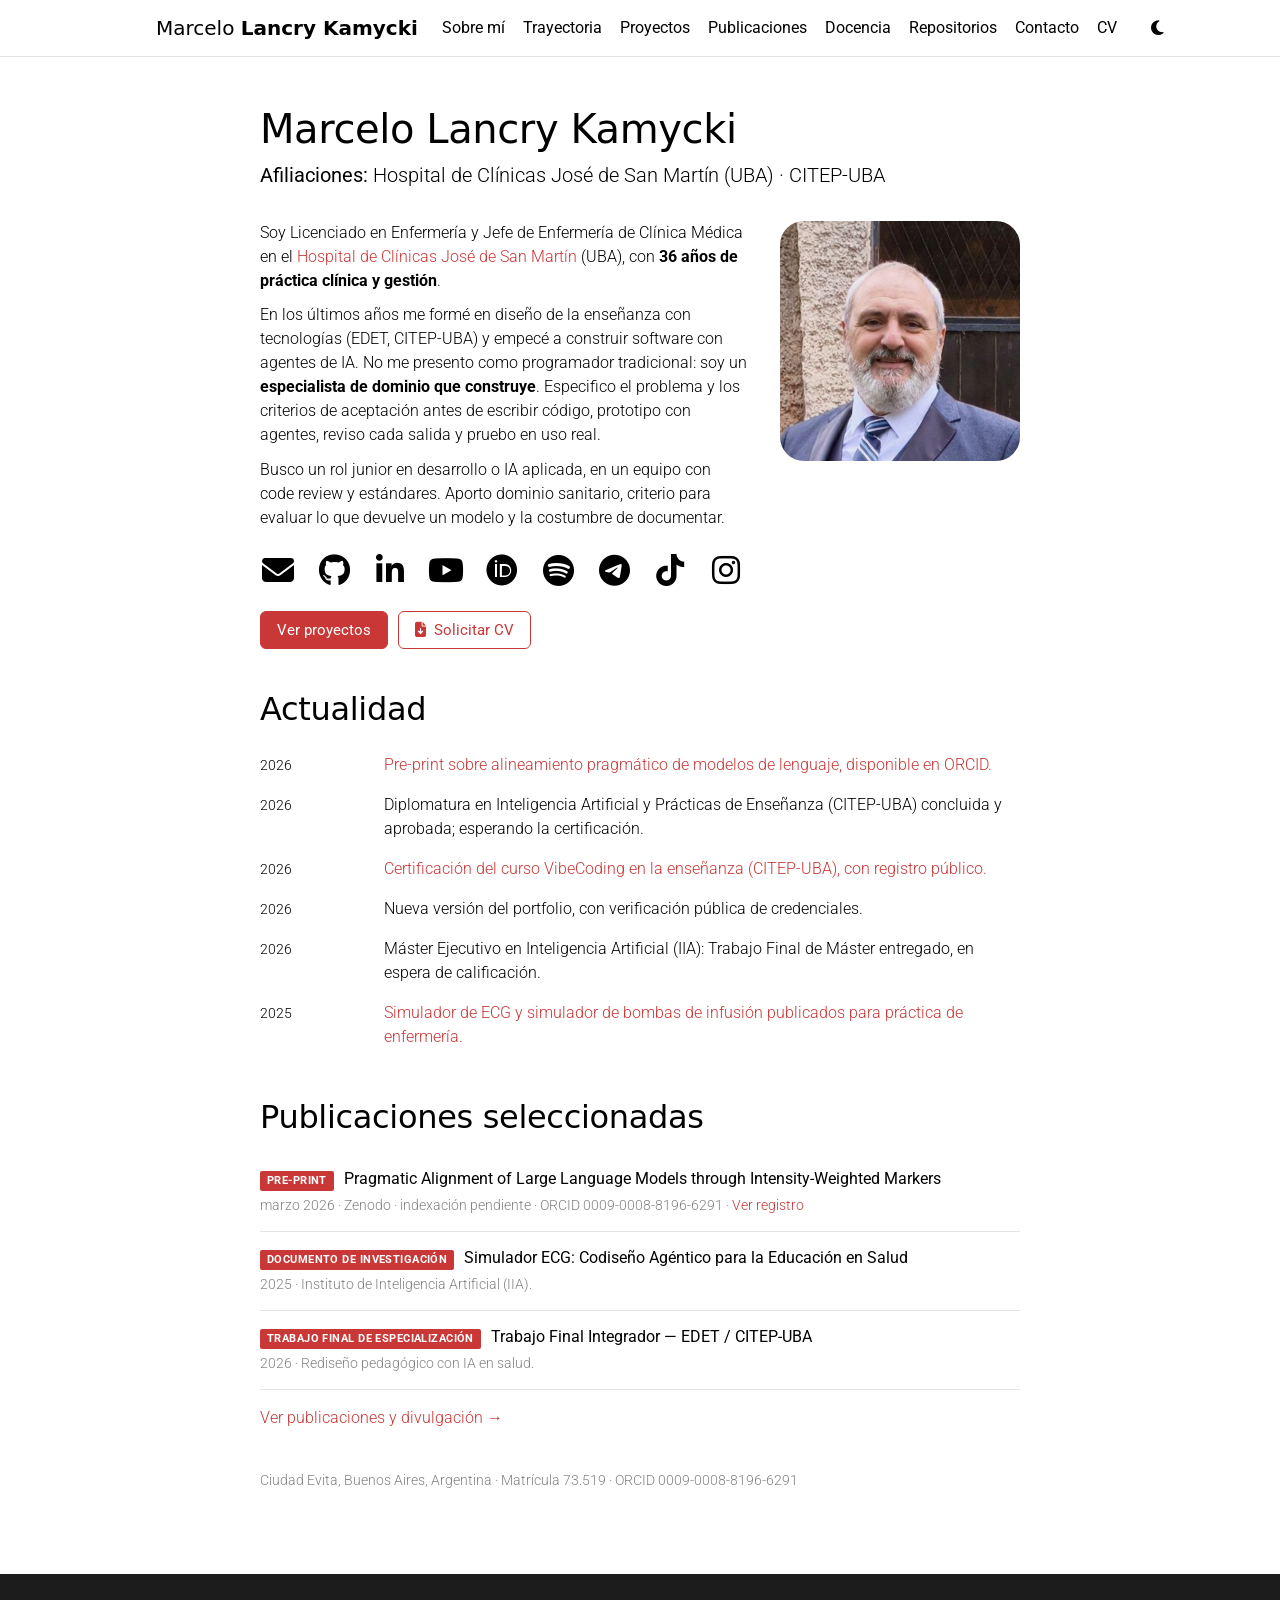
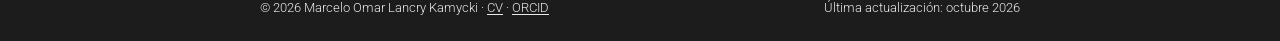
<file: index.html>
<!DOCTYPE html>
<html lang="es" data-theme="light">
  <head>
    <meta charset="UTF-8" />
    <meta name="viewport" content="width=device-width, initial-scale=1.0" />
    
    <meta name="description" content="Marcelo Omar Lancry Kamycki: Licenciado en Enfermería, Jefe de Enfermería (UBA) y desarrollador asistido por IA. Herramientas para salud y educación." />
    <meta name="author" content="Marcelo Omar Lancry Kamycki" />
    <meta property="og:title" content="Marcelo Lancry Kamycki — LANKAMAR" />
    <meta property="og:description" content="Enfermería, gestión hospitalaria e inteligencia artificial aplicada a salud y educación." />
    <meta property="og:type" content="website" />

    <script>
      (function () {
        try {
          var t = localStorage.getItem("theme");
          var q = new URLSearchParams(location.search).get("theme");
          if (q === "dark" || q === "light") {
            t = q;
            localStorage.setItem("theme", q);
          }
          if (t === "dark" || t === "light") {
            document.documentElement.setAttribute("data-theme", t);
          }
        } catch (e) {}
      })();
    </script>

    <link rel="preconnect" href="https://fonts.googleapis.com" />
    <link rel="preconnect" href="https://fonts.gstatic.com" crossorigin />
    <link
      href="https://fonts.googleapis.com/css2?family=Roboto:wght@300;400;500;700&family=Roboto+Slab:wght@400;600;700&display=swap"
      rel="stylesheet"
    />
    <link
      rel="stylesheet"
      href="https://cdnjs.cloudflare.com/ajax/libs/font-awesome/6.5.2/css/all.min.css"
      integrity="sha512-SnH5WK+bZxgPHs44uWIX+LLJAJ9/2PkPKZ5QiAj6Ta86w+fsb2TkcmfRyVX3pBnMFcV7oQPJkl9QevSCWr3W6A=="
      crossorigin="anonymous"
      referrerpolicy="no-referrer"
    />
    <script type="module" crossorigin src="/assets/index-D-NNohj2.js"></script>
    <link rel="stylesheet" crossorigin href="/assets/index-DfGlC-lY.css">
  <!-- SEO:PAGINA — generado desde seo.js -->
    <title>LANKAMAR | Marcelo Lancry Kamycki — Desarrollo e investigación</title>
    <meta name="description" content="LANKAMAR: sitio académico y de desarrollo de software de Marcelo Lancry Kamycki. Proyectos de IA en salud, simulación clínica y educación superior." />
    <link rel="canonical" href="https://lankamar.github.io/" />
    <meta property="og:title" content="LANKAMAR | Marcelo Lancry Kamycki — Desarrollo e investigación" />
    <meta property="og:description" content="LANKAMAR: sitio académico y de desarrollo de software de Marcelo Lancry Kamycki. Proyectos de IA en salud, simulación clínica y educación superior." />
    <meta property="og:type" content="website" />
    <meta property="og:url" content="https://lankamar.github.io/" />
    <meta property="og:image" content="https://lankamar.github.io/og-image.png" />
    <meta property="og:image:width" content="1200" />
    <meta property="og:image:height" content="630" />
    <meta property="og:image:alt" content="Marcelo Lancry Kamycki — LANKAMAR: proyectos y herramientas digitales" />
    <meta name="twitter:card" content="summary_large_image" />
    <meta name="twitter:title" content="LANKAMAR | Marcelo Lancry Kamycki — Desarrollo e investigación" />
    <meta name="twitter:description" content="LANKAMAR: sitio académico y de desarrollo de software de Marcelo Lancry Kamycki. Proyectos de IA en salud, simulación clínica y educación superior." />
    <meta name="twitter:image" content="https://lankamar.github.io/og-image.png" />
    <script type="application/ld+json">{"@context":"https://schema.org","@type":"Person","name":"Marcelo Omar Lancry Kamycki","alternateName":"LANKAMAR","url":"https://lankamar.github.io/","image":"https://lankamar.github.io/retrato-portada.jpg","jobTitle":"Licenciado en Enfermería y Jefe de Enfermería","worksFor":{"@type":"Organization","name":"Hospital de Clínicas José de San Martín (UBA)"},"affiliation":[{"@type":"Organization","name":"CITEP-UBA"},{"@type":"Organization","name":"Universidad de Buenos Aires"}],"sameAs":["https://www.linkedin.com/in/lankamar","https://github.com/lankamar","https://orcid.org/0009-0008-8196-6291","https://scholar.google.com/citations?user=ERLQOWcAAAAJ&hl=es","https://www.credly.com/users/marcelo-omar-lancry-kamycki"]}</script>
    <!-- /SEO:PAGINA -->

</head>
  <body>
    <div id="root"></div>
  </body>
</html>
</file>
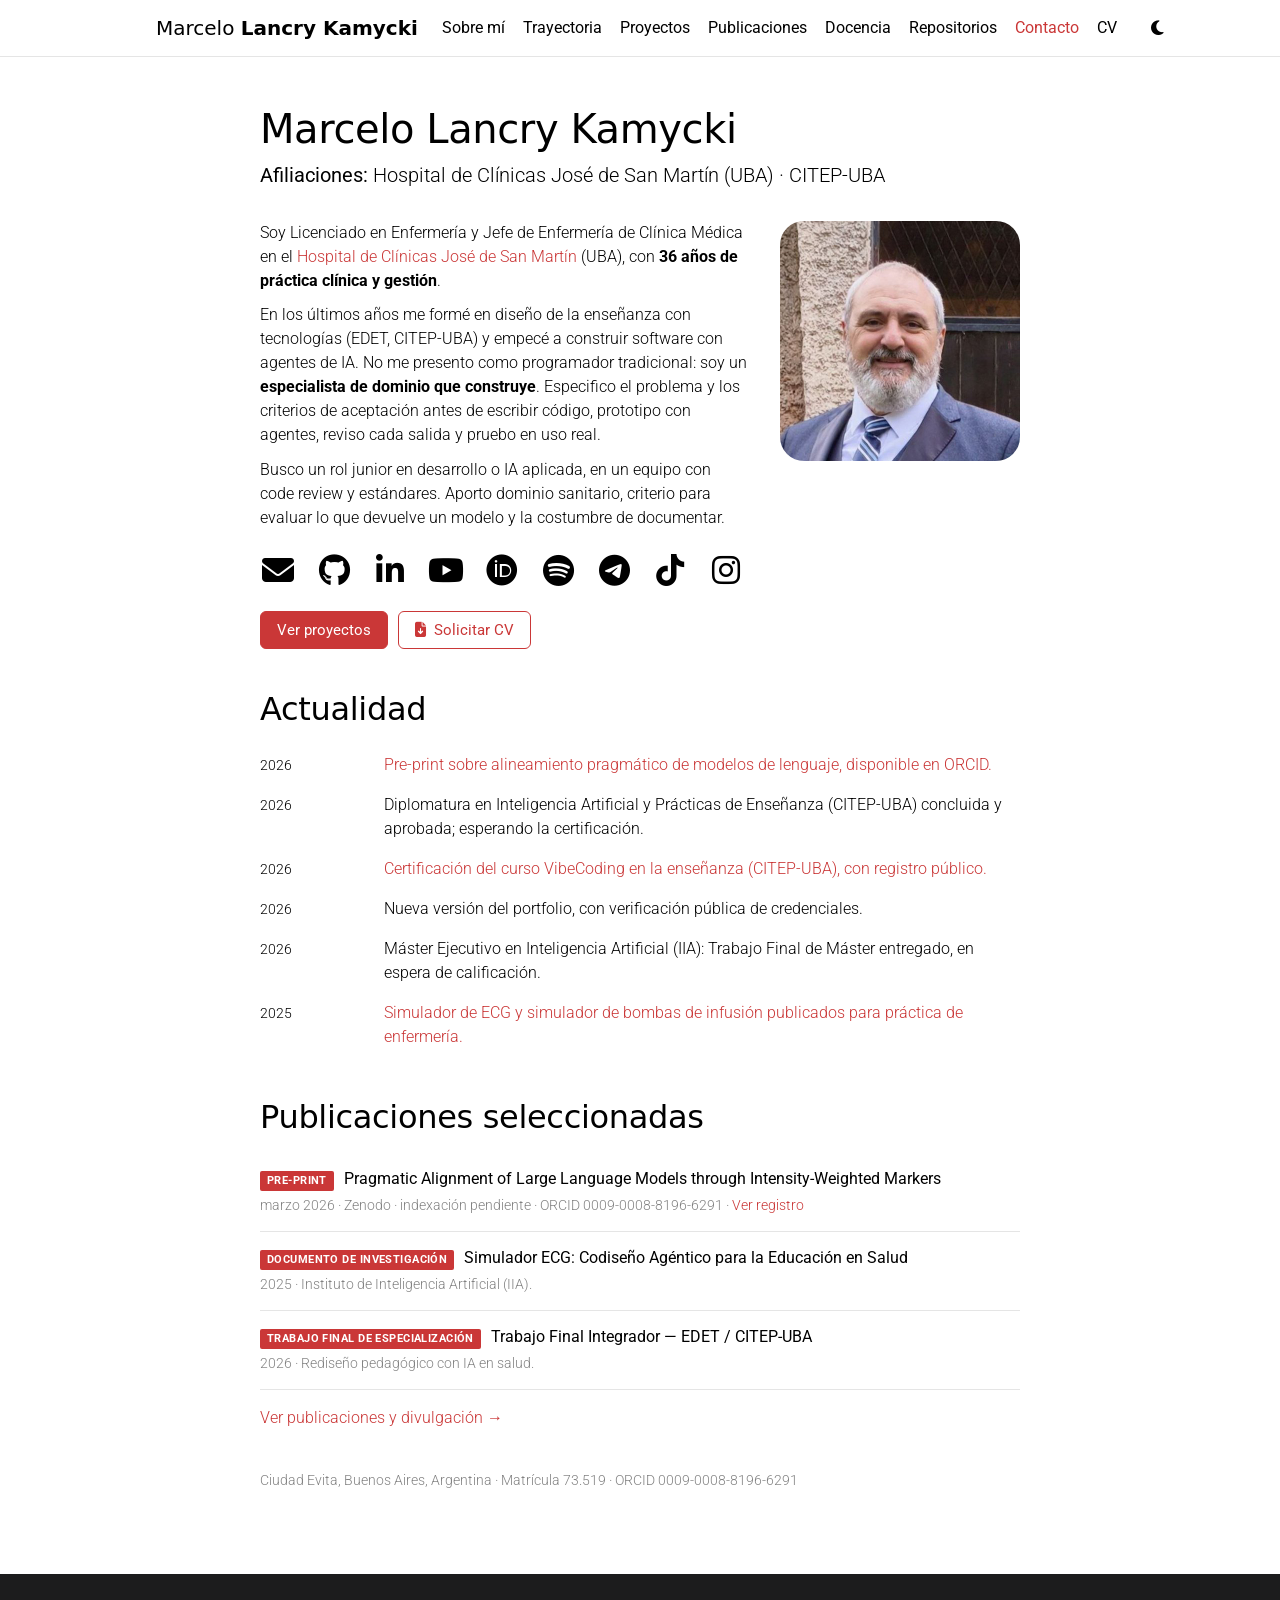
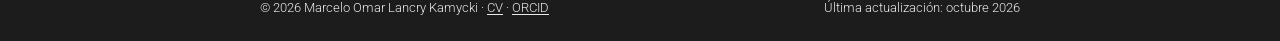
<file: contacto/index.html>
<!DOCTYPE html>
<html lang="es" data-theme="light">
  <head>
    <meta charset="UTF-8" />
    <meta name="viewport" content="width=device-width, initial-scale=1.0" />
    
    <meta name="description" content="Marcelo Omar Lancry Kamycki: Licenciado en Enfermería, Jefe de Enfermería (UBA) y desarrollador asistido por IA. Herramientas para salud y educación." />
    <meta name="author" content="Marcelo Omar Lancry Kamycki" />
    <meta property="og:title" content="Marcelo Lancry Kamycki — LANKAMAR" />
    <meta property="og:description" content="Enfermería, gestión hospitalaria e inteligencia artificial aplicada a salud y educación." />
    <meta property="og:type" content="website" />

    <script>
      (function () {
        try {
          var t = localStorage.getItem("theme");
          var q = new URLSearchParams(location.search).get("theme");
          if (q === "dark" || q === "light") {
            t = q;
            localStorage.setItem("theme", q);
          }
          if (t === "dark" || t === "light") {
            document.documentElement.setAttribute("data-theme", t);
          }
        } catch (e) {}
      })();
    </script>

    <link rel="preconnect" href="https://fonts.googleapis.com" />
    <link rel="preconnect" href="https://fonts.gstatic.com" crossorigin />
    <link
      href="https://fonts.googleapis.com/css2?family=Roboto:wght@300;400;500;700&family=Roboto+Slab:wght@400;600;700&display=swap"
      rel="stylesheet"
    />
    <link
      rel="stylesheet"
      href="https://cdnjs.cloudflare.com/ajax/libs/font-awesome/6.5.2/css/all.min.css"
      integrity="sha512-SnH5WK+bZxgPHs44uWIX+LLJAJ9/2PkPKZ5QiAj6Ta86w+fsb2TkcmfRyVX3pBnMFcV7oQPJkl9QevSCWr3W6A=="
      crossorigin="anonymous"
      referrerpolicy="no-referrer"
    />
    <script type="module" crossorigin src="/assets/index-D-NNohj2.js"></script>
    <link rel="stylesheet" crossorigin href="/assets/index-DfGlC-lY.css">
  <!-- SEO:PAGINA — generado desde seo.js -->
    <title>Contacto — Marcelo Lancry Kamycki</title>
    <meta name="description" content="Correo, perfiles profesionales y canales de contacto de Marcelo Lancry Kamycki." />
    <link rel="canonical" href="https://lankamar.github.io/contacto" />
    <meta property="og:title" content="Contacto — Marcelo Lancry Kamycki" />
    <meta property="og:description" content="Correo, perfiles profesionales y canales de contacto de Marcelo Lancry Kamycki." />
    <meta property="og:type" content="website" />
    <meta property="og:url" content="https://lankamar.github.io/contacto" />
    <meta property="og:image" content="https://lankamar.github.io/og-image.png" />
    <meta property="og:image:width" content="1200" />
    <meta property="og:image:height" content="630" />
    <meta property="og:image:alt" content="Marcelo Lancry Kamycki — LANKAMAR: proyectos y herramientas digitales" />
    <meta name="twitter:card" content="summary_large_image" />
    <meta name="twitter:title" content="Contacto — Marcelo Lancry Kamycki" />
    <meta name="twitter:description" content="Correo, perfiles profesionales y canales de contacto de Marcelo Lancry Kamycki." />
    <meta name="twitter:image" content="https://lankamar.github.io/og-image.png" />
    <script type="application/ld+json">{"@context":"https://schema.org","@type":"Person","name":"Marcelo Omar Lancry Kamycki","alternateName":"LANKAMAR","url":"https://lankamar.github.io/","image":"https://lankamar.github.io/retrato-portada.jpg","jobTitle":"Licenciado en Enfermería y Jefe de Enfermería","worksFor":{"@type":"Organization","name":"Hospital de Clínicas José de San Martín (UBA)"},"affiliation":[{"@type":"Organization","name":"CITEP-UBA"},{"@type":"Organization","name":"Universidad de Buenos Aires"}],"sameAs":["https://www.linkedin.com/in/lankamar","https://github.com/lankamar","https://orcid.org/0009-0008-8196-6291","https://scholar.google.com/citations?user=ERLQOWcAAAAJ&hl=es","https://www.credly.com/users/marcelo-omar-lancry-kamycki"]}</script>
    <!-- /SEO:PAGINA -->

</head>
  <body>
    <div id="root"></div>
  </body>
</html>
</file>
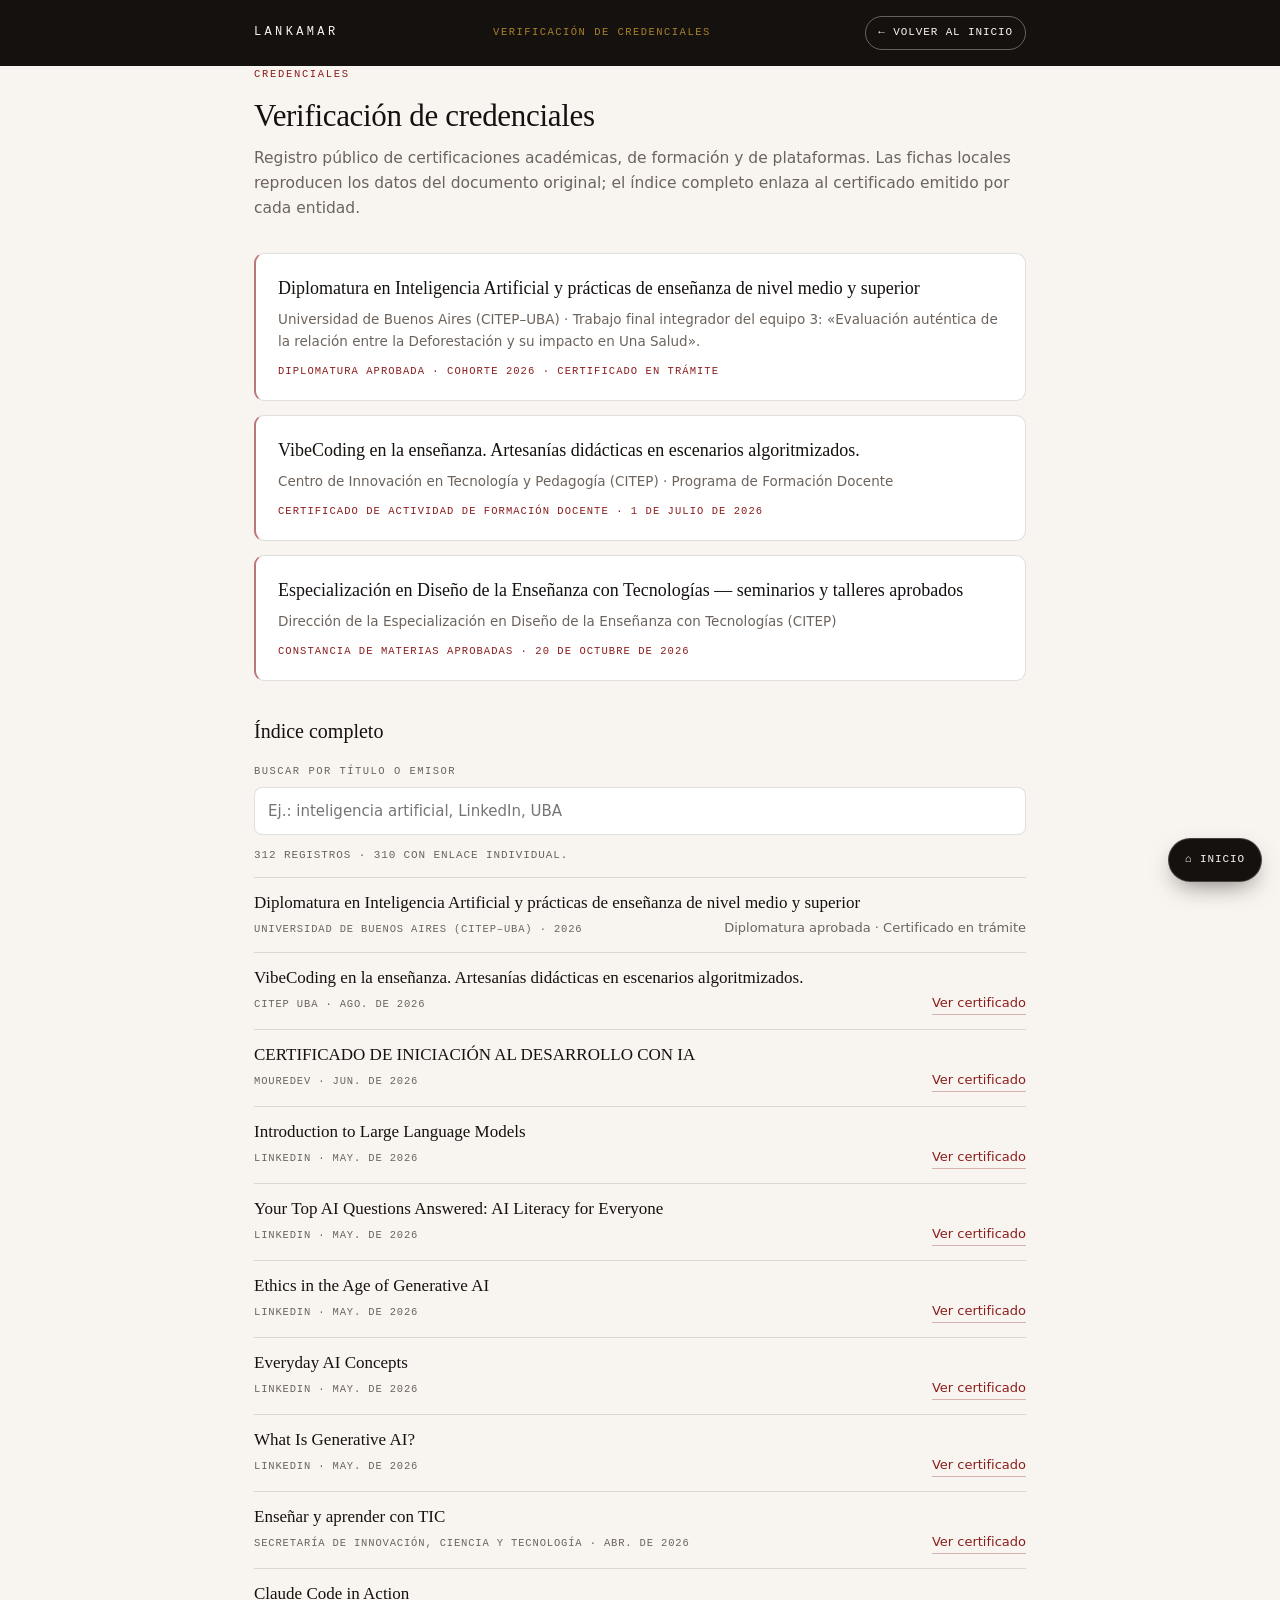
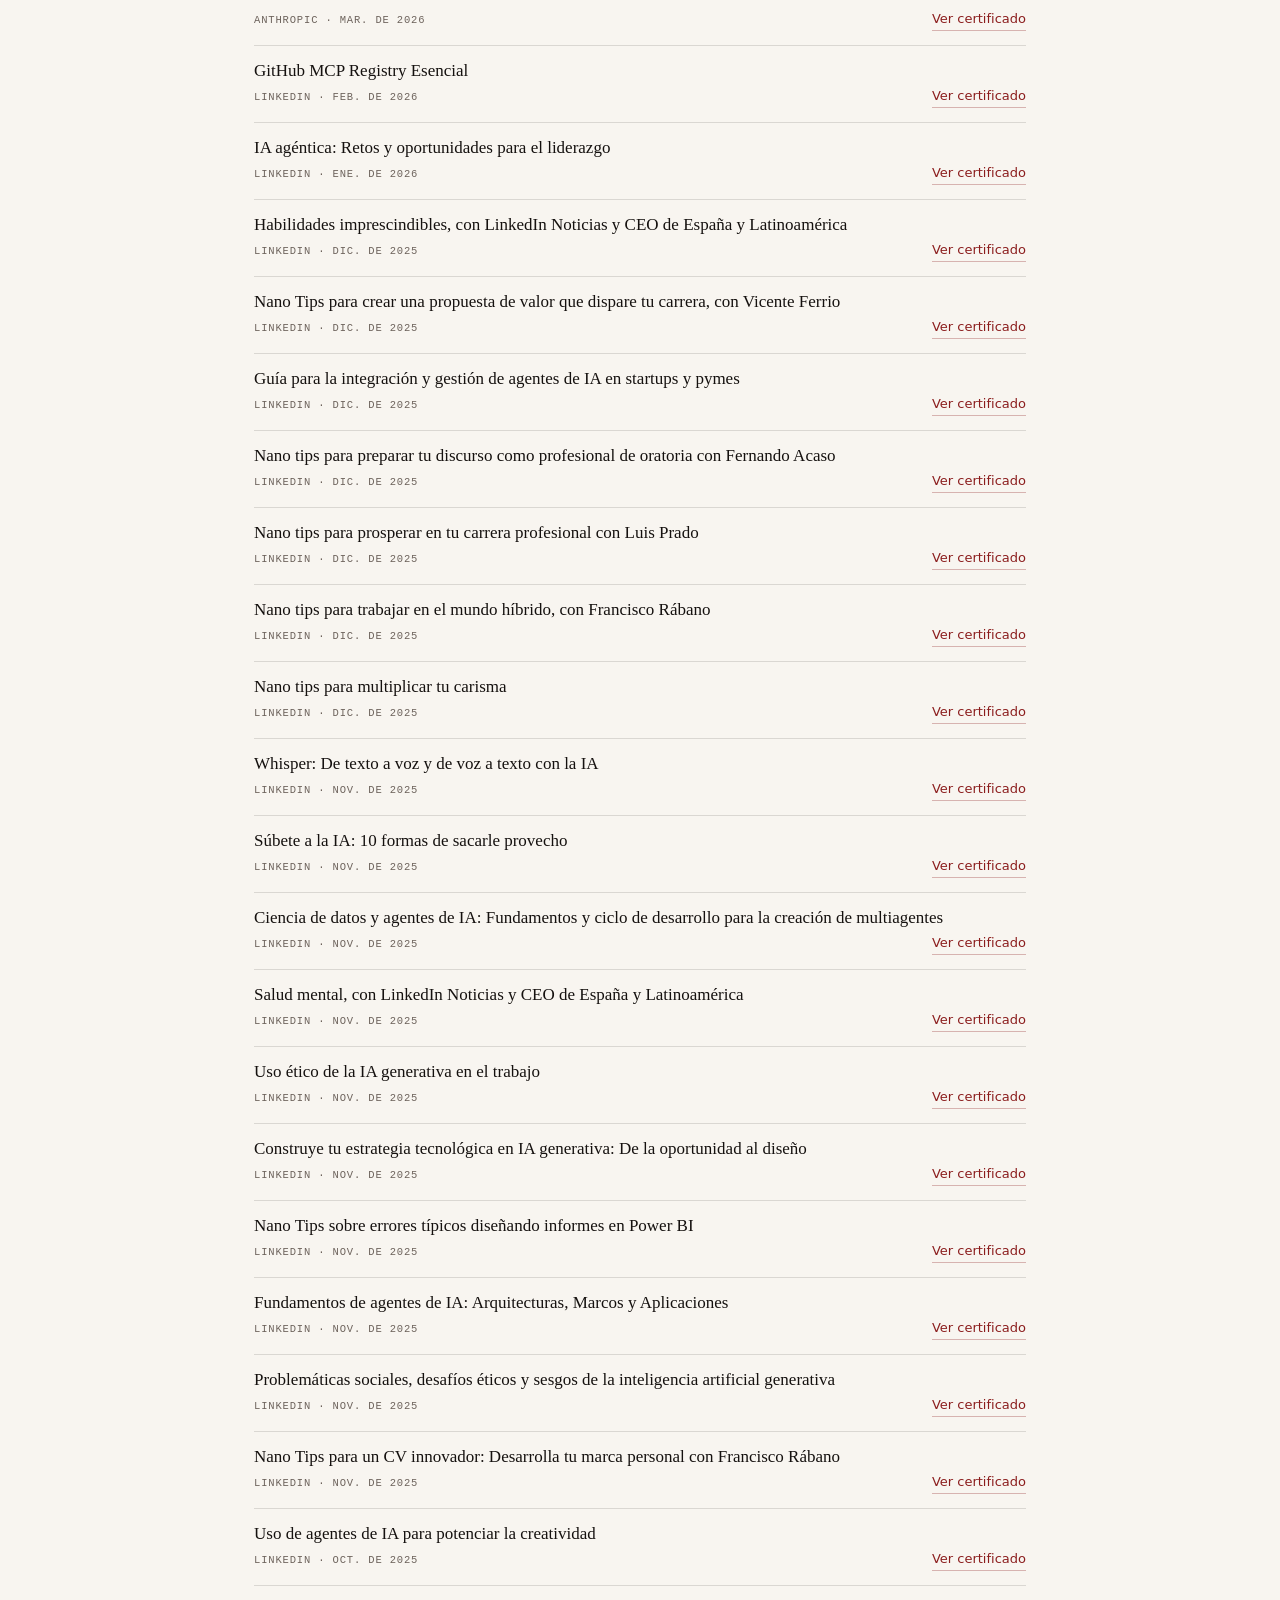
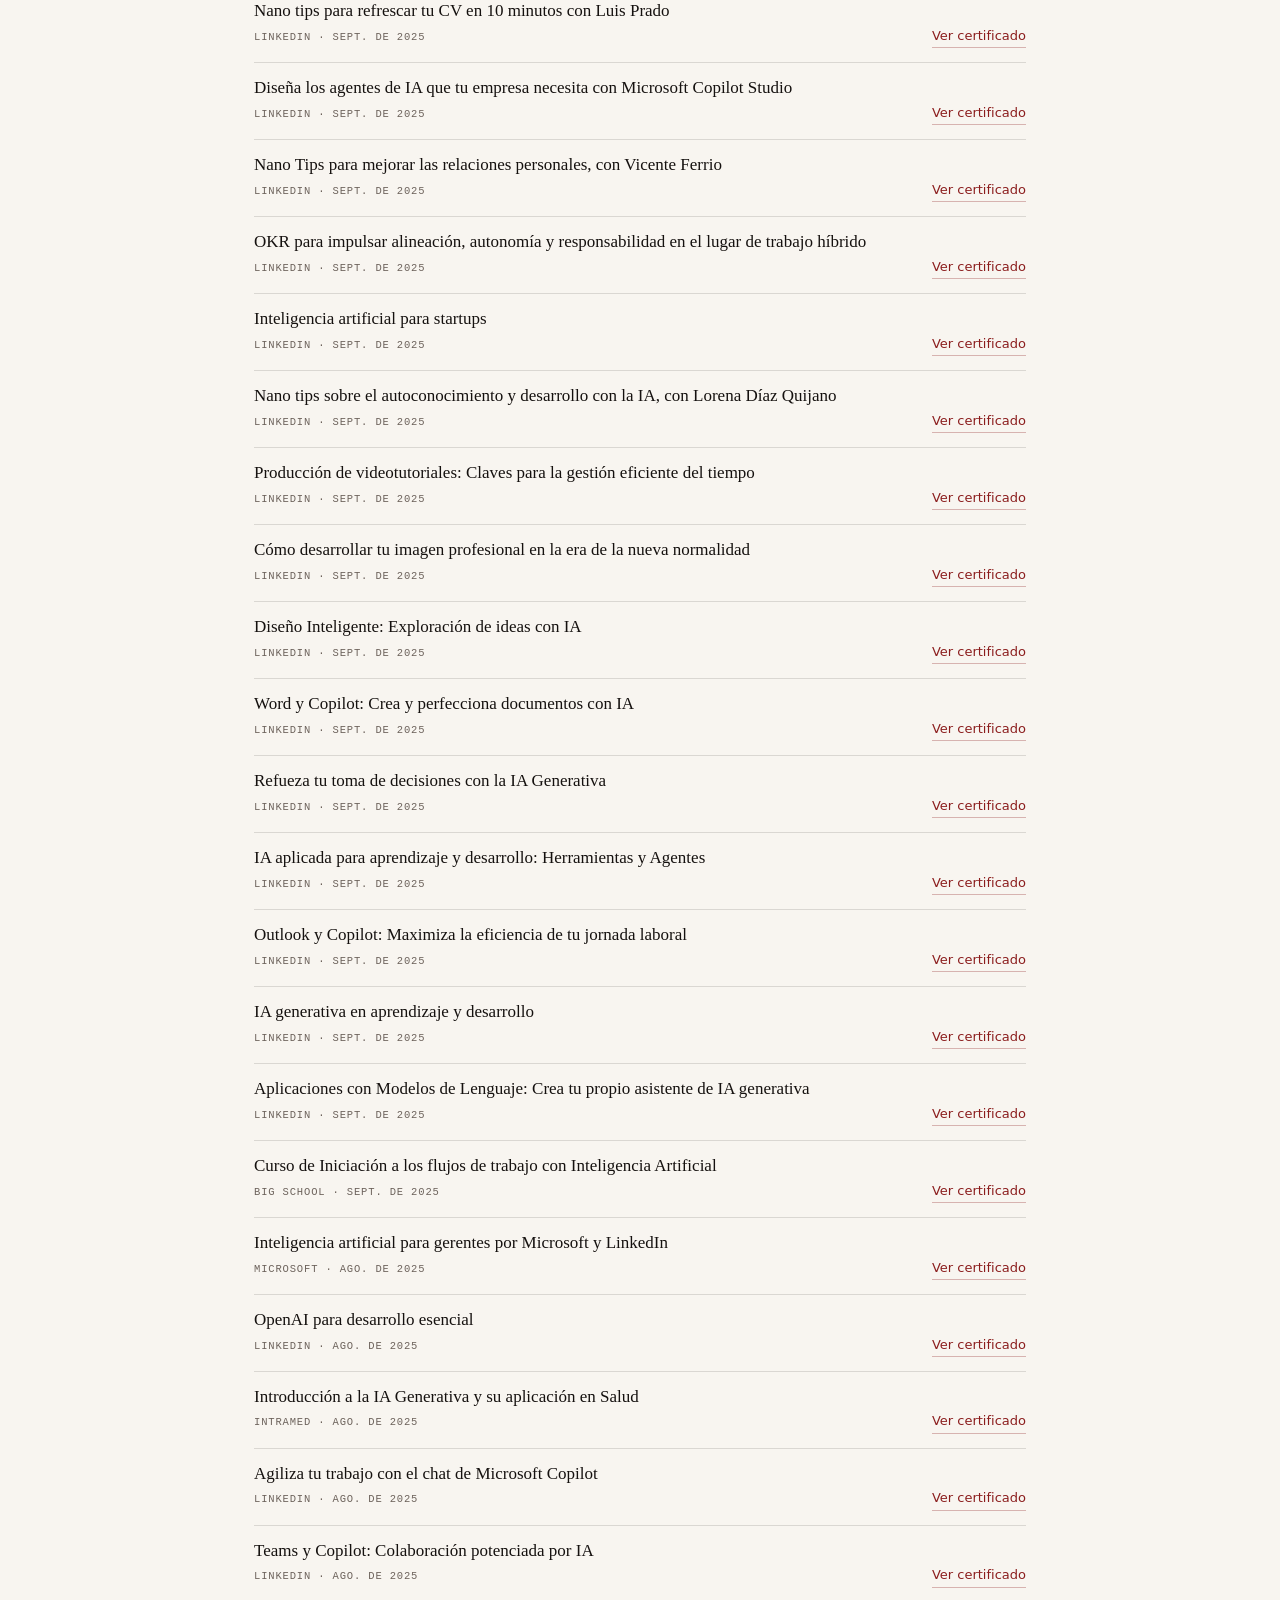
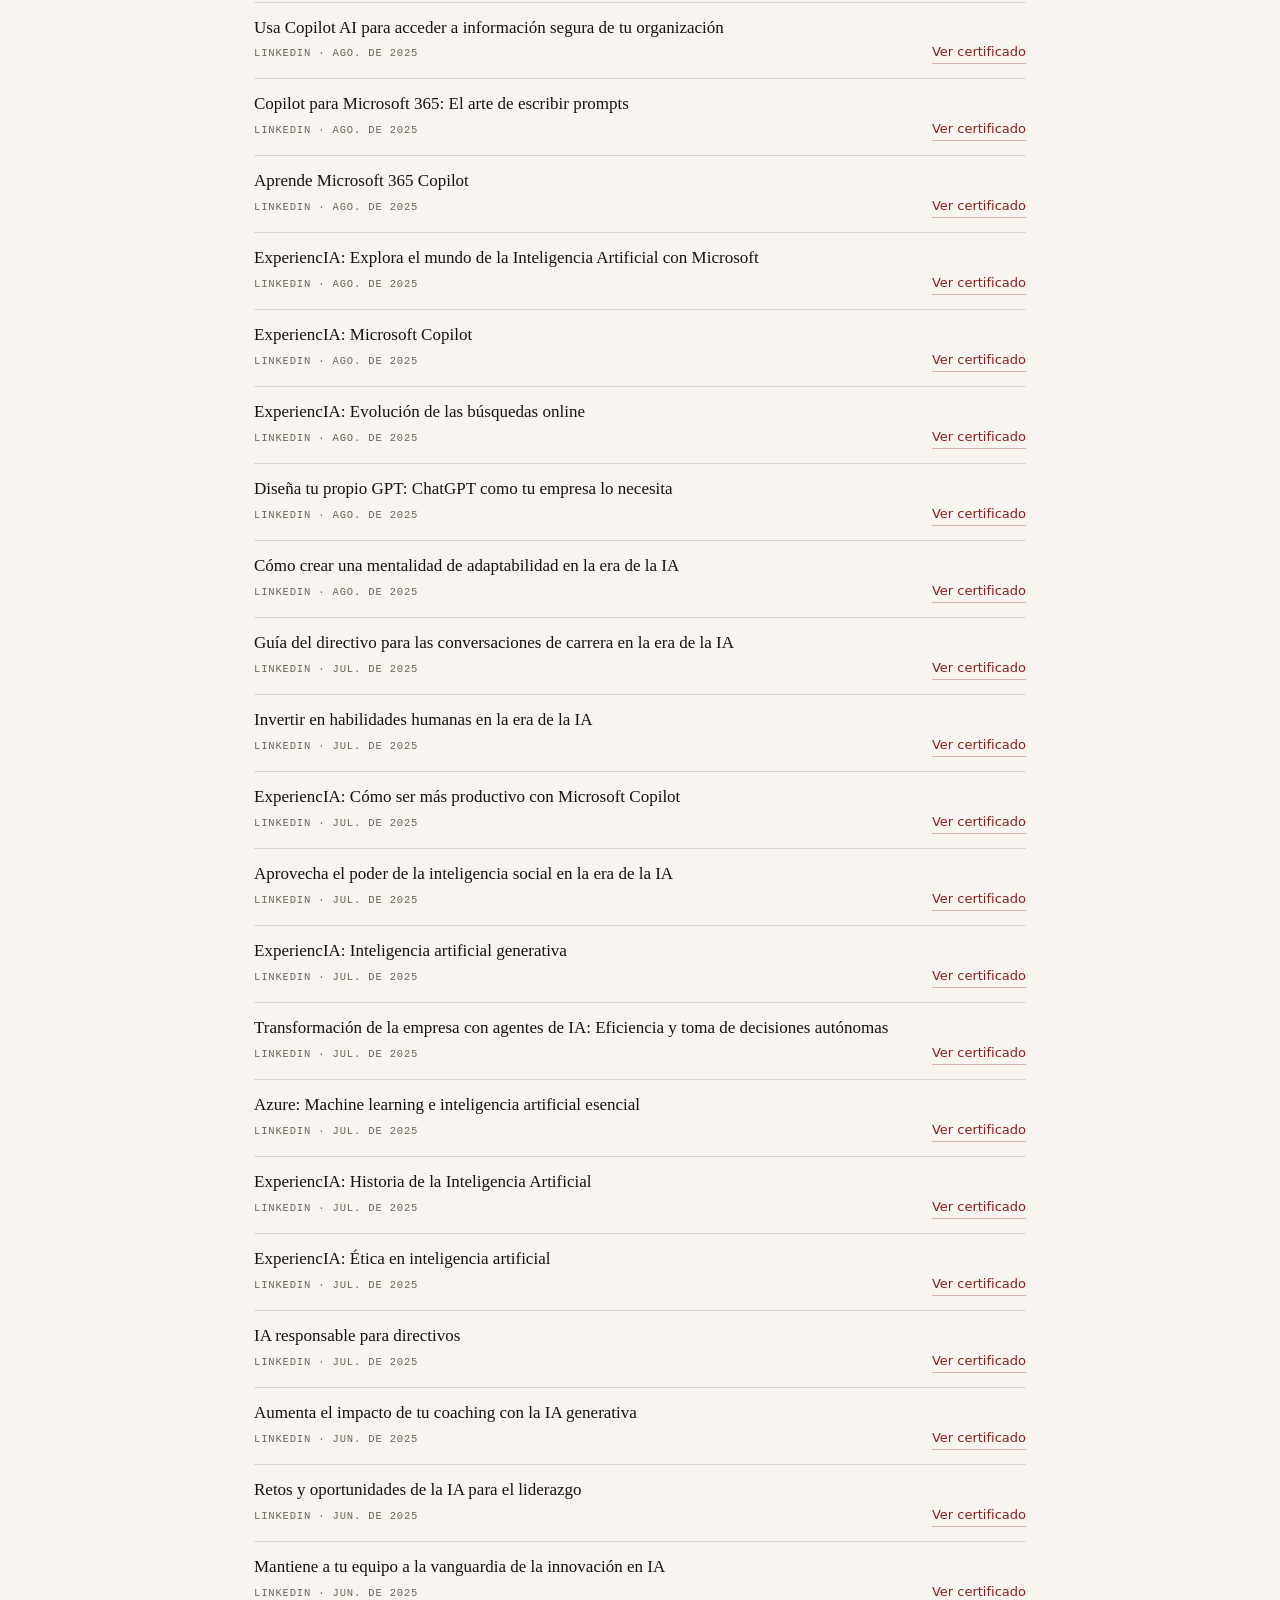
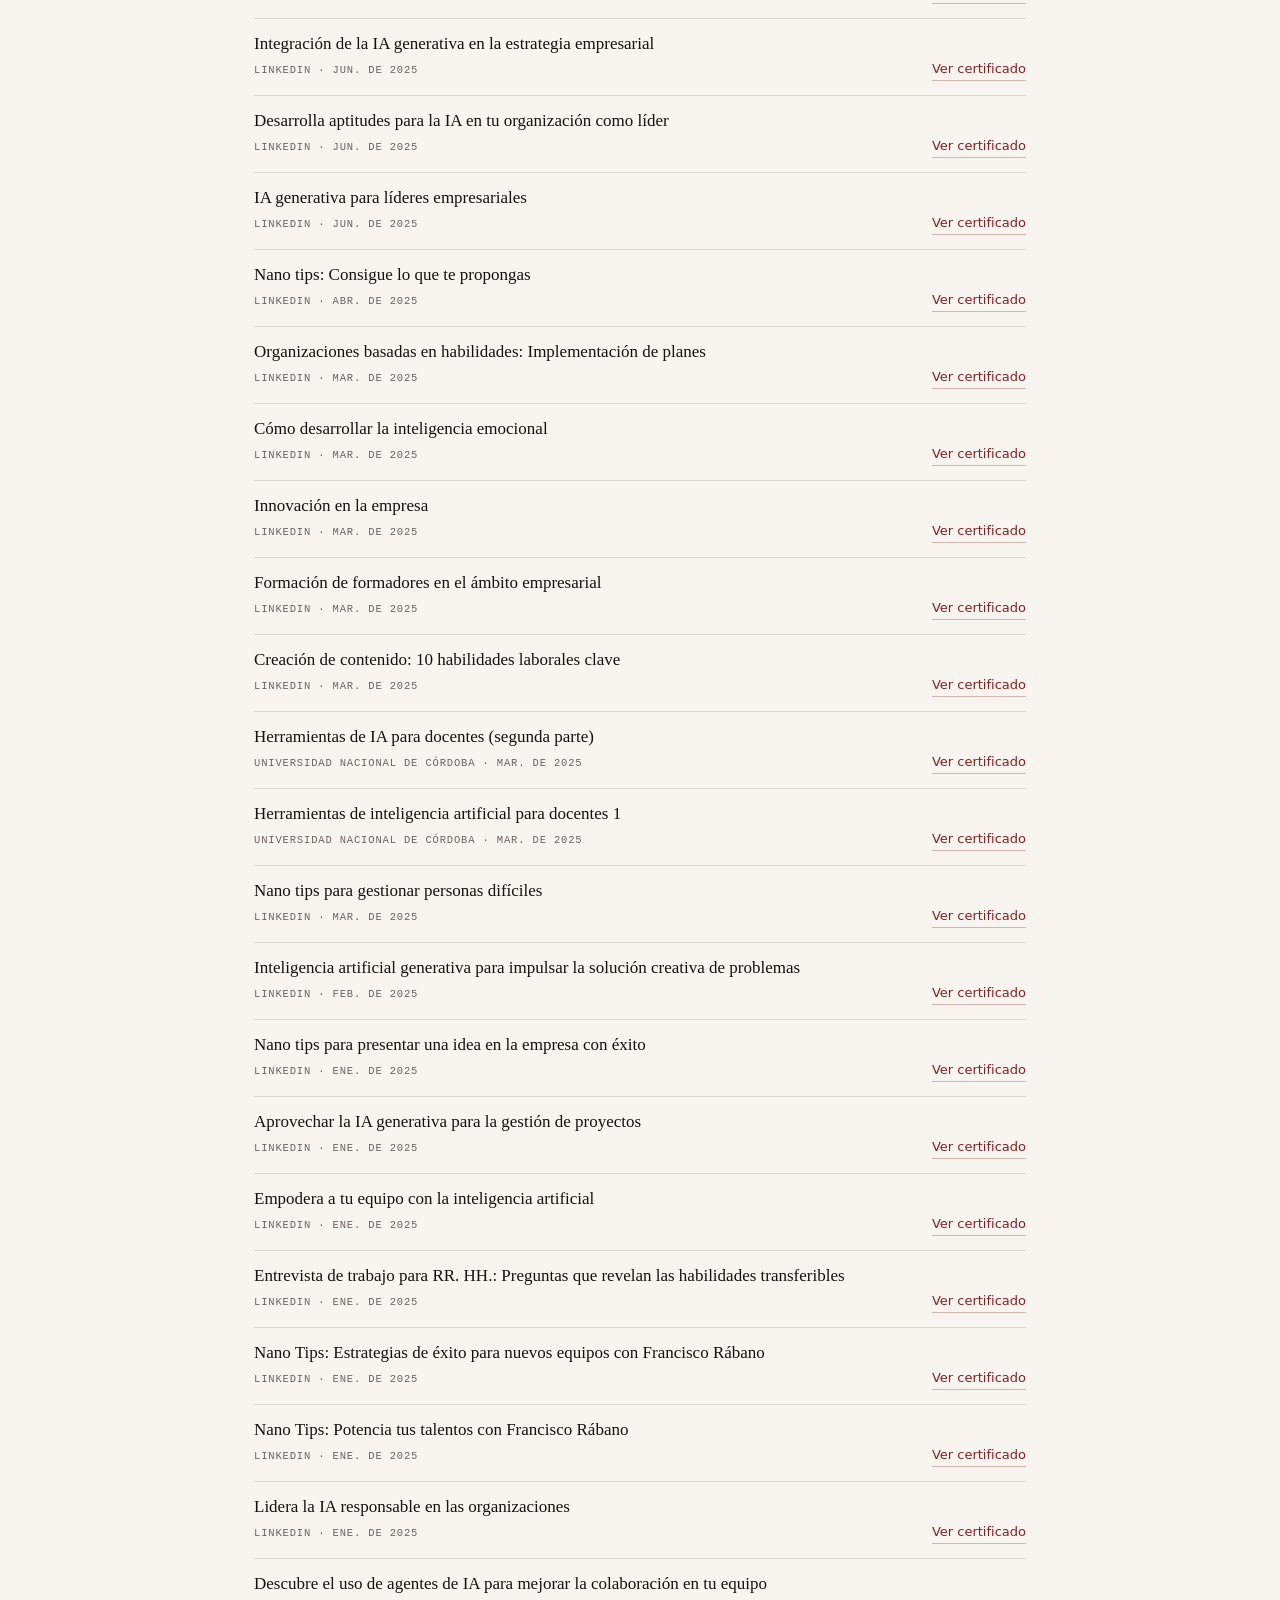
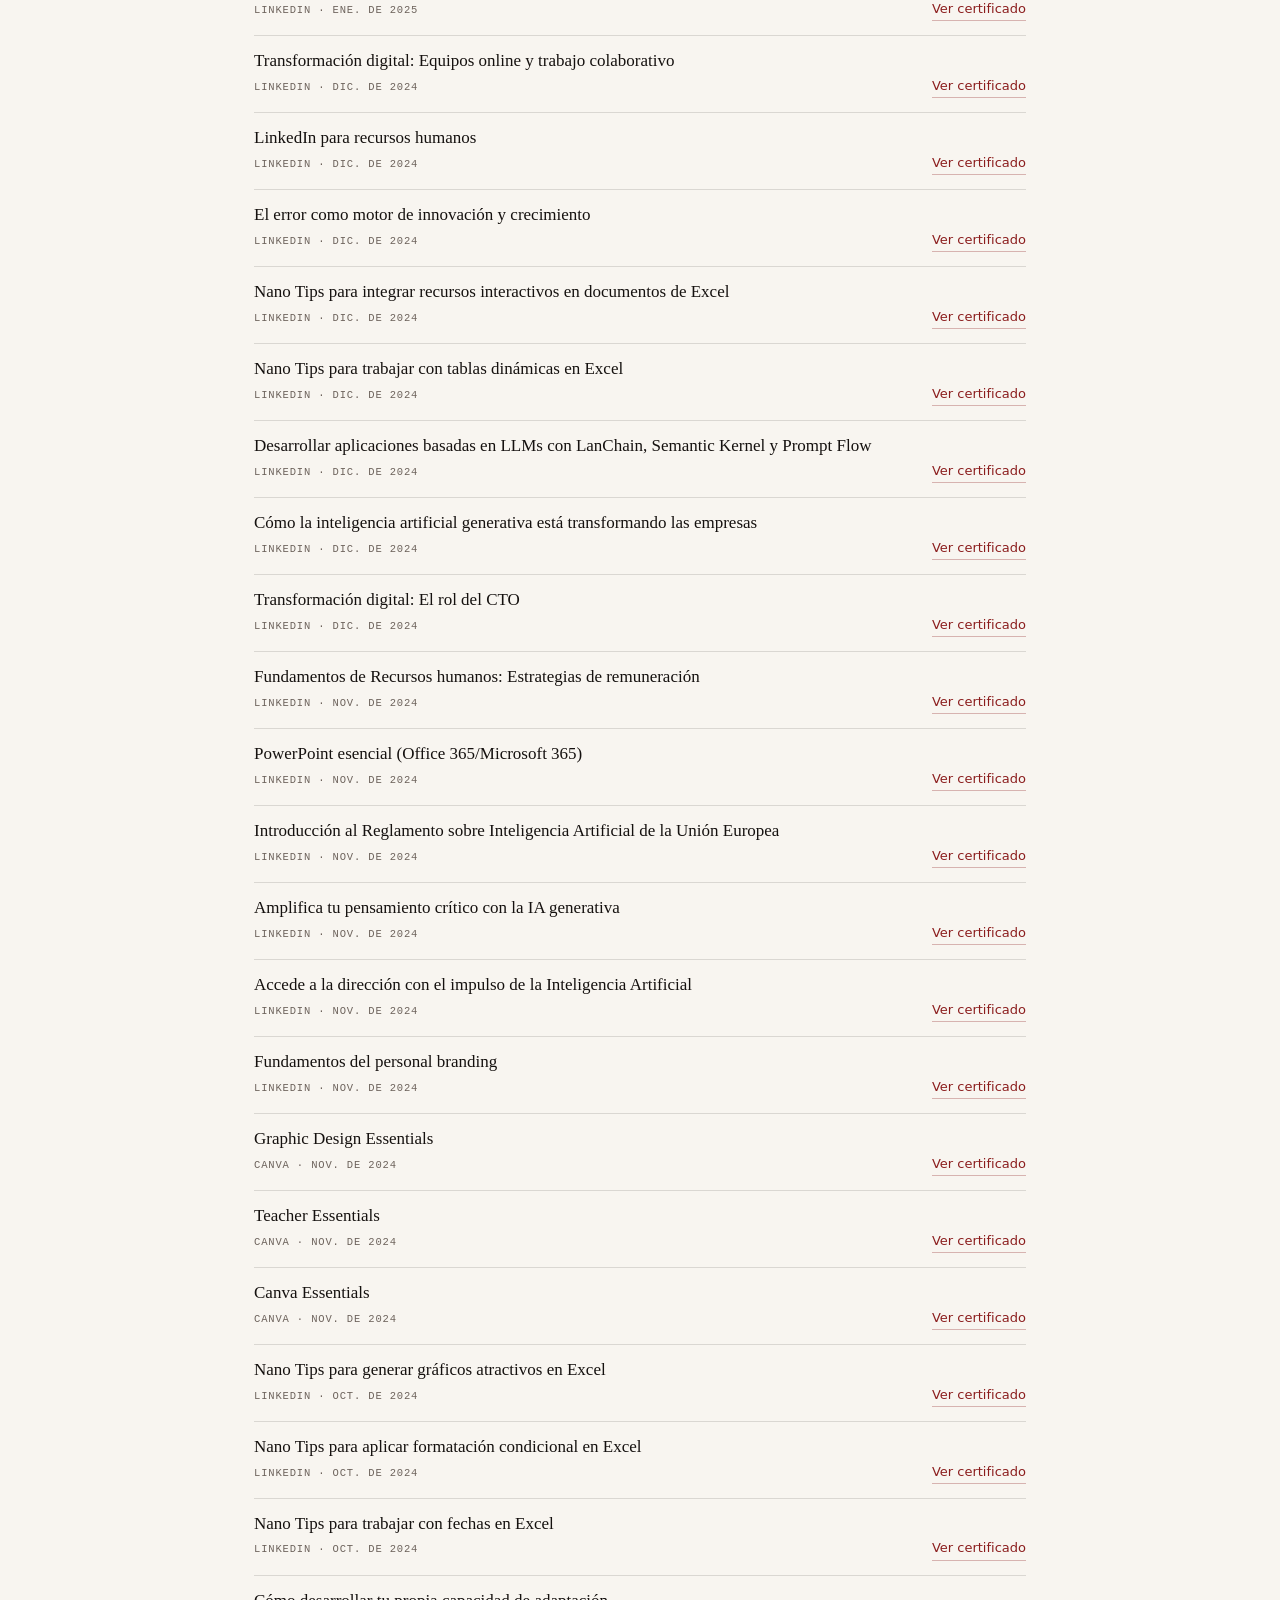
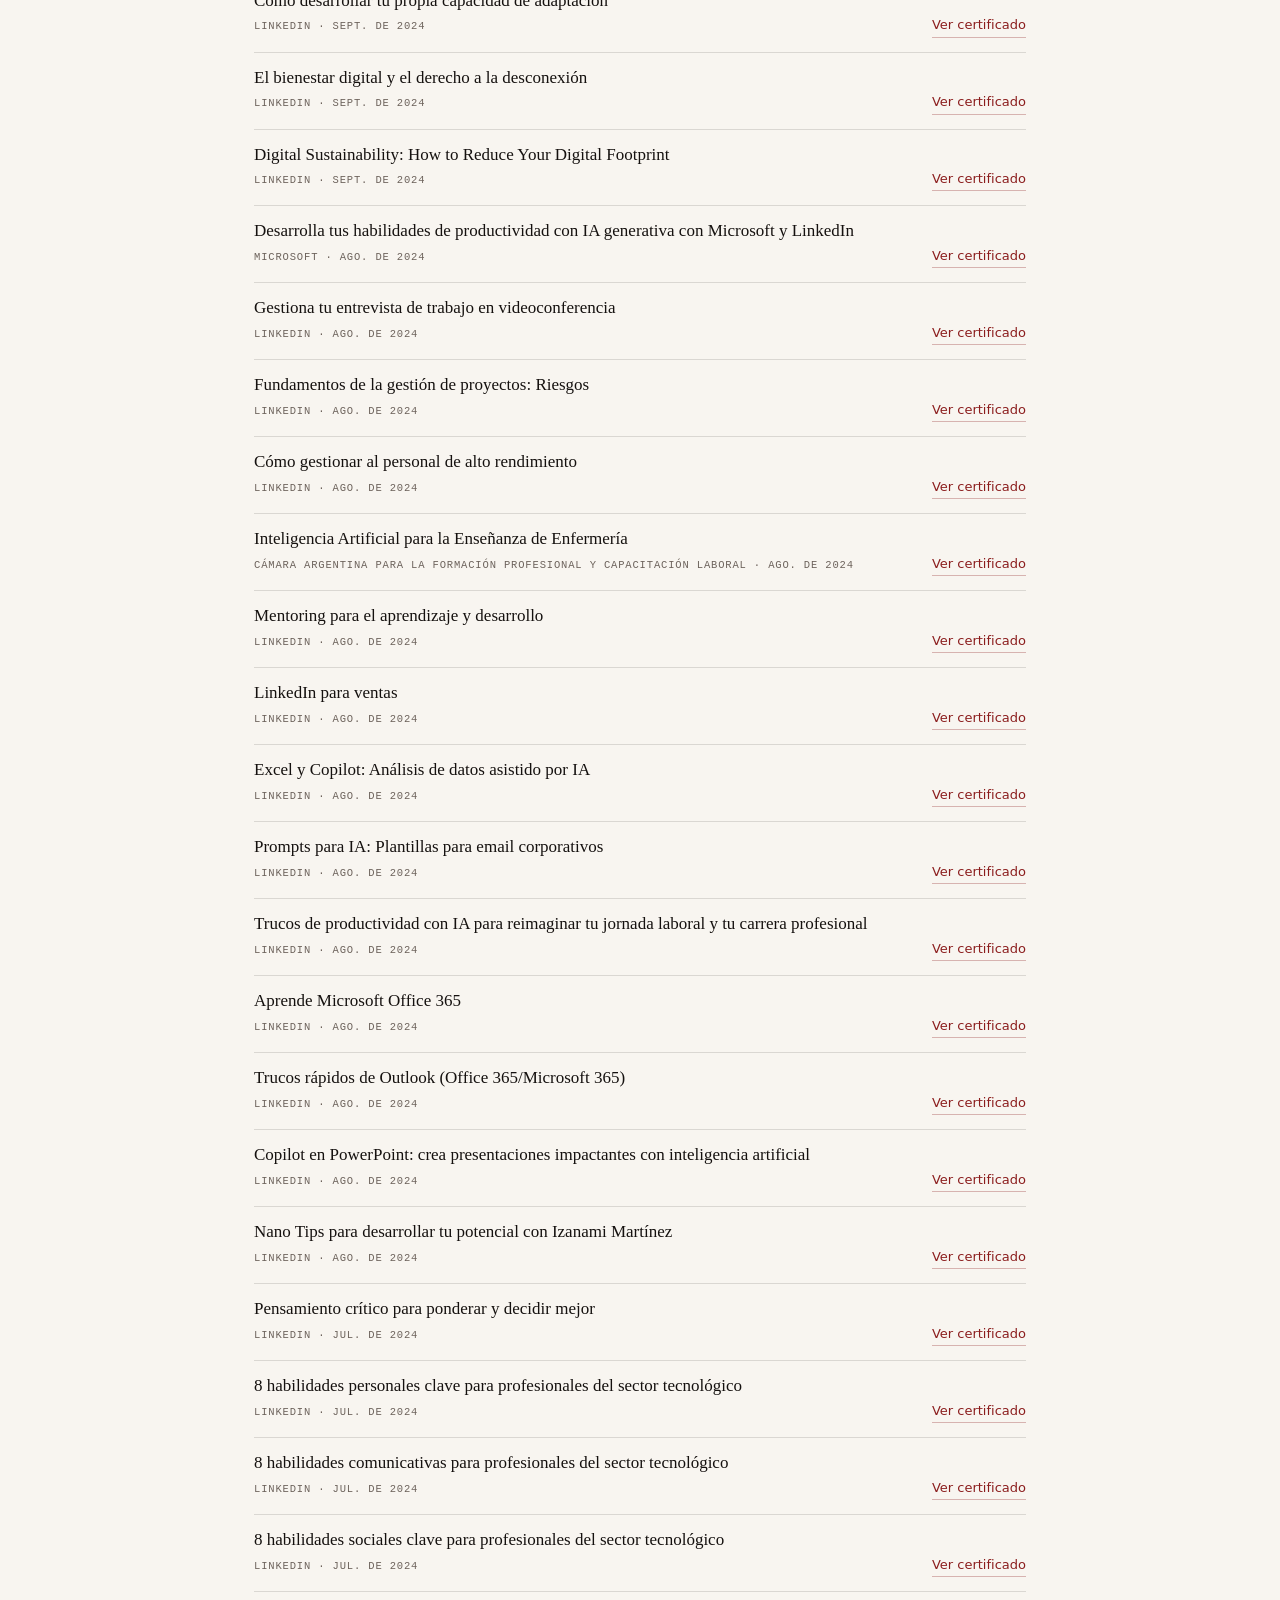
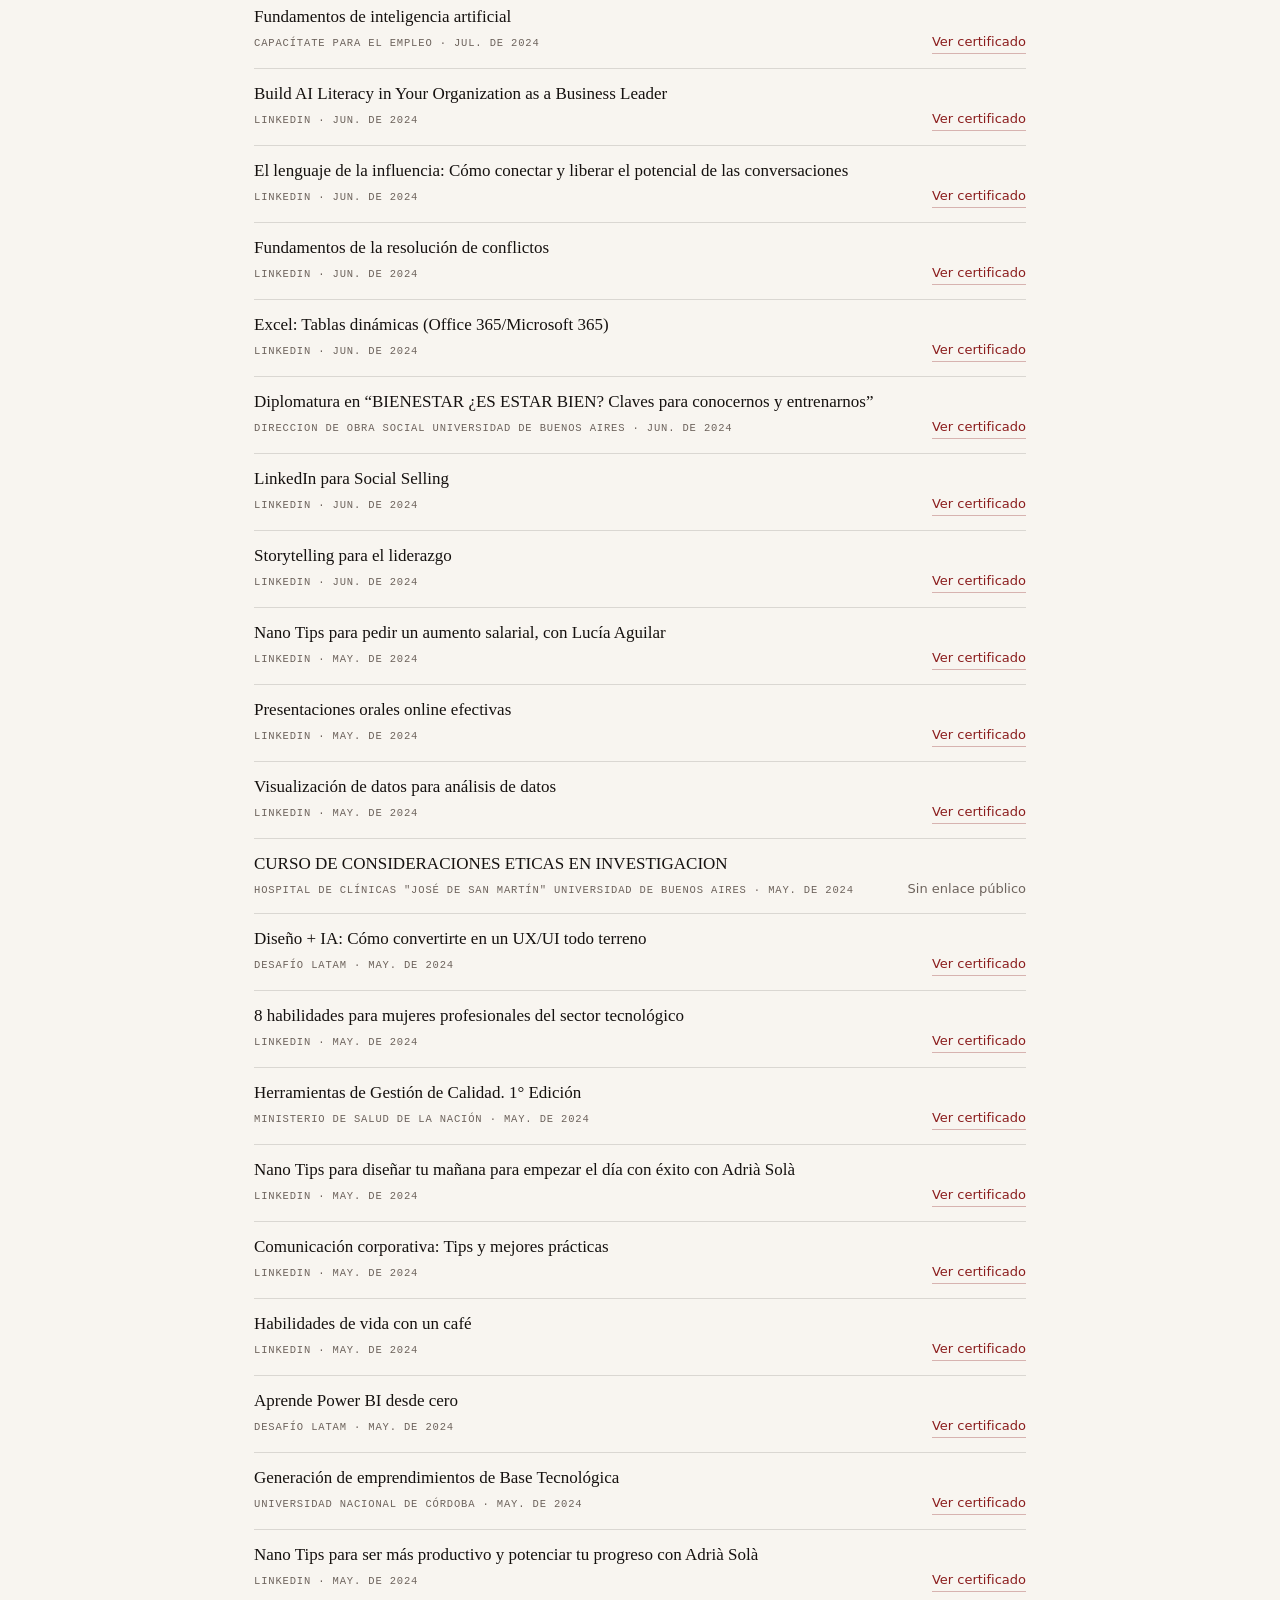
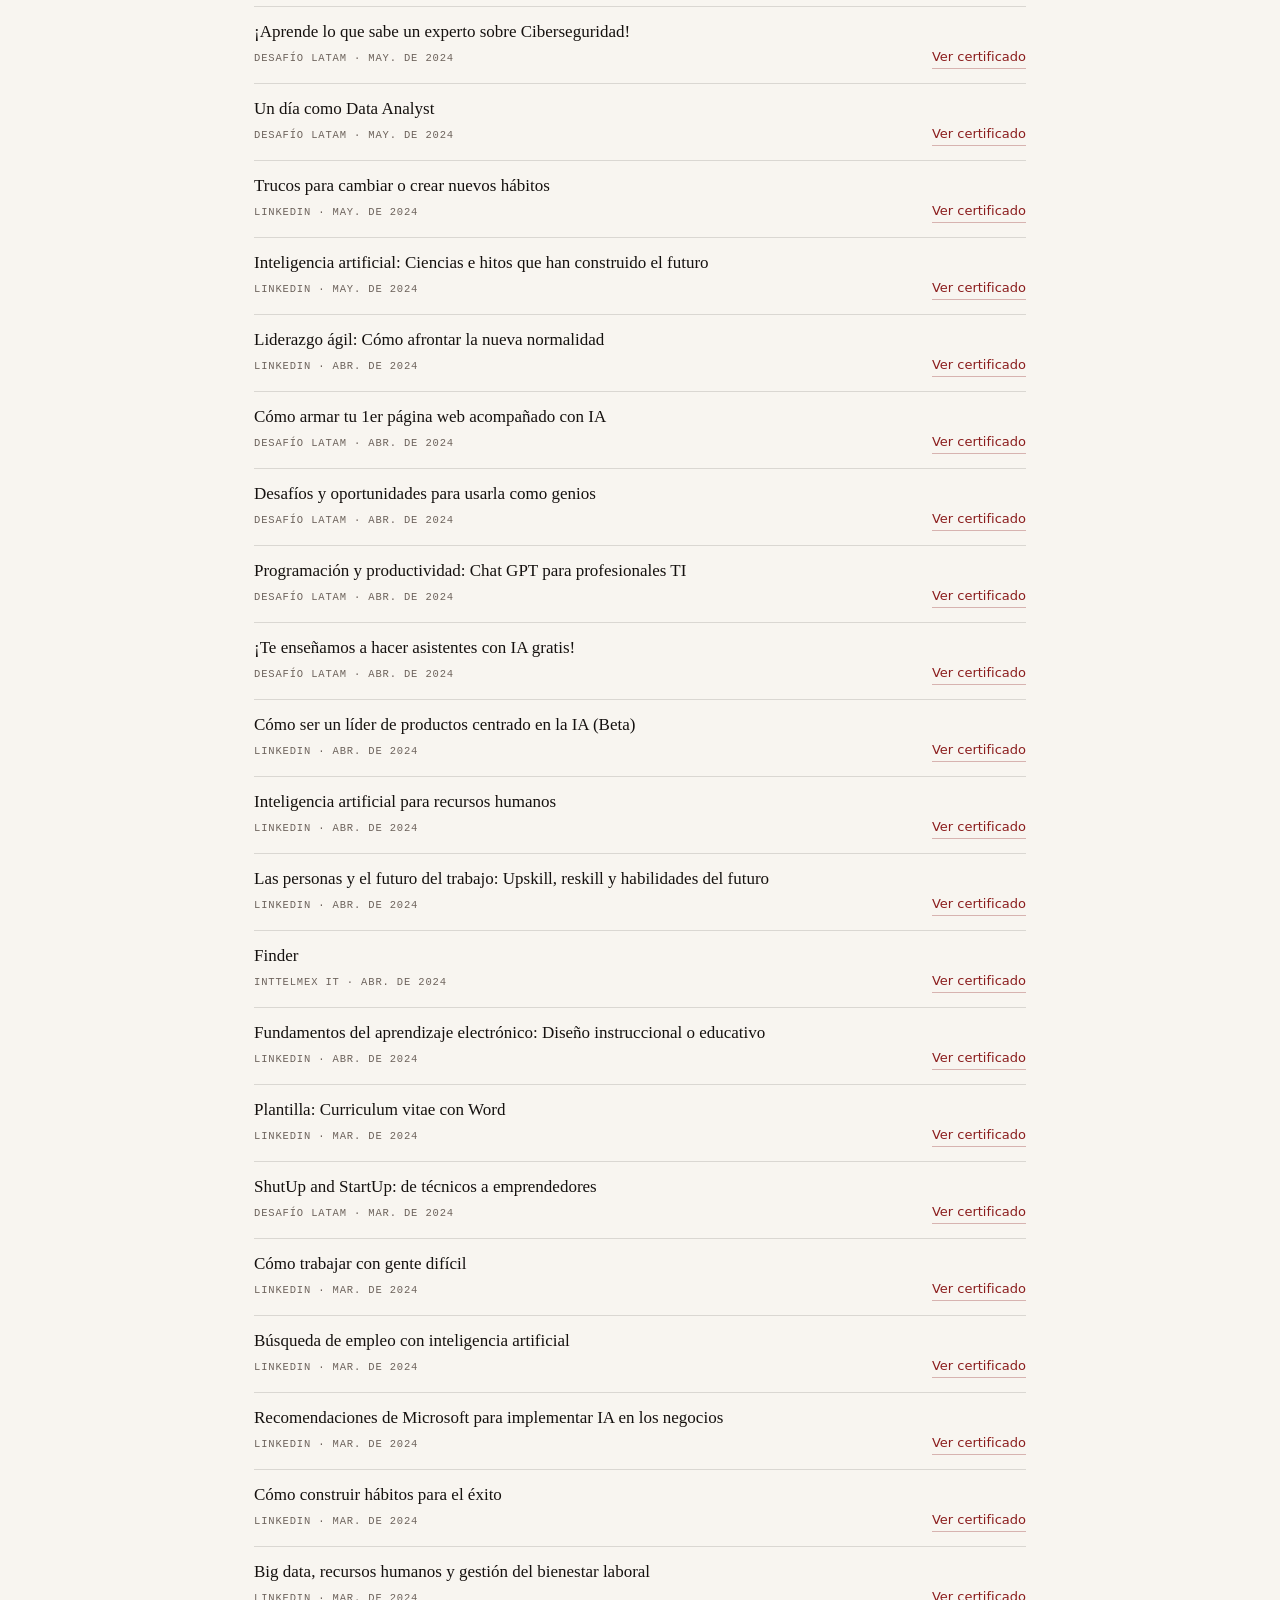
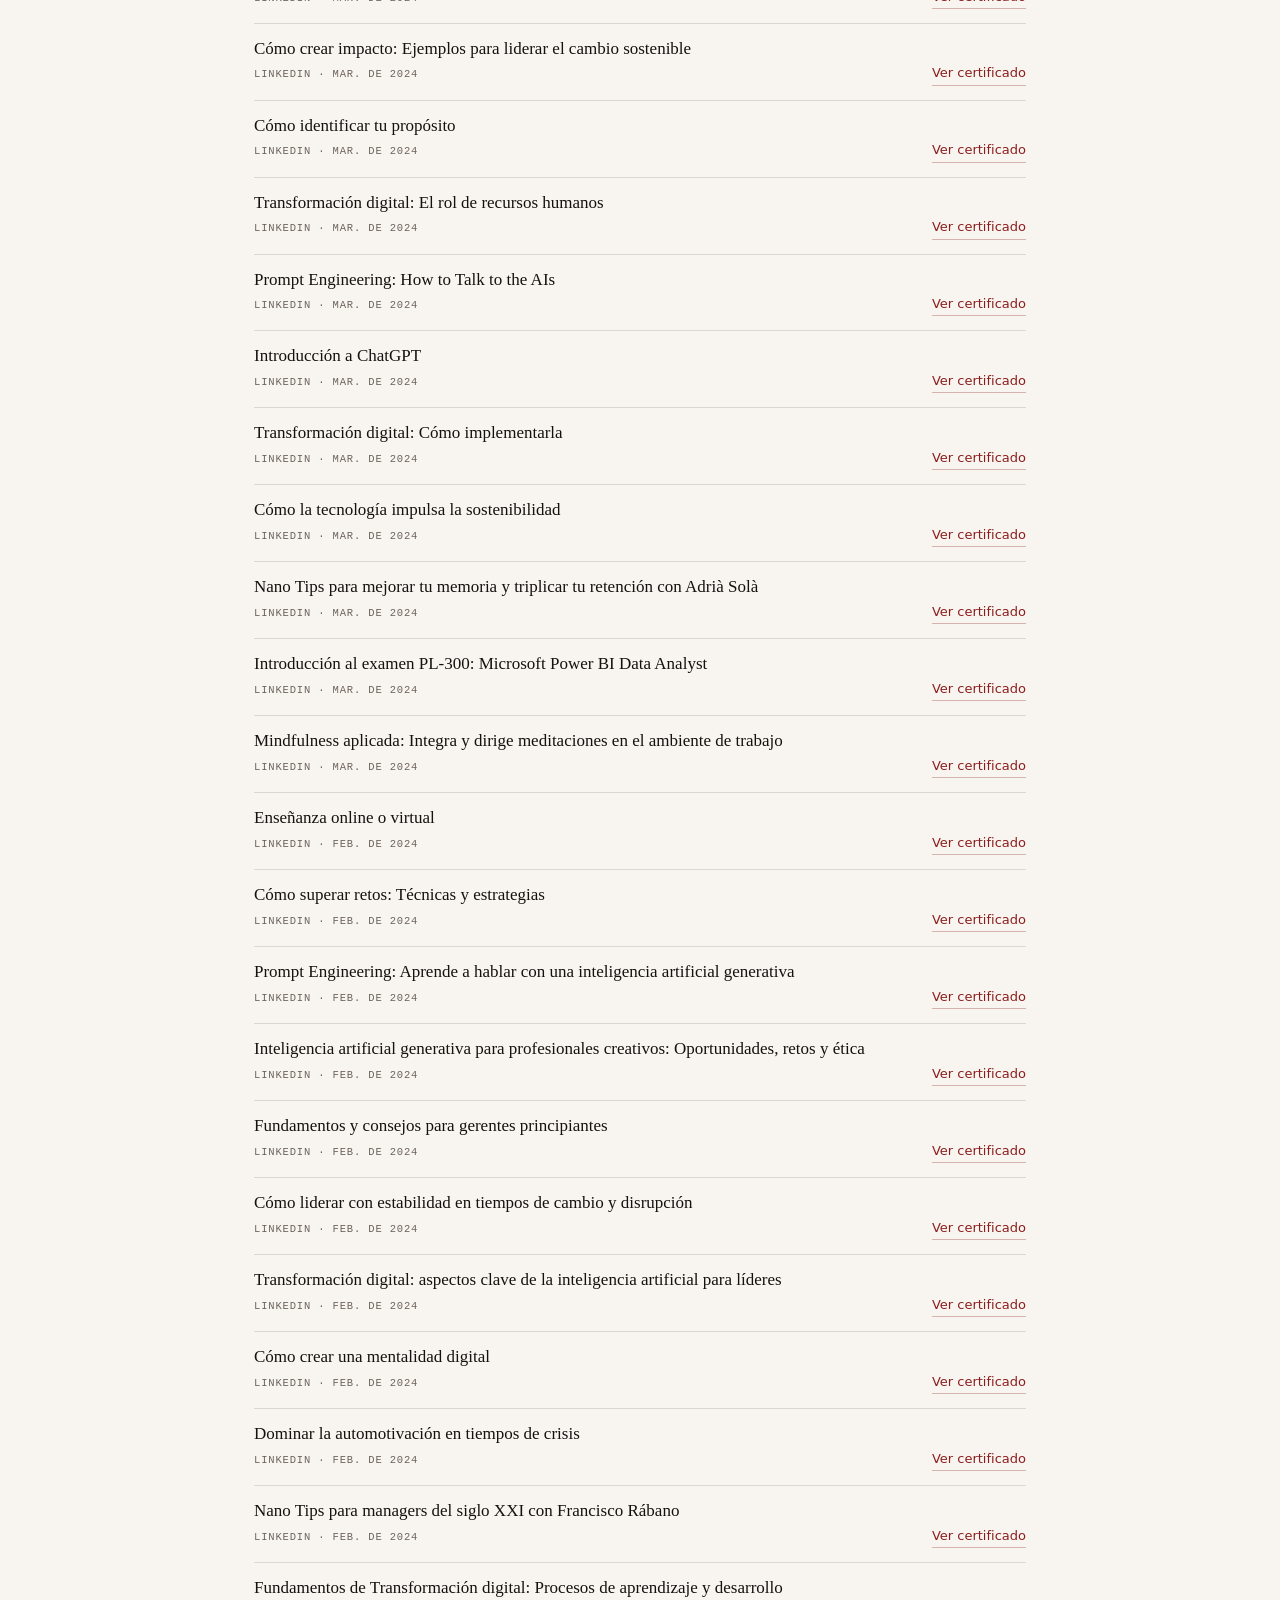
<file: credenciales/index.html>
<!doctype html><html lang="es"><head><meta charset="utf-8"><meta name="viewport" content="width=device-width,initial-scale=1"><link rel="icon" type="image/svg+xml" href="/favicon.svg"><link rel="icon" type="image/png" sizes="32x32" href="/favicon-32.png"><title>Verificación de credenciales — Marcelo Omar Lancry Kamycki</title><meta name="description" content="Registro público de certificaciones académicas, de formación y de plataformas: título, emisor, fecha y enlace al certificado individual."><link rel="canonical" href="https://lankamar.github.io/credenciales/"><meta property="og:title" content="Verificación de credenciales — Marcelo Omar Lancry Kamycki"><meta property="og:description" content="Registro público de certificaciones académicas, de formación y de plataformas: título, emisor, fecha y enlace al certificado individual."><meta property="og:type" content="website"><meta property="og:url" content="https://lankamar.github.io/credenciales/"><meta property="og:image" content="https://lankamar.github.io/og-image.png"><meta name="twitter:card" content="summary_large_image"><style>
:root{--ink:#15110f;--paper:#f8f5f0;--ox:#8b1d1d;--gold:#a8802a;--muted:#6d635c;
--line:rgba(21,17,15,.13);--serif:"Iowan Old Style","Palatino Linotype",Palatino,Georgia,serif;
--sans:system-ui,-apple-system,"Segoe UI",Roboto,Helvetica,Arial,sans-serif;
--mono:ui-monospace,Menlo,Consolas,monospace}
*{box-sizing:border-box}
body{margin:0;background:var(--paper);color:var(--ink);font-family:var(--sans);font-size:16px;line-height:1.62;
-webkit-font-smoothing:antialiased}
.wrap{max-width:820px;margin:0 auto;padding:0 24px}
.bar{background:var(--ink);color:var(--paper);padding:16px 0}
.bar .wrap{display:flex;justify-content:space-between;align-items:center;gap:16px;flex-wrap:wrap}
.brand{font-family:var(--mono);letter-spacing:.28em;font-size:12px;color:var(--paper);text-decoration:none}
.tag{font-family:var(--mono);font-size:10.5px;letter-spacing:.14em;text-transform:uppercase;color:var(--gold)}
main{padding:56px 0 64px}
.eyebrow{font-family:var(--mono);font-size:10.5px;letter-spacing:.16em;text-transform:uppercase;color:var(--ox);margin-bottom:14px}
h1{font-family:var(--serif);font-weight:500;font-size:31px;line-height:1.25;margin:0 0 10px;letter-spacing:-.01em}
.sub{color:var(--muted);font-size:15.5px;margin:0 0 32px}
table{width:100%;border-collapse:collapse;margin:0 0 26px}
th,td{text-align:left;padding:11px 0;border-bottom:1px solid var(--line);vertical-align:top;font-size:15px}
th{width:38%;color:var(--muted);font-weight:500}
td{font-family:var(--mono);font-size:13.5px}
table.sem td:first-child{font-family:var(--sans);font-size:14.5px}
table.sem .num{text-align:right;width:80px;font-family:var(--mono)}
h2{font-family:var(--serif);font-weight:500;font-size:20px;margin:34px 0 12px}
p{font-size:15.5px;color:#3a322e}
.note{font-size:13px;color:var(--muted);border-left:2px solid var(--line);padding-left:14px;margin-top:28px}
.links{margin-top:36px;display:flex;gap:22px;flex-wrap:wrap;font-size:14px}
.links a{color:var(--ox);text-decoration:none;border-bottom:1px solid rgba(139,29,29,.3);padding-bottom:1px}
footer{border-top:1px solid var(--line);padding:22px 0 40px;font-size:12.5px;color:var(--muted)}
.cards{display:grid;gap:14px;margin-top:30px}
.card{background:#fff;border:1px solid var(--line);border-left:2px solid rgba(139,29,29,.6);
border-radius:10px;padding:20px 22px;text-decoration:none;color:inherit;display:block;transition:.15s}
.card:hover{border-color:rgba(139,29,29,.45);transform:translateY(-1px)}
.card h3{font-family:var(--serif);font-weight:500;font-size:18px;margin:0 0 6px}
.card p{margin:0;font-size:13.5px;color:var(--muted)}
.card .meta{font-family:var(--mono);font-size:10.5px;letter-spacing:.1em;text-transform:uppercase;color:var(--ox);margin-top:10px}
.buscador{margin:16px 0 0}
.buscador label{display:block;font-family:var(--mono);font-size:10.5px;letter-spacing:.14em;
text-transform:uppercase;color:var(--muted);margin-bottom:7px}
.buscador input{width:100%;padding:11px 13px;border:1px solid var(--line);border-radius:8px;
background:#fff;color:var(--ink);font:inherit;font-size:15px}
.buscador input:focus{outline:2px solid rgba(139,29,29,.45);outline-offset:1px;border-color:rgba(139,29,29,.45)}
.estado{font-family:var(--mono);font-size:11px;letter-spacing:.08em;text-transform:uppercase;
color:var(--muted);margin:12px 0 0}
.estado.error{font-family:var(--sans);font-size:14px;letter-spacing:0;text-transform:none;color:var(--ox)}
.catalogo{list-style:none;margin:12px 0 0;padding:0;border-top:1px solid var(--line)}
.item{padding:14px 0;border-bottom:1px solid var(--line);display:grid;
grid-template-columns:1fr auto;column-gap:18px;row-gap:2px;align-items:baseline}
.item h3{font-family:var(--serif);font-weight:500;font-size:17px;line-height:1.35;margin:0;grid-column:1/-1}
.item .datos{grid-column:1;margin:0;font-family:var(--mono);font-size:10.5px;
letter-spacing:.08em;text-transform:uppercase;color:var(--muted)}
.item a,.item .sin{grid-column:2;grid-row:2;font-size:13px;white-space:nowrap}
.item a{color:var(--ox);text-decoration:none;border-bottom:1px solid rgba(139,29,29,.3);padding-bottom:1px}
.item .sin{color:var(--muted)}
.vacio{font-size:14.5px;color:var(--muted);margin:16px 0 0}
[hidden]{display:none!important}
@media(max-width:560px){h1{font-size:25px}th{width:44%}td{font-size:12.5px}
.item{grid-template-columns:1fr}.item a,.item .sin{grid-column:1;grid-row:auto;margin-top:6px}}
@media print{.bar,footer,.links,.buscador,.estado,.vacio{display:none}body{background:#fff}main{padding:0}}

/* Navegación de regreso siempre visible */
.bar{position:sticky;top:0;z-index:50}
.back{font-family:var(--mono);font-size:11px;letter-spacing:.08em;text-transform:uppercase;
color:var(--paper);text-decoration:none;border:1px solid rgba(248,245,240,.35);
padding:7px 12px;border-radius:999px;white-space:nowrap}
.back:hover{background:rgba(248,245,240,.12);border-color:rgba(248,245,240,.6)}
.home-fab{position:fixed;right:18px;bottom:18px;z-index:60;background:var(--ink);color:var(--paper);
text-decoration:none;font-family:var(--mono);font-size:11px;letter-spacing:.08em;text-transform:uppercase;
padding:12px 16px;border-radius:999px;box-shadow:0 10px 24px -8px rgba(21,17,15,.55);
display:inline-flex;align-items:center;gap:7px;border:1px solid rgba(248,245,240,.22)}
.home-fab:hover{background:var(--ox)}
@media(max-width:560px){.bar .tag{display:none}.back{font-size:10px;padding:6px 10px}}
@media print{.home-fab{display:none}.bar{position:static}}
</style></head><body><header class="bar"><div class="wrap"><a class="brand" href="/">LANKAMAR</a><span class="tag">Verificación de credenciales</span><a class="back" href="/">← Volver al inicio</a></div></header><main class="wrap"><div class="eyebrow">Credenciales</div><h1>Verificación de credenciales</h1><p class="sub">Registro público de certificaciones académicas, de formación y de plataformas. Las fichas locales reproducen los datos del documento original; el índice completo enlaza al certificado emitido por cada entidad.</p><div class="cards"><div class="card" role="group" aria-label="Diplomatura IA CITEP UBA aprobada, certificado en trámite"><h3>Diplomatura en Inteligencia Artificial y prácticas de enseñanza de nivel medio y superior</h3><p>Universidad de Buenos Aires (CITEP–UBA) · Trabajo final integrador del equipo 3: «Evaluación auténtica de la relación entre la Deforestación y su impacto en Una Salud».</p><div class="meta">Diplomatura aprobada · Cohorte 2026 · Certificado en trámite</div></div><a class="card" href="/credenciales/vibecoding-citep-2026/"><h3>VibeCoding en la enseñanza. Artesanías didácticas en escenarios algoritmizados.</h3><p>Centro de Innovación en Tecnología y Pedagogía (CITEP) · Programa de Formación Docente</p><div class="meta">Certificado de actividad de formación docente · 1 de julio de 2026</div></a><a class="card" href="/credenciales/edet-uba-2026/"><h3>Especialización en Diseño de la Enseñanza con Tecnologías — seminarios y talleres aprobados</h3><p>Dirección de la Especialización en Diseño de la Enseñanza con Tecnologías (CITEP)</p><div class="meta">Constancia de materias aprobadas · 20 de octubre de 2026</div></a></div>
<h2>Índice completo</h2>
<div class="buscador"><label for="buscar">Buscar por título o emisor</label><input id="buscar" type="search" placeholder="Ej.: inteligencia artificial, LinkedIn, UBA" autocomplete="off" spellcheck="false"></div>
<p class="estado" id="estado" role="status" aria-live="polite">Cargando certificaciones…</p>
<ol class="catalogo" id="catalogo" aria-label="Certificaciones"></ol>
<p class="vacio" id="vacio" hidden>No hay certificaciones que coincidan con la búsqueda.</p>
<p class="note">Algunos emisores, como LinkedIn Learning, pueden requerir iniciar sesión para mostrar el certificado. El enlace abre el registro individual emitido por la entidad; esta página no aloja copias de esos documentos. Los datos se cargan desde <span style="font-family:var(--mono);font-size:12px">certificaciones.json</span>.</p>
<div class="links"><a href="/">← Sitio principal</a><a href="/cv">Ver CV</a></div></main><footer><div class="wrap">Marcelo Omar Lancry Kamycki · <a href="/" style="color:inherit">lankamar.github.io</a> · Las fichas locales reproducen los datos del documento original emitido por la institución.</div></footer><a class="home-fab" href="/" aria-label="Volver al inicio">⌂ Inicio</a><script>
(function () {
  var catalogo = document.getElementById("catalogo");
  var estado = document.getElementById("estado");
  var vacio = document.getElementById("vacio");
  var entrada = document.getElementById("buscar");
  var registros = [];

  function normalizar(texto) {
    return String(texto || "")
      .normalize("NFD")
      .replace(/[\u0300-\u036f]/g, "")
      .toLowerCase();
  }

  // Sólo enlaces individuales http(s). Se descartan perfiles o listas generales.
  function enlaceIndividual(valor) {
    if (typeof valor !== "string" || !/^https?:\/\//i.test(valor)) return "";
    try {
      var url = new URL(valor);
      if (url.hostname === "www.linkedin.com" || url.hostname === "linkedin.com") {
        if (url.pathname.indexOf("/in/") === 0) return "";
        if (url.pathname.indexOf("/learning/me") === 0) return "";
        if (url.pathname.indexOf("/feed") === 0) return "";
      }
      return url.href;
    } catch (e) {
      return "";
    }
  }

  function itemDe(registro) {
    var li = document.createElement("li");
    li.className = "item";

    var titulo = document.createElement("h3");
    titulo.textContent = registro.titulo;
    li.appendChild(titulo);

    var datos = document.createElement("p");
    datos.className = "datos";
    datos.textContent = [registro.emisor, registro.fecha]
      .filter(function (parte) { return parte && String(parte).trim(); })
      .join(" · ");
    li.appendChild(datos);

    var href = enlaceIndividual(registro.enlace);
    if (href) {
      var enlace = document.createElement("a");
      enlace.href = href;
      enlace.target = "_blank";
      enlace.rel = "noopener noreferrer";
      enlace.textContent = "Ver certificado";
      enlace.setAttribute("aria-label", "Ver certificado: " + registro.titulo);
      li.appendChild(enlace);
    } else {
      var sin = document.createElement("span");
      sin.className = "sin";
      sin.textContent = registro.estado || "Sin enlace público";
      li.appendChild(sin);
    }
    return li;
  }

  function contarConEnlace() {
    return registros.filter(function (r) { return enlaceIndividual(r.enlace); }).length;
  }

  function pintar(filtro) {
    var consulta = normalizar(filtro);
    var visibles = registros.filter(function (r) {
      if (!consulta) return true;
      return (
        normalizar(r.titulo).indexOf(consulta) !== -1 ||
        normalizar(r.emisor).indexOf(consulta) !== -1
      );
    });

    catalogo.textContent = "";
    var fragmento = document.createDocumentFragment();
    visibles.forEach(function (r) { fragmento.appendChild(itemDe(r)); });
    catalogo.appendChild(fragmento);

    vacio.hidden = visibles.length !== 0;
    if (consulta) {
      estado.textContent = visibles.length + " de " + registros.length + " registros coinciden con la búsqueda.";
    } else {
      estado.textContent = registros.length + " registros · " + contarConEnlace() + " con enlace individual.";
    }
  }

  fetch("/certificaciones.json", { credentials: "same-origin" })
    .then(function (respuesta) {
      if (!respuesta.ok) throw new Error("HTTP " + respuesta.status);
      return respuesta.json();
    })
    .then(function (datos) {
      if (!Array.isArray(datos)) throw new Error("Formato inesperado");
      registros = datos.filter(function (r) {
        return r && typeof r.titulo === "string" && r.titulo.trim();
      });
      if (!registros.length) throw new Error("Índice vacío");
      pintar("");
    })
    .catch(function () {
      estado.textContent =
        "No se pudo cargar el índice de certificaciones. Las fichas locales de arriba siguen disponibles.";
      estado.classList.add("error");
      vacio.hidden = true;
    });

  entrada.addEventListener("input", function () { pintar(entrada.value); });
})();
</script></body></html>
</file>
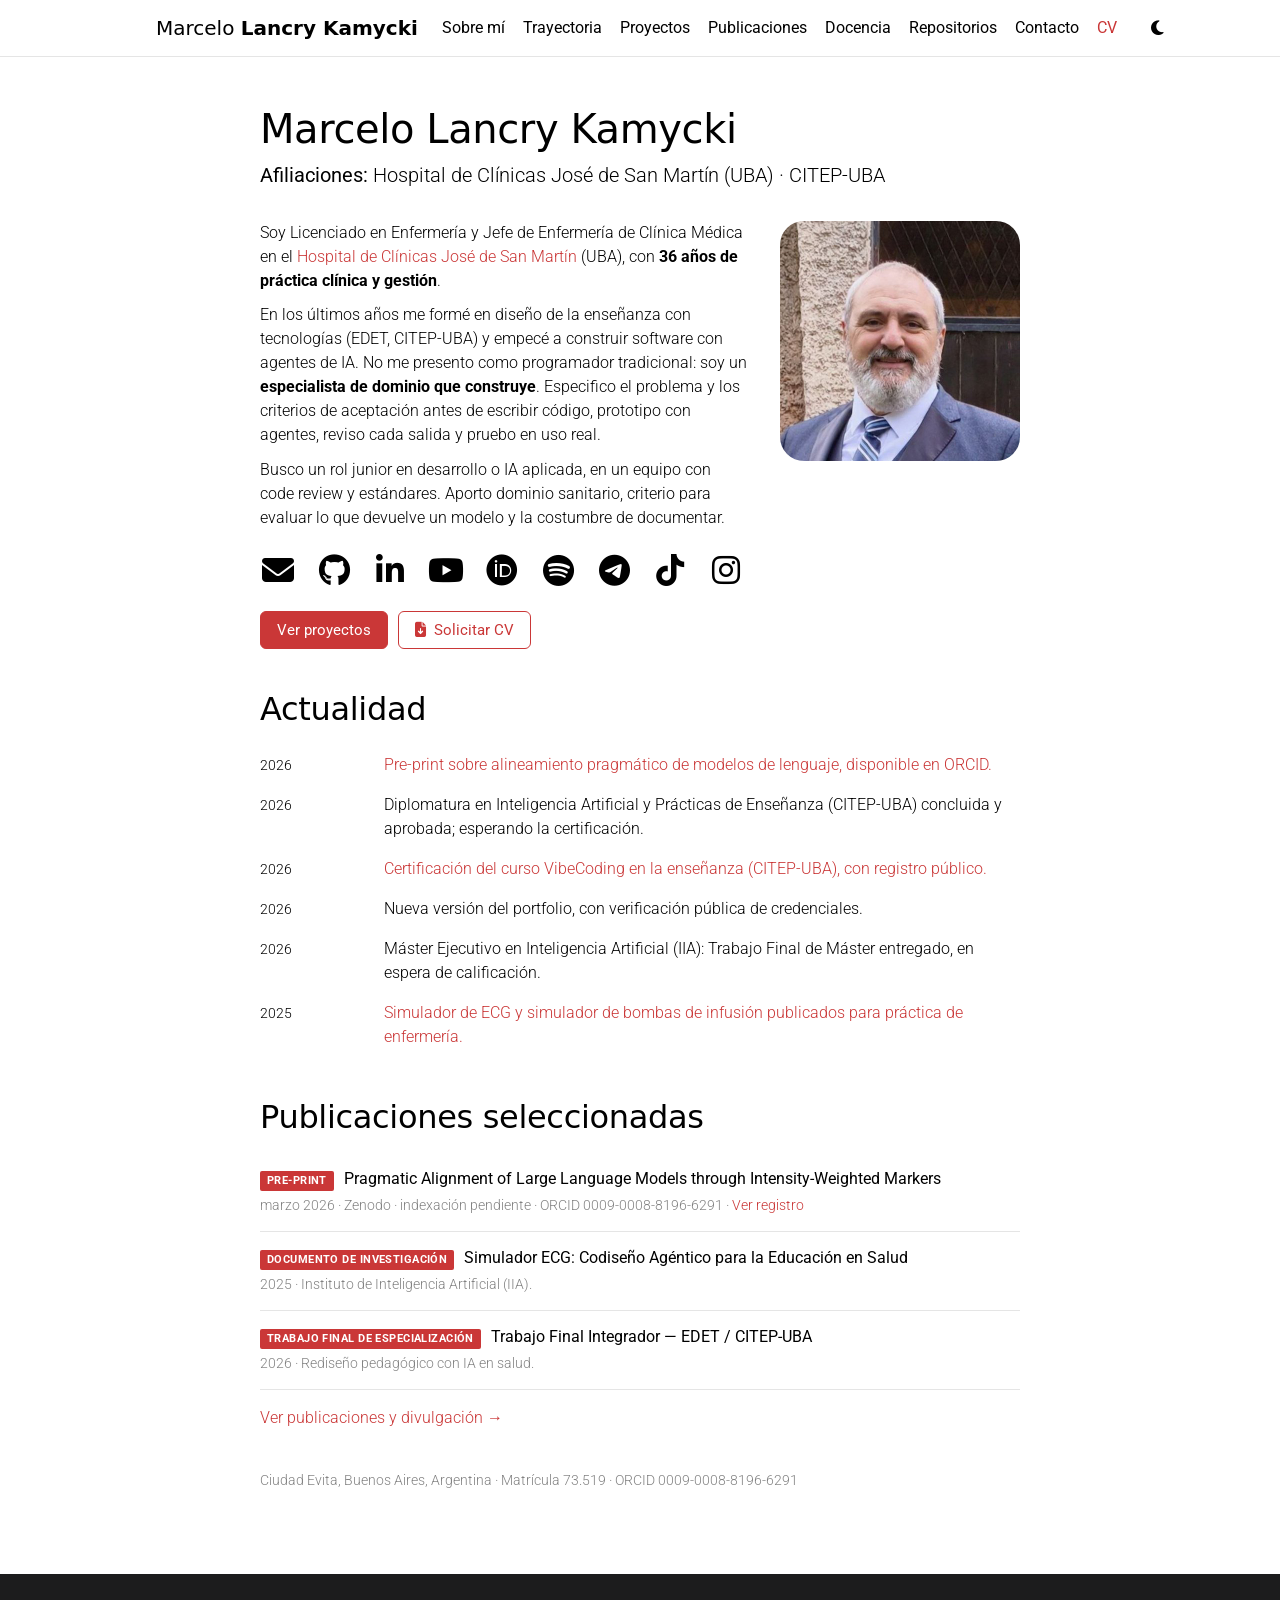
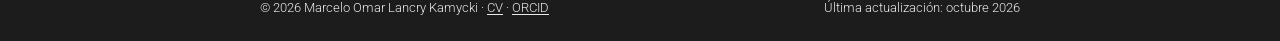
<file: cv/index.html>
<!DOCTYPE html>
<html lang="es" data-theme="light">
  <head>
    <meta charset="UTF-8" />
    <meta name="viewport" content="width=device-width, initial-scale=1.0" />
    
    <meta name="description" content="Marcelo Omar Lancry Kamycki: Licenciado en Enfermería, Jefe de Enfermería (UBA) y desarrollador asistido por IA. Herramientas para salud y educación." />
    <meta name="author" content="Marcelo Omar Lancry Kamycki" />
    <meta property="og:title" content="Marcelo Lancry Kamycki — LANKAMAR" />
    <meta property="og:description" content="Enfermería, gestión hospitalaria e inteligencia artificial aplicada a salud y educación." />
    <meta property="og:type" content="website" />

    <script>
      (function () {
        try {
          var t = localStorage.getItem("theme");
          var q = new URLSearchParams(location.search).get("theme");
          if (q === "dark" || q === "light") {
            t = q;
            localStorage.setItem("theme", q);
          }
          if (t === "dark" || t === "light") {
            document.documentElement.setAttribute("data-theme", t);
          }
        } catch (e) {}
      })();
    </script>

    <link rel="preconnect" href="https://fonts.googleapis.com" />
    <link rel="preconnect" href="https://fonts.gstatic.com" crossorigin />
    <link
      href="https://fonts.googleapis.com/css2?family=Roboto:wght@300;400;500;700&family=Roboto+Slab:wght@400;600;700&display=swap"
      rel="stylesheet"
    />
    <link
      rel="stylesheet"
      href="https://cdnjs.cloudflare.com/ajax/libs/font-awesome/6.5.2/css/all.min.css"
      integrity="sha512-SnH5WK+bZxgPHs44uWIX+LLJAJ9/2PkPKZ5QiAj6Ta86w+fsb2TkcmfRyVX3pBnMFcV7oQPJkl9QevSCWr3W6A=="
      crossorigin="anonymous"
      referrerpolicy="no-referrer"
    />
    <script type="module" crossorigin src="/assets/index-D-NNohj2.js"></script>
    <link rel="stylesheet" crossorigin href="/assets/index-DfGlC-lY.css">
  <!-- SEO:PAGINA — generado desde seo.js -->
    <title>CV — Marcelo Lancry Kamycki</title>
    <meta name="description" content="Tres versiones del currículum según el destinatario: tecnología, salud y gestión, y académica. Solicitud en PDF." />
    <link rel="canonical" href="https://lankamar.github.io/cv" />
    <meta property="og:title" content="CV — Marcelo Lancry Kamycki" />
    <meta property="og:description" content="Tres versiones del currículum según el destinatario: tecnología, salud y gestión, y académica. Solicitud en PDF." />
    <meta property="og:type" content="website" />
    <meta property="og:url" content="https://lankamar.github.io/cv" />
    <meta property="og:image" content="https://lankamar.github.io/og-image.png" />
    <meta property="og:image:width" content="1200" />
    <meta property="og:image:height" content="630" />
    <meta property="og:image:alt" content="Marcelo Lancry Kamycki — LANKAMAR: proyectos y herramientas digitales" />
    <meta name="twitter:card" content="summary_large_image" />
    <meta name="twitter:title" content="CV — Marcelo Lancry Kamycki" />
    <meta name="twitter:description" content="Tres versiones del currículum según el destinatario: tecnología, salud y gestión, y académica. Solicitud en PDF." />
    <meta name="twitter:image" content="https://lankamar.github.io/og-image.png" />
    <script type="application/ld+json">{"@context":"https://schema.org","@type":"Person","name":"Marcelo Omar Lancry Kamycki","alternateName":"LANKAMAR","url":"https://lankamar.github.io/","image":"https://lankamar.github.io/retrato-portada.jpg","jobTitle":"Licenciado en Enfermería y Jefe de Enfermería","worksFor":{"@type":"Organization","name":"Hospital de Clínicas José de San Martín (UBA)"},"affiliation":[{"@type":"Organization","name":"CITEP-UBA"},{"@type":"Organization","name":"Universidad de Buenos Aires"}],"sameAs":["https://www.linkedin.com/in/lankamar","https://github.com/lankamar","https://orcid.org/0009-0008-8196-6291","https://scholar.google.com/citations?user=ERLQOWcAAAAJ&hl=es","https://www.credly.com/users/marcelo-omar-lancry-kamycki"]}</script>
    <!-- /SEO:PAGINA -->

</head>
  <body>
    <div id="root"></div>
  </body>
</html>
</file>
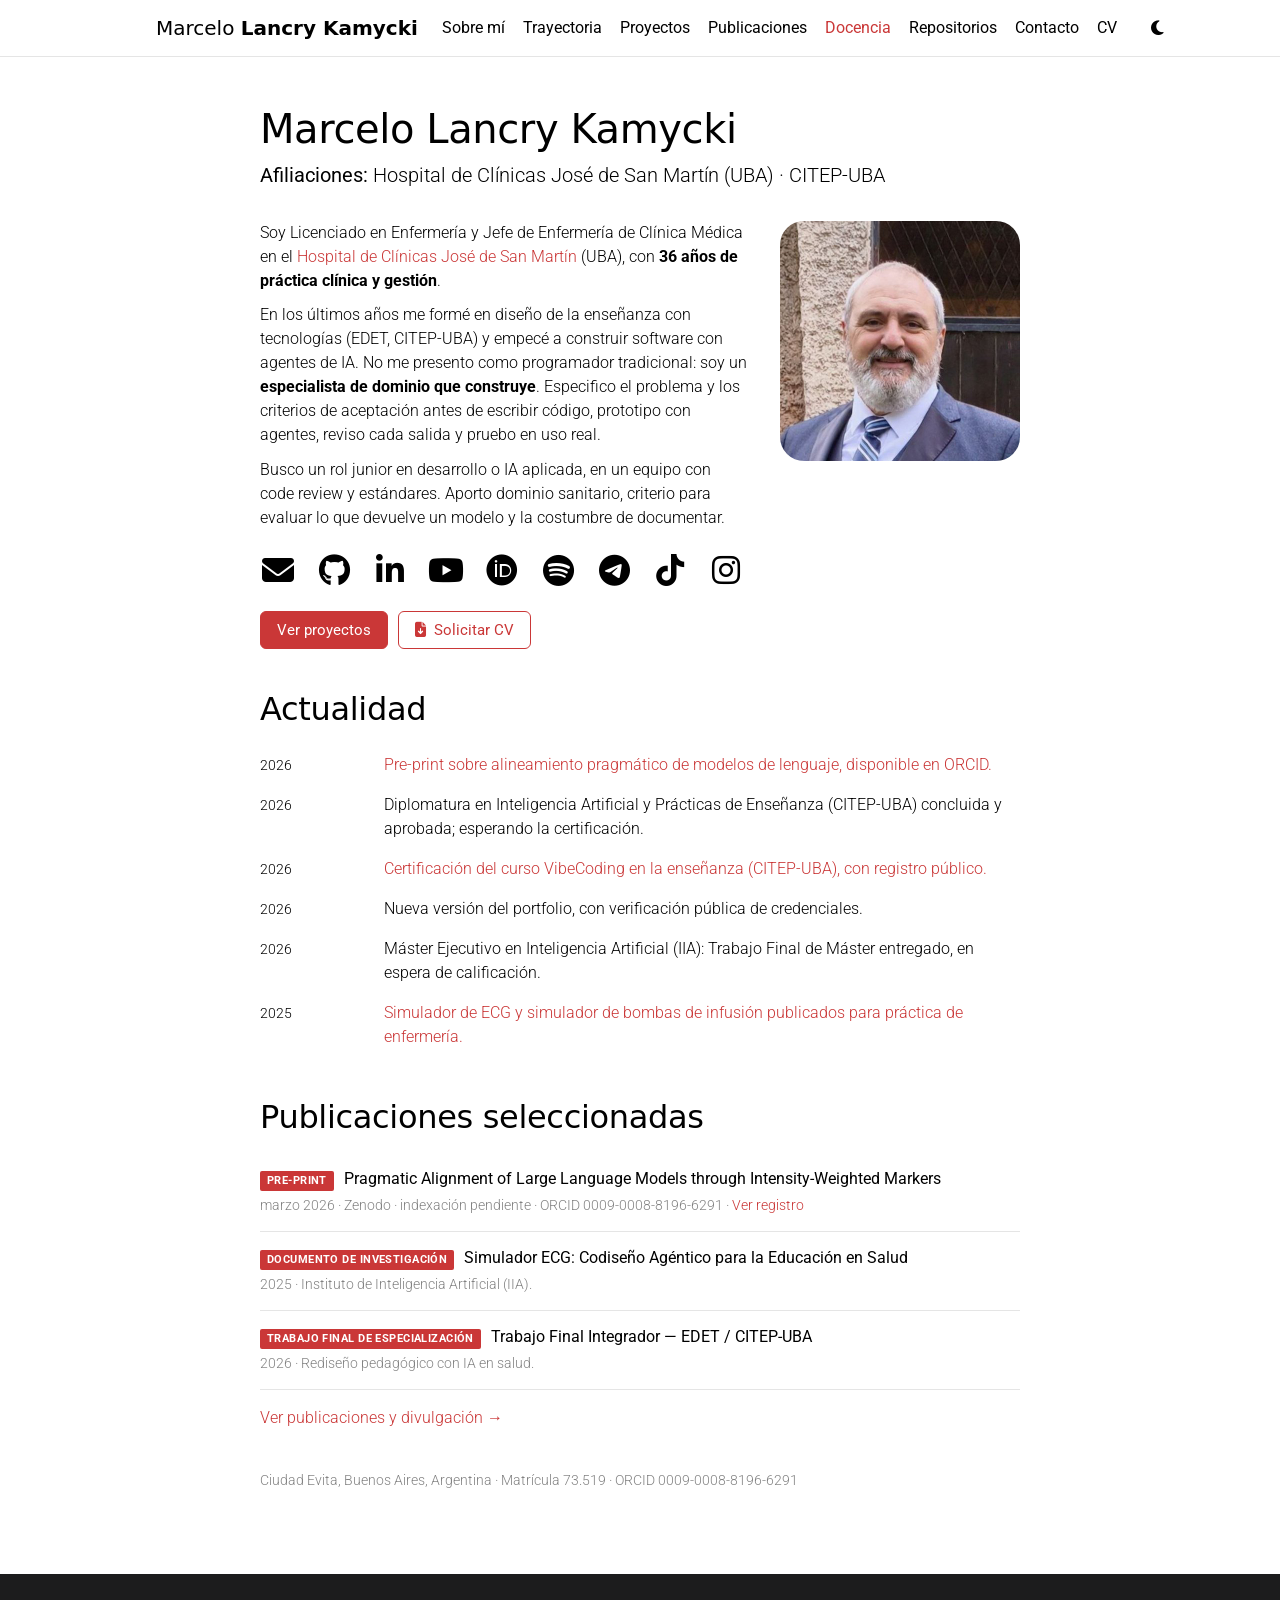
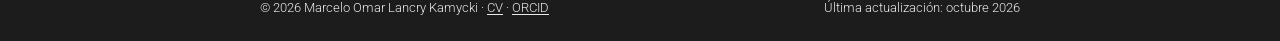
<file: docencia/index.html>
<!DOCTYPE html>
<html lang="es" data-theme="light">
  <head>
    <meta charset="UTF-8" />
    <meta name="viewport" content="width=device-width, initial-scale=1.0" />
    
    <meta name="description" content="Marcelo Omar Lancry Kamycki: Licenciado en Enfermería, Jefe de Enfermería (UBA) y desarrollador asistido por IA. Herramientas para salud y educación." />
    <meta name="author" content="Marcelo Omar Lancry Kamycki" />
    <meta property="og:title" content="Marcelo Lancry Kamycki — LANKAMAR" />
    <meta property="og:description" content="Enfermería, gestión hospitalaria e inteligencia artificial aplicada a salud y educación." />
    <meta property="og:type" content="website" />

    <script>
      (function () {
        try {
          var t = localStorage.getItem("theme");
          var q = new URLSearchParams(location.search).get("theme");
          if (q === "dark" || q === "light") {
            t = q;
            localStorage.setItem("theme", q);
          }
          if (t === "dark" || t === "light") {
            document.documentElement.setAttribute("data-theme", t);
          }
        } catch (e) {}
      })();
    </script>

    <link rel="preconnect" href="https://fonts.googleapis.com" />
    <link rel="preconnect" href="https://fonts.gstatic.com" crossorigin />
    <link
      href="https://fonts.googleapis.com/css2?family=Roboto:wght@300;400;500;700&family=Roboto+Slab:wght@400;600;700&display=swap"
      rel="stylesheet"
    />
    <link
      rel="stylesheet"
      href="https://cdnjs.cloudflare.com/ajax/libs/font-awesome/6.5.2/css/all.min.css"
      integrity="sha512-SnH5WK+bZxgPHs44uWIX+LLJAJ9/2PkPKZ5QiAj6Ta86w+fsb2TkcmfRyVX3pBnMFcV7oQPJkl9QevSCWr3W6A=="
      crossorigin="anonymous"
      referrerpolicy="no-referrer"
    />
    <script type="module" crossorigin src="/assets/index-D-NNohj2.js"></script>
    <link rel="stylesheet" crossorigin href="/assets/index-DfGlC-lY.css">
  <!-- SEO:PAGINA — generado desde seo.js -->
    <title>Docencia — Marcelo Lancry Kamycki</title>
    <meta name="description" content="Diseño de materiales, herramientas educativas y simulación clínica: proyectos y formación de Marcelo Lancry Kamycki." />
    <link rel="canonical" href="https://lankamar.github.io/docencia" />
    <meta property="og:title" content="Docencia — Marcelo Lancry Kamycki" />
    <meta property="og:description" content="Diseño de materiales, herramientas educativas y simulación clínica: proyectos y formación de Marcelo Lancry Kamycki." />
    <meta property="og:type" content="website" />
    <meta property="og:url" content="https://lankamar.github.io/docencia" />
    <meta property="og:image" content="https://lankamar.github.io/og-image.png" />
    <meta property="og:image:width" content="1200" />
    <meta property="og:image:height" content="630" />
    <meta property="og:image:alt" content="Marcelo Lancry Kamycki — LANKAMAR: proyectos y herramientas digitales" />
    <meta name="twitter:card" content="summary_large_image" />
    <meta name="twitter:title" content="Docencia — Marcelo Lancry Kamycki" />
    <meta name="twitter:description" content="Diseño de materiales, herramientas educativas y simulación clínica: proyectos y formación de Marcelo Lancry Kamycki." />
    <meta name="twitter:image" content="https://lankamar.github.io/og-image.png" />
    <script type="application/ld+json">{"@context":"https://schema.org","@type":"Person","name":"Marcelo Omar Lancry Kamycki","alternateName":"LANKAMAR","url":"https://lankamar.github.io/","image":"https://lankamar.github.io/retrato-portada.jpg","jobTitle":"Licenciado en Enfermería y Jefe de Enfermería","worksFor":{"@type":"Organization","name":"Hospital de Clínicas José de San Martín (UBA)"},"affiliation":[{"@type":"Organization","name":"CITEP-UBA"},{"@type":"Organization","name":"Universidad de Buenos Aires"}],"sameAs":["https://www.linkedin.com/in/lankamar","https://github.com/lankamar","https://orcid.org/0009-0008-8196-6291","https://scholar.google.com/citations?user=ERLQOWcAAAAJ&hl=es","https://www.credly.com/users/marcelo-omar-lancry-kamycki"]}</script>
    <!-- /SEO:PAGINA -->

</head>
  <body>
    <div id="root"></div>
  </body>
</html>
</file>
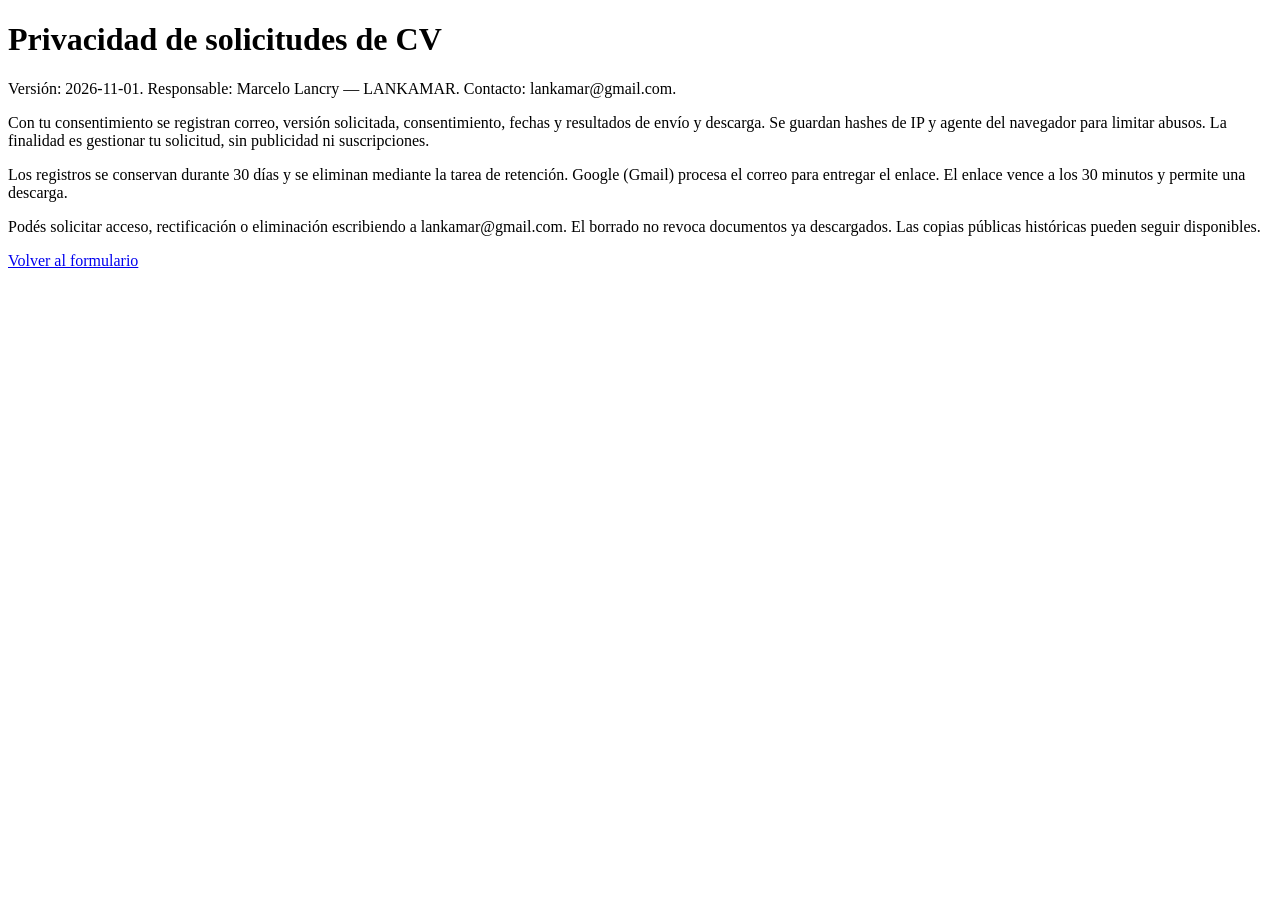
<file: privacidad-cv/index.html>
<!doctype html><html lang="es"><meta charset="utf-8"><meta name="viewport" content="width=device-width,initial-scale=1"><title>Privacidad de solicitudes de CV</title><main><h1>Privacidad de solicitudes de CV</h1><p>Versión: 2026-11-01. Responsable: Marcelo Lancry — LANKAMAR. Contacto: lankamar@gmail.com.</p><p>Con tu consentimiento se registran correo, versión solicitada, consentimiento, fechas y resultados de envío y descarga. Se guardan hashes de IP y agente del navegador para limitar abusos. La finalidad es gestionar tu solicitud, sin publicidad ni suscripciones.</p><p>Los registros se conservan durante 30 días y se eliminan mediante la tarea de retención. Google (Gmail) procesa el correo para entregar el enlace. El enlace vence a los 30 minutos y permite una descarga.</p><p>Podés solicitar acceso, rectificación o eliminación escribiendo a lankamar@gmail.com. El borrado no revoca documentos ya descargados. Las copias públicas históricas pueden seguir disponibles.</p><a href="/solicitar-cv/">Volver al formulario</a></main></html>
</file>
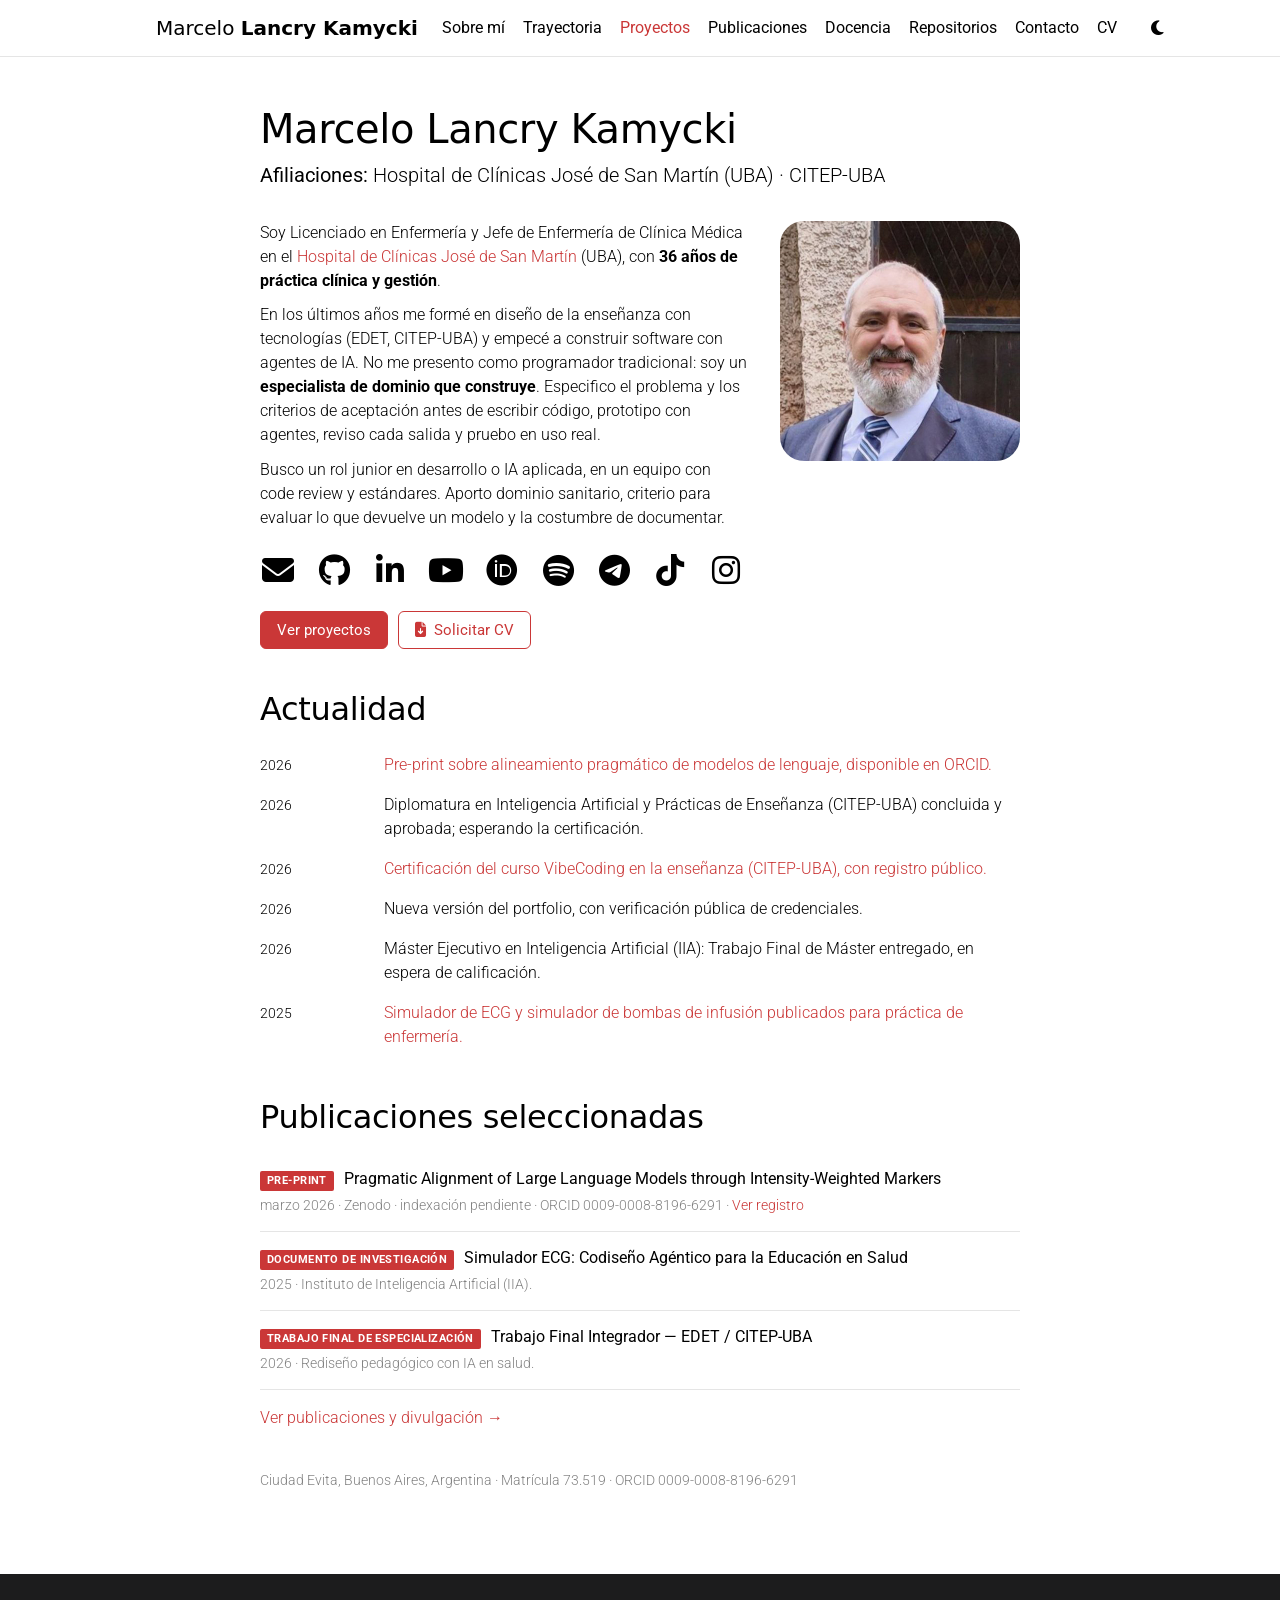
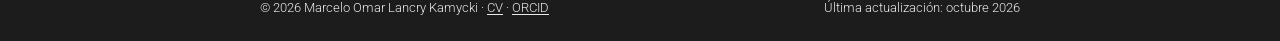
<file: proyectos/index.html>
<!DOCTYPE html>
<html lang="es" data-theme="light">
  <head>
    <meta charset="UTF-8" />
    <meta name="viewport" content="width=device-width, initial-scale=1.0" />
    
    <meta name="description" content="Marcelo Omar Lancry Kamycki: Licenciado en Enfermería, Jefe de Enfermería (UBA) y desarrollador asistido por IA. Herramientas para salud y educación." />
    <meta name="author" content="Marcelo Omar Lancry Kamycki" />
    <meta property="og:title" content="Marcelo Lancry Kamycki — LANKAMAR" />
    <meta property="og:description" content="Enfermería, gestión hospitalaria e inteligencia artificial aplicada a salud y educación." />
    <meta property="og:type" content="website" />

    <script>
      (function () {
        try {
          var t = localStorage.getItem("theme");
          var q = new URLSearchParams(location.search).get("theme");
          if (q === "dark" || q === "light") {
            t = q;
            localStorage.setItem("theme", q);
          }
          if (t === "dark" || t === "light") {
            document.documentElement.setAttribute("data-theme", t);
          }
        } catch (e) {}
      })();
    </script>

    <link rel="preconnect" href="https://fonts.googleapis.com" />
    <link rel="preconnect" href="https://fonts.gstatic.com" crossorigin />
    <link
      href="https://fonts.googleapis.com/css2?family=Roboto:wght@300;400;500;700&family=Roboto+Slab:wght@400;600;700&display=swap"
      rel="stylesheet"
    />
    <link
      rel="stylesheet"
      href="https://cdnjs.cloudflare.com/ajax/libs/font-awesome/6.5.2/css/all.min.css"
      integrity="sha512-SnH5WK+bZxgPHs44uWIX+LLJAJ9/2PkPKZ5QiAj6Ta86w+fsb2TkcmfRyVX3pBnMFcV7oQPJkl9QevSCWr3W6A=="
      crossorigin="anonymous"
      referrerpolicy="no-referrer"
    />
    <script type="module" crossorigin src="/assets/index-D-NNohj2.js"></script>
    <link rel="stylesheet" crossorigin href="/assets/index-DfGlC-lY.css">
  <!-- SEO:PAGINA — generado desde seo.js -->
    <title>Proyectos — Marcelo Lancry Kamycki</title>
    <meta name="description" content="Herramientas para salud, educación y gestión: proyectos publicados, en uso o con repositorio abierto." />
    <link rel="canonical" href="https://lankamar.github.io/proyectos" />
    <meta property="og:title" content="Proyectos — Marcelo Lancry Kamycki" />
    <meta property="og:description" content="Herramientas para salud, educación y gestión: proyectos publicados, en uso o con repositorio abierto." />
    <meta property="og:type" content="website" />
    <meta property="og:url" content="https://lankamar.github.io/proyectos" />
    <meta property="og:image" content="https://lankamar.github.io/og-image.png" />
    <meta property="og:image:width" content="1200" />
    <meta property="og:image:height" content="630" />
    <meta property="og:image:alt" content="Marcelo Lancry Kamycki — LANKAMAR: proyectos y herramientas digitales" />
    <meta name="twitter:card" content="summary_large_image" />
    <meta name="twitter:title" content="Proyectos — Marcelo Lancry Kamycki" />
    <meta name="twitter:description" content="Herramientas para salud, educación y gestión: proyectos publicados, en uso o con repositorio abierto." />
    <meta name="twitter:image" content="https://lankamar.github.io/og-image.png" />
    <script type="application/ld+json">{"@context":"https://schema.org","@type":"Person","name":"Marcelo Omar Lancry Kamycki","alternateName":"LANKAMAR","url":"https://lankamar.github.io/","image":"https://lankamar.github.io/retrato-portada.jpg","jobTitle":"Licenciado en Enfermería y Jefe de Enfermería","worksFor":{"@type":"Organization","name":"Hospital de Clínicas José de San Martín (UBA)"},"affiliation":[{"@type":"Organization","name":"CITEP-UBA"},{"@type":"Organization","name":"Universidad de Buenos Aires"}],"sameAs":["https://www.linkedin.com/in/lankamar","https://github.com/lankamar","https://orcid.org/0009-0008-8196-6291","https://scholar.google.com/citations?user=ERLQOWcAAAAJ&hl=es","https://www.credly.com/users/marcelo-omar-lancry-kamycki"]}</script>
    <!-- /SEO:PAGINA -->

</head>
  <body>
    <div id="root"></div>
  </body>
</html>
</file>
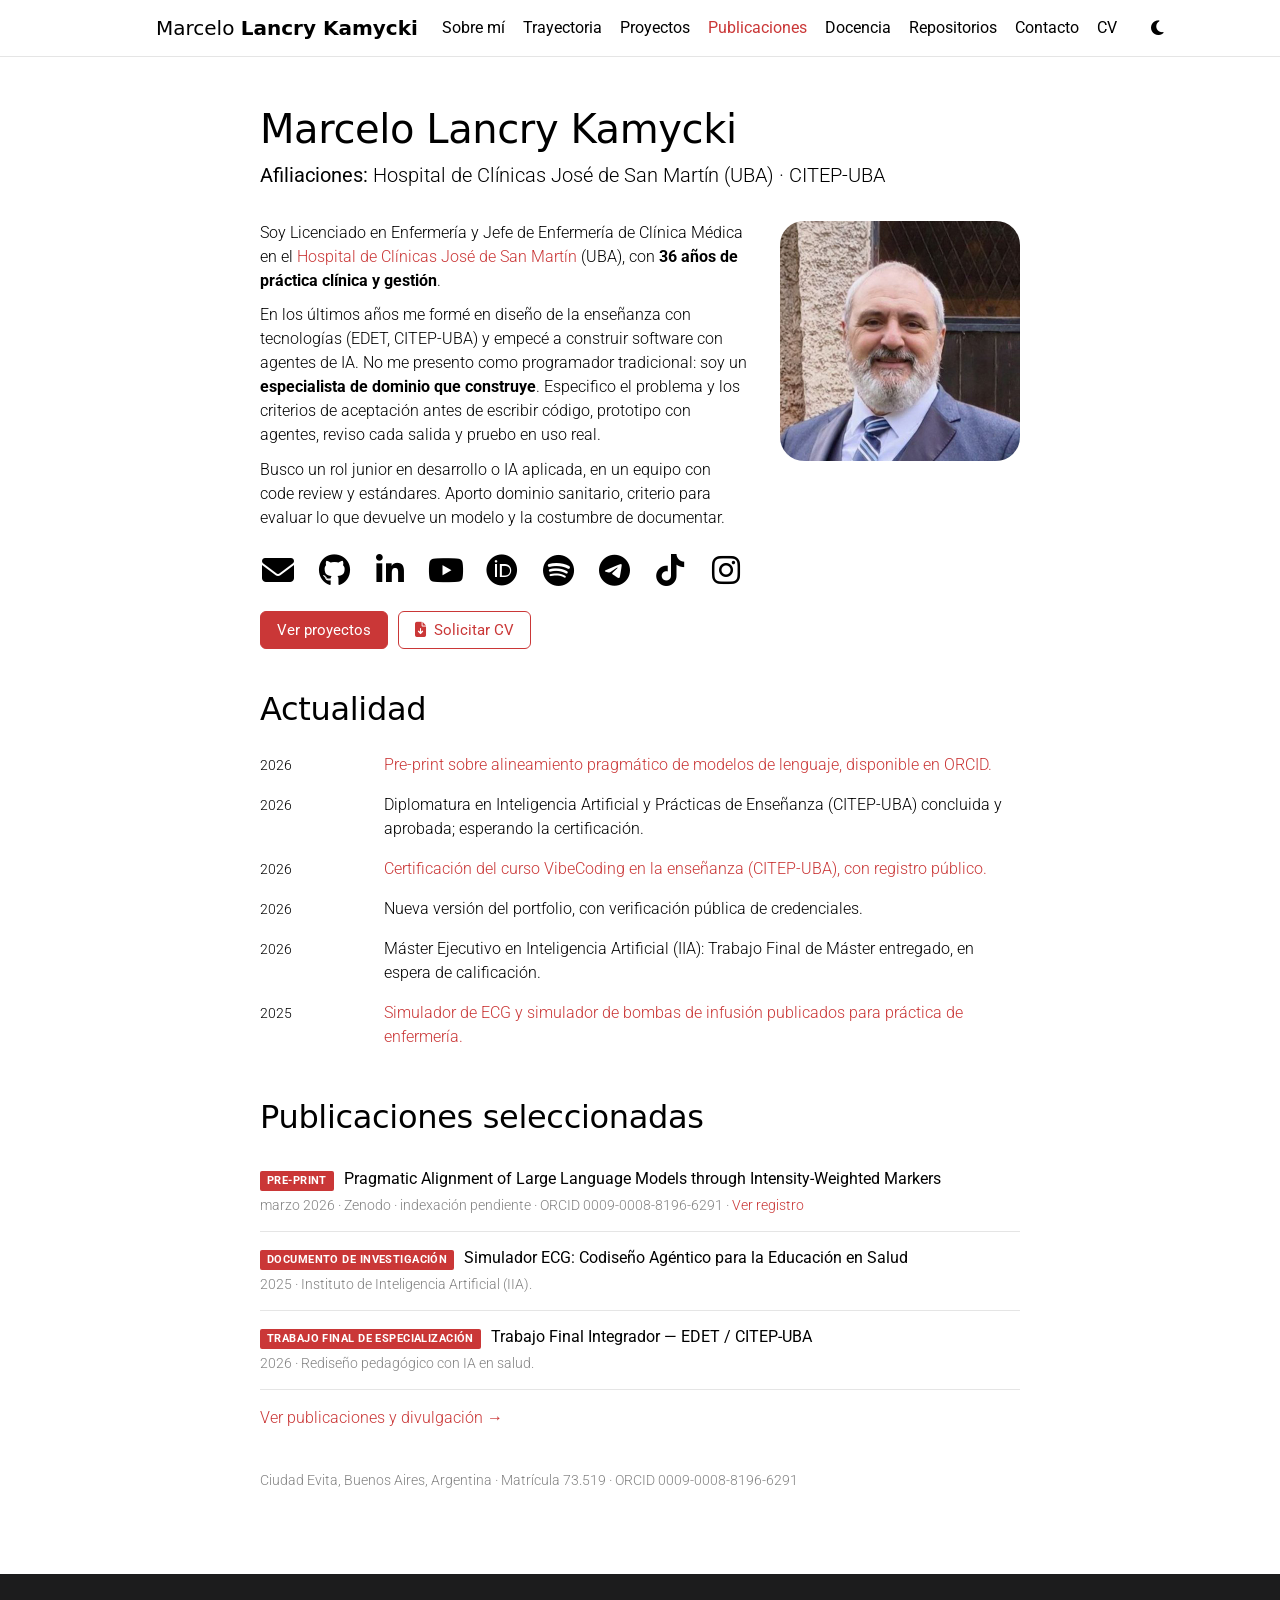
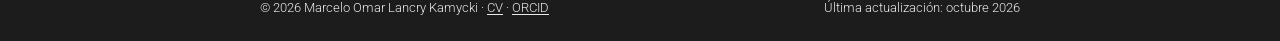
<file: publicaciones/index.html>
<!DOCTYPE html>
<html lang="es" data-theme="light">
  <head>
    <meta charset="UTF-8" />
    <meta name="viewport" content="width=device-width, initial-scale=1.0" />
    
    <meta name="description" content="Marcelo Omar Lancry Kamycki: Licenciado en Enfermería, Jefe de Enfermería (UBA) y desarrollador asistido por IA. Herramientas para salud y educación." />
    <meta name="author" content="Marcelo Omar Lancry Kamycki" />
    <meta property="og:title" content="Marcelo Lancry Kamycki — LANKAMAR" />
    <meta property="og:description" content="Enfermería, gestión hospitalaria e inteligencia artificial aplicada a salud y educación." />
    <meta property="og:type" content="website" />

    <script>
      (function () {
        try {
          var t = localStorage.getItem("theme");
          var q = new URLSearchParams(location.search).get("theme");
          if (q === "dark" || q === "light") {
            t = q;
            localStorage.setItem("theme", q);
          }
          if (t === "dark" || t === "light") {
            document.documentElement.setAttribute("data-theme", t);
          }
        } catch (e) {}
      })();
    </script>

    <link rel="preconnect" href="https://fonts.googleapis.com" />
    <link rel="preconnect" href="https://fonts.gstatic.com" crossorigin />
    <link
      href="https://fonts.googleapis.com/css2?family=Roboto:wght@300;400;500;700&family=Roboto+Slab:wght@400;600;700&display=swap"
      rel="stylesheet"
    />
    <link
      rel="stylesheet"
      href="https://cdnjs.cloudflare.com/ajax/libs/font-awesome/6.5.2/css/all.min.css"
      integrity="sha512-SnH5WK+bZxgPHs44uWIX+LLJAJ9/2PkPKZ5QiAj6Ta86w+fsb2TkcmfRyVX3pBnMFcV7oQPJkl9QevSCWr3W6A=="
      crossorigin="anonymous"
      referrerpolicy="no-referrer"
    />
    <script type="module" crossorigin src="/assets/index-D-NNohj2.js"></script>
    <link rel="stylesheet" crossorigin href="/assets/index-DfGlC-lY.css">
  <!-- SEO:PAGINA — generado desde seo.js -->
    <title>Publicaciones — Marcelo Lancry Kamycki</title>
    <meta name="description" content="Publicaciones, investigación y documentación técnica sobre IA aplicada a enfermería, simulación clínica, educación y desarrollo de software." />
    <link rel="canonical" href="https://lankamar.github.io/publicaciones" />
    <meta property="og:title" content="Publicaciones — Marcelo Lancry Kamycki" />
    <meta property="og:description" content="Publicaciones, investigación y documentación técnica sobre IA aplicada a enfermería, simulación clínica, educación y desarrollo de software." />
    <meta property="og:type" content="website" />
    <meta property="og:url" content="https://lankamar.github.io/publicaciones" />
    <meta property="og:image" content="https://lankamar.github.io/og-image.png" />
    <meta property="og:image:width" content="1200" />
    <meta property="og:image:height" content="630" />
    <meta property="og:image:alt" content="Marcelo Lancry Kamycki — LANKAMAR: proyectos y herramientas digitales" />
    <meta name="twitter:card" content="summary_large_image" />
    <meta name="twitter:title" content="Publicaciones — Marcelo Lancry Kamycki" />
    <meta name="twitter:description" content="Publicaciones, investigación y documentación técnica sobre IA aplicada a enfermería, simulación clínica, educación y desarrollo de software." />
    <meta name="twitter:image" content="https://lankamar.github.io/og-image.png" />
    <script type="application/ld+json">{"@context":"https://schema.org","@type":"Person","name":"Marcelo Omar Lancry Kamycki","alternateName":"LANKAMAR","url":"https://lankamar.github.io/","image":"https://lankamar.github.io/retrato-portada.jpg","jobTitle":"Licenciado en Enfermería y Jefe de Enfermería","worksFor":{"@type":"Organization","name":"Hospital de Clínicas José de San Martín (UBA)"},"affiliation":[{"@type":"Organization","name":"CITEP-UBA"},{"@type":"Organization","name":"Universidad de Buenos Aires"}],"sameAs":["https://www.linkedin.com/in/lankamar","https://github.com/lankamar","https://orcid.org/0009-0008-8196-6291","https://scholar.google.com/citations?user=ERLQOWcAAAAJ&hl=es","https://www.credly.com/users/marcelo-omar-lancry-kamycki"]}</script>
    <!-- /SEO:PAGINA -->

</head>
  <body>
    <div id="root"></div>
  </body>
</html>
</file>
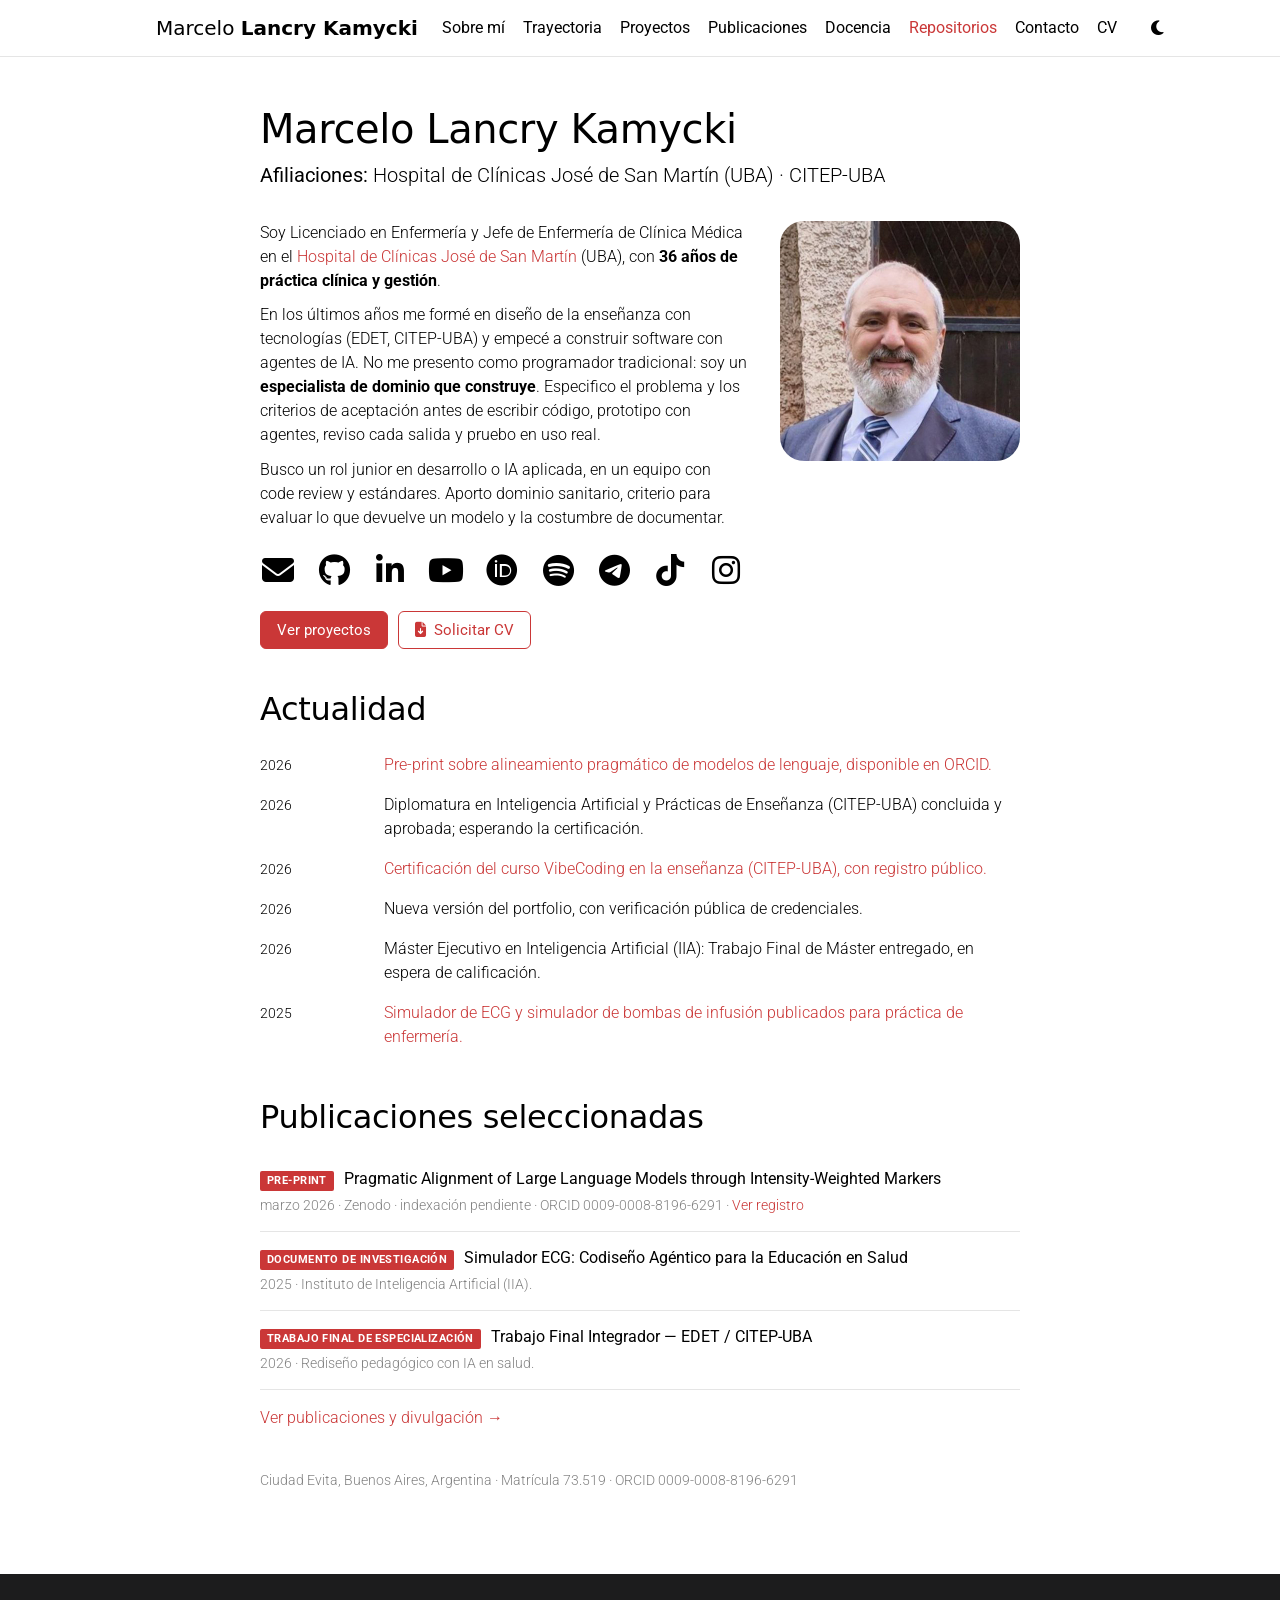
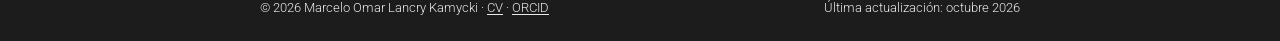
<file: repositorios/index.html>
<!DOCTYPE html>
<html lang="es" data-theme="light">
  <head>
    <meta charset="UTF-8" />
    <meta name="viewport" content="width=device-width, initial-scale=1.0" />
    
    <meta name="description" content="Marcelo Omar Lancry Kamycki: Licenciado en Enfermería, Jefe de Enfermería (UBA) y desarrollador asistido por IA. Herramientas para salud y educación." />
    <meta name="author" content="Marcelo Omar Lancry Kamycki" />
    <meta property="og:title" content="Marcelo Lancry Kamycki — LANKAMAR" />
    <meta property="og:description" content="Enfermería, gestión hospitalaria e inteligencia artificial aplicada a salud y educación." />
    <meta property="og:type" content="website" />

    <script>
      (function () {
        try {
          var t = localStorage.getItem("theme");
          var q = new URLSearchParams(location.search).get("theme");
          if (q === "dark" || q === "light") {
            t = q;
            localStorage.setItem("theme", q);
          }
          if (t === "dark" || t === "light") {
            document.documentElement.setAttribute("data-theme", t);
          }
        } catch (e) {}
      })();
    </script>

    <link rel="preconnect" href="https://fonts.googleapis.com" />
    <link rel="preconnect" href="https://fonts.gstatic.com" crossorigin />
    <link
      href="https://fonts.googleapis.com/css2?family=Roboto:wght@300;400;500;700&family=Roboto+Slab:wght@400;600;700&display=swap"
      rel="stylesheet"
    />
    <link
      rel="stylesheet"
      href="https://cdnjs.cloudflare.com/ajax/libs/font-awesome/6.5.2/css/all.min.css"
      integrity="sha512-SnH5WK+bZxgPHs44uWIX+LLJAJ9/2PkPKZ5QiAj6Ta86w+fsb2TkcmfRyVX3pBnMFcV7oQPJkl9QevSCWr3W6A=="
      crossorigin="anonymous"
      referrerpolicy="no-referrer"
    />
    <script type="module" crossorigin src="/assets/index-D-NNohj2.js"></script>
    <link rel="stylesheet" crossorigin href="/assets/index-DfGlC-lY.css">
  <!-- SEO:PAGINA — generado desde seo.js -->
    <title>Repositorios — Marcelo Lancry Kamycki</title>
    <meta name="description" content="Selección de repositorios públicos, ordenada por relevancia clínica y educativa." />
    <link rel="canonical" href="https://lankamar.github.io/repositorios" />
    <meta property="og:title" content="Repositorios — Marcelo Lancry Kamycki" />
    <meta property="og:description" content="Selección de repositorios públicos, ordenada por relevancia clínica y educativa." />
    <meta property="og:type" content="website" />
    <meta property="og:url" content="https://lankamar.github.io/repositorios" />
    <meta property="og:image" content="https://lankamar.github.io/og-image.png" />
    <meta property="og:image:width" content="1200" />
    <meta property="og:image:height" content="630" />
    <meta property="og:image:alt" content="Marcelo Lancry Kamycki — LANKAMAR: proyectos y herramientas digitales" />
    <meta name="twitter:card" content="summary_large_image" />
    <meta name="twitter:title" content="Repositorios — Marcelo Lancry Kamycki" />
    <meta name="twitter:description" content="Selección de repositorios públicos, ordenada por relevancia clínica y educativa." />
    <meta name="twitter:image" content="https://lankamar.github.io/og-image.png" />
    <script type="application/ld+json">{"@context":"https://schema.org","@type":"Person","name":"Marcelo Omar Lancry Kamycki","alternateName":"LANKAMAR","url":"https://lankamar.github.io/","image":"https://lankamar.github.io/retrato-portada.jpg","jobTitle":"Licenciado en Enfermería y Jefe de Enfermería","worksFor":{"@type":"Organization","name":"Hospital de Clínicas José de San Martín (UBA)"},"affiliation":[{"@type":"Organization","name":"CITEP-UBA"},{"@type":"Organization","name":"Universidad de Buenos Aires"}],"sameAs":["https://www.linkedin.com/in/lankamar","https://github.com/lankamar","https://orcid.org/0009-0008-8196-6291","https://scholar.google.com/citations?user=ERLQOWcAAAAJ&hl=es","https://www.credly.com/users/marcelo-omar-lancry-kamycki"]}</script>
    <!-- /SEO:PAGINA -->

</head>
  <body>
    <div id="root"></div>
  </body>
</html>
</file>
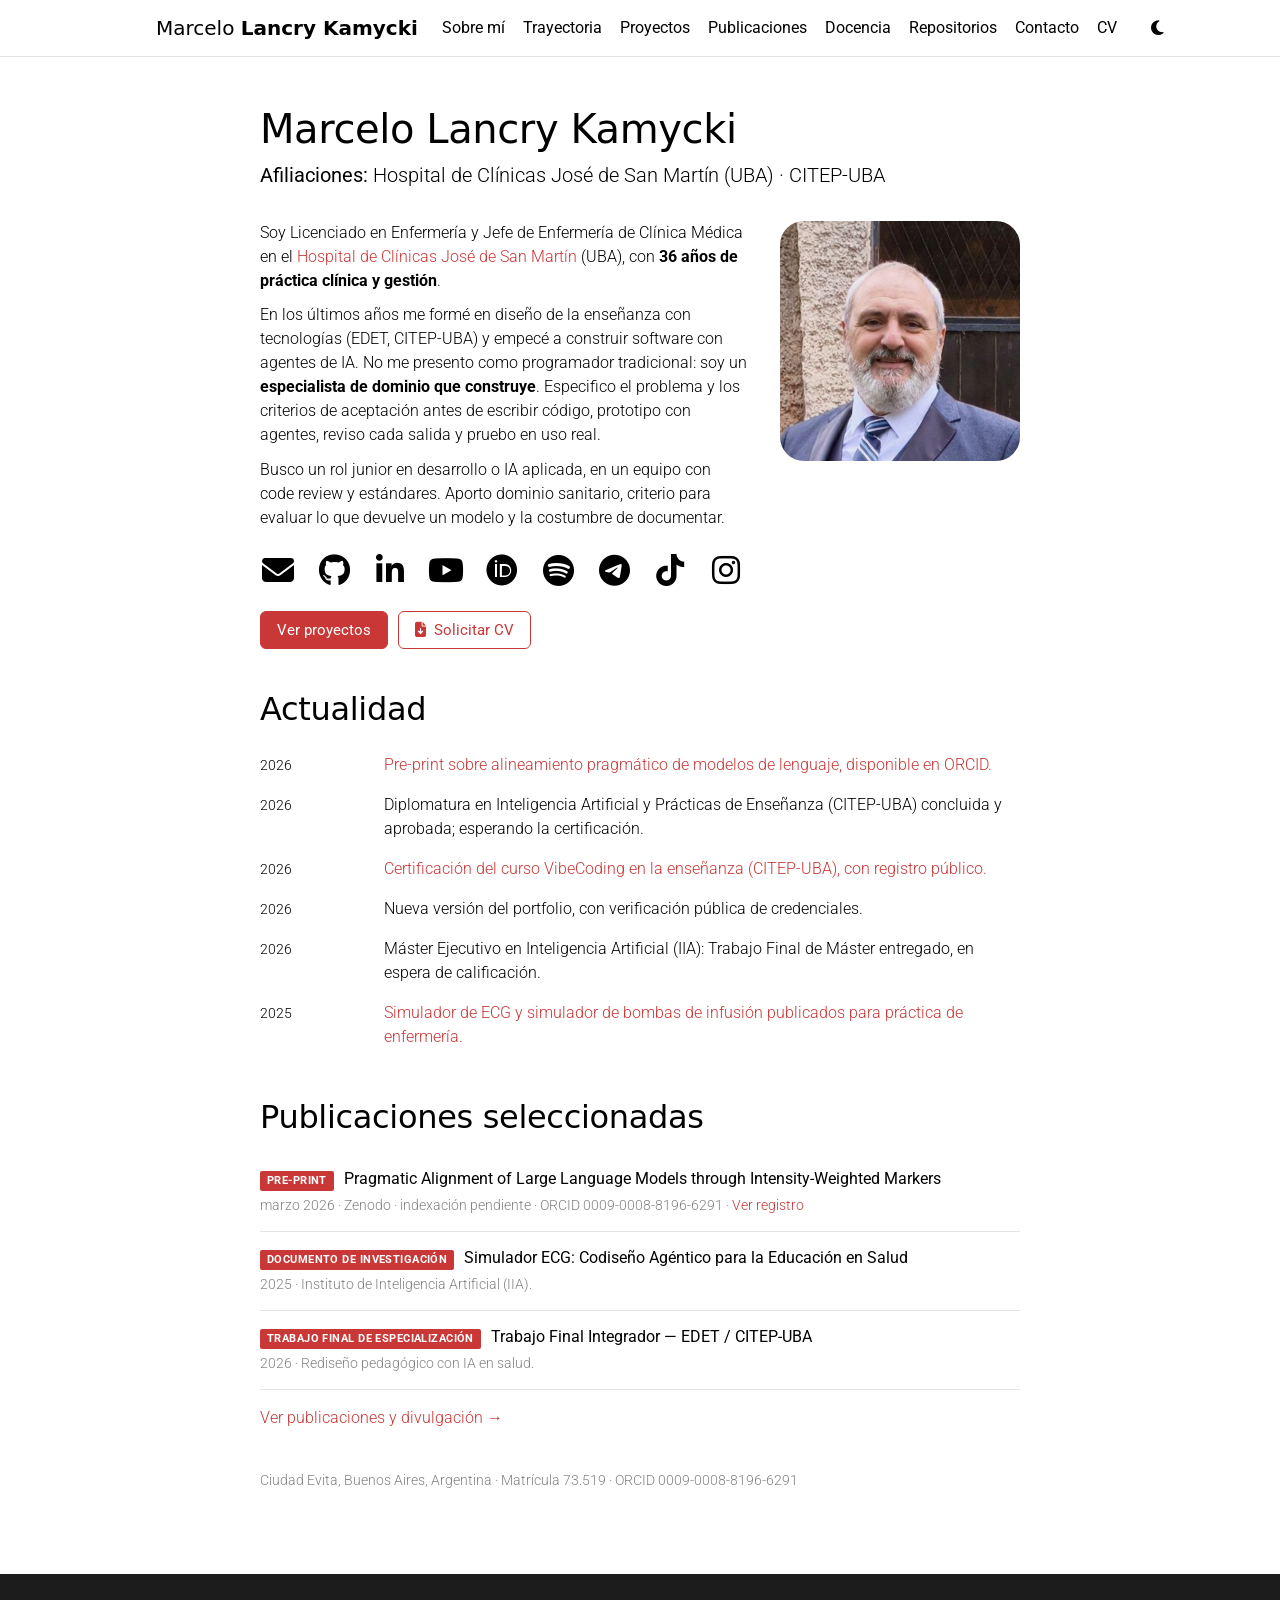
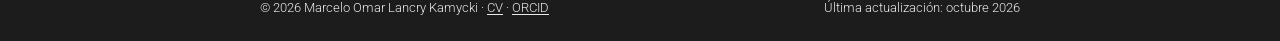
<file: simulador-ecg/index.html>
<!DOCTYPE html>
<html lang="es" data-theme="light">
  <head>
    <meta charset="UTF-8" />
    <meta name="viewport" content="width=device-width, initial-scale=1.0" />
    
    <meta name="description" content="Marcelo Omar Lancry Kamycki: Licenciado en Enfermería, Jefe de Enfermería (UBA) y desarrollador asistido por IA. Herramientas para salud y educación." />
    <meta name="author" content="Marcelo Omar Lancry Kamycki" />
    <meta property="og:title" content="Marcelo Lancry Kamycki — LANKAMAR" />
    <meta property="og:description" content="Enfermería, gestión hospitalaria e inteligencia artificial aplicada a salud y educación." />
    <meta property="og:type" content="website" />

    <script>
      (function () {
        try {
          var t = localStorage.getItem("theme");
          var q = new URLSearchParams(location.search).get("theme");
          if (q === "dark" || q === "light") {
            t = q;
            localStorage.setItem("theme", q);
          }
          if (t === "dark" || t === "light") {
            document.documentElement.setAttribute("data-theme", t);
          }
        } catch (e) {}
      })();
    </script>

    <link rel="preconnect" href="https://fonts.googleapis.com" />
    <link rel="preconnect" href="https://fonts.gstatic.com" crossorigin />
    <link
      href="https://fonts.googleapis.com/css2?family=Roboto:wght@300;400;500;700&family=Roboto+Slab:wght@400;600;700&display=swap"
      rel="stylesheet"
    />
    <link
      rel="stylesheet"
      href="https://cdnjs.cloudflare.com/ajax/libs/font-awesome/6.5.2/css/all.min.css"
      integrity="sha512-SnH5WK+bZxgPHs44uWIX+LLJAJ9/2PkPKZ5QiAj6Ta86w+fsb2TkcmfRyVX3pBnMFcV7oQPJkl9QevSCWr3W6A=="
      crossorigin="anonymous"
      referrerpolicy="no-referrer"
    />
    <script type="module" crossorigin src="/assets/index-D-NNohj2.js"></script>
    <link rel="stylesheet" crossorigin href="/assets/index-DfGlC-lY.css">
  <!-- SEO:PAGINA — generado desde seo.js -->
    <title>Simulador ECG — Marcelo Lancry Kamycki</title>
    <meta name="description" content="Simulador de electrocardiograma para práctica y enseñanza de arritmias cardíacas." />
    <link rel="canonical" href="https://lankamar.github.io/simulador-ecg" />
    <meta property="og:title" content="Simulador ECG — Marcelo Lancry Kamycki" />
    <meta property="og:description" content="Simulador de electrocardiograma para práctica y enseñanza de arritmias cardíacas." />
    <meta property="og:type" content="website" />
    <meta property="og:url" content="https://lankamar.github.io/simulador-ecg" />
    <meta property="og:image" content="https://lankamar.github.io/og-image.png" />
    <meta property="og:image:width" content="1200" />
    <meta property="og:image:height" content="630" />
    <meta property="og:image:alt" content="Marcelo Lancry Kamycki — LANKAMAR: proyectos y herramientas digitales" />
    <meta name="twitter:card" content="summary_large_image" />
    <meta name="twitter:title" content="Simulador ECG — Marcelo Lancry Kamycki" />
    <meta name="twitter:description" content="Simulador de electrocardiograma para práctica y enseñanza de arritmias cardíacas." />
    <meta name="twitter:image" content="https://lankamar.github.io/og-image.png" />
    <script type="application/ld+json">{"@context":"https://schema.org","@type":"Person","name":"Marcelo Omar Lancry Kamycki","alternateName":"LANKAMAR","url":"https://lankamar.github.io/","image":"https://lankamar.github.io/retrato-portada.jpg","jobTitle":"Licenciado en Enfermería y Jefe de Enfermería","worksFor":{"@type":"Organization","name":"Hospital de Clínicas José de San Martín (UBA)"},"affiliation":[{"@type":"Organization","name":"CITEP-UBA"},{"@type":"Organization","name":"Universidad de Buenos Aires"}],"sameAs":["https://www.linkedin.com/in/lankamar","https://github.com/lankamar","https://orcid.org/0009-0008-8196-6291","https://scholar.google.com/citations?user=ERLQOWcAAAAJ&hl=es","https://www.credly.com/users/marcelo-omar-lancry-kamycki"]}</script>
    <!-- /SEO:PAGINA -->

</head>
  <body>
    <div id="root"></div>
  </body>
</html>
</file>
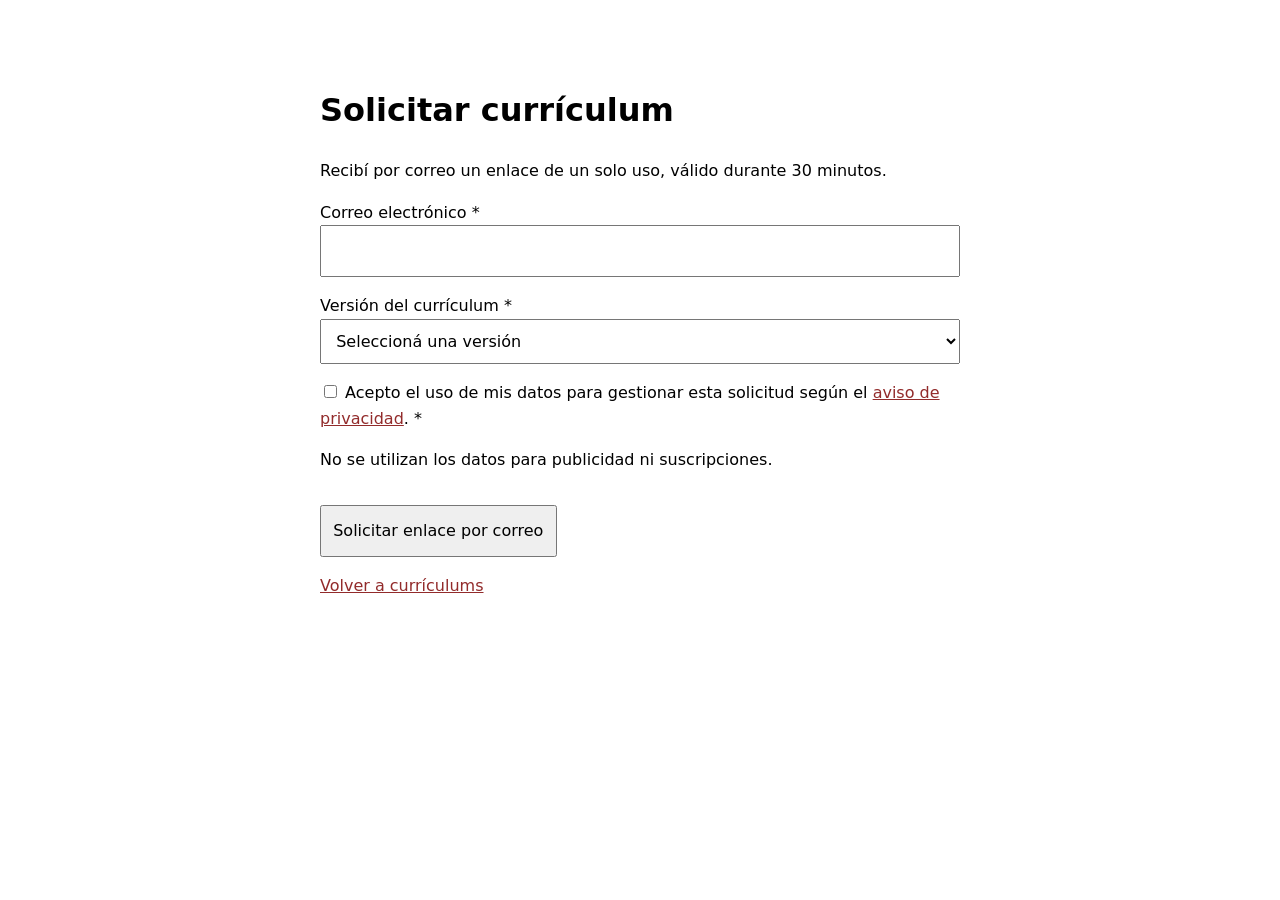
<file: solicitar-cv/index.html>
<!doctype html>
<html lang="es"><head><meta charset="utf-8"><meta name="viewport" content="width=device-width,initial-scale=1">
<meta name="robots" content="noindex,nofollow"><meta name="cv-api-base" content="https://teal-gnat-607186.hostingersite.com/cv-api">
<title>Solicitar CV | LANKAMAR</title>
<style>body{font:1rem system-ui;line-height:1.6;max-width:640px;margin:3rem auto;padding:1rem}label{display:block;margin-top:1rem}input[type=email],select,button{font:inherit;padding:.7rem;max-width:100%}input[type=email],select{width:100%;box-sizing:border-box}button{margin-top:1rem}a{color:#922b2b}:focus-visible{outline:3px solid #922b2b;outline-offset:3px}.trap{position:absolute;left:-10000px}</style></head>
<body><main><h1>Solicitar currículum</h1><p>Recibí por correo un enlace de un solo uso, válido durante 30 minutos.</p>
<form id="solicitud-cv">
<label for="email">Correo electrónico *</label><input id="email" name="email" type="email" autocomplete="email" maxlength="254" required aria-describedby="uso">
<label for="version">Versión del currículum *</label><select id="version" name="version" required><option value="">Seleccioná una versión</option><option value="tech">Tecnología e IA aplicada</option><option value="salud">Salud y gestión</option><option value="academico">Académico</option></select>
<input type="hidden" name="privacy_version" value="2026-11-01">
<div class="trap" aria-hidden="true"><label for="website">Sitio web</label><input id="website" name="website" tabindex="-1" autocomplete="off"></div>
<label><input name="consentimiento" type="checkbox" required> Acepto el uso de mis datos para gestionar esta solicitud según el <a href="/privacidad-cv/">aviso de privacidad</a>. *</label>
<p id="uso">No se utilizan los datos para publicidad ni suscripciones.</p>
<button type="submit" disabled>Solicitar enlace por correo</button><p id="estado" role="status" aria-live="polite">Servicio pendiente de habilitación.</p>
<noscript>Este formulario necesita JavaScript. Podés escribir a lankamar@gmail.com.</noscript></form>
<p><a href="/cv">Volver a currículums</a></p></main>
<script>
(()=>{
const form=document.querySelector('form'),button=form.querySelector('button'),status=document.getElementById('estado');
const base=document.querySelector('meta[name="cv-api-base"]').content.replace(/\/$/,'');
const version=new URLSearchParams(location.search).get('version');
if(['tech','salud','academico'].includes(version))form.elements.version.value=version;
if(!base)return;
button.disabled=false;status.textContent='';
form.addEventListener('submit',async event=>{
event.preventDefault();if(!form.reportValidity())return;button.disabled=true;status.textContent='Enviando solicitud…';
try{
const response=await fetch(base+'/request',{method:'POST',headers:{'Content-Type':'application/json'},body:JSON.stringify({email:form.elements.email.value,version:form.elements.version.value,consent:form.elements.consentimiento.checked,privacy_version:form.elements.privacy_version.value,website:form.elements.website.value})});
if(response.status===202){location.assign('/solicitud-cv-recibida/');return;}
status.textContent=response.status===429?'Alcanzaste el límite de solicitudes. Intentá más tarde.':response.status===422?'Revisá el correo, la versión y el consentimiento.':'No pudimos enviar el correo. Intentá más tarde.';
}catch{status.textContent='No pudimos conectar con el servicio. Intentá más tarde.';}finally{button.disabled=false;}
});
})();
</script></body></html>
</file>
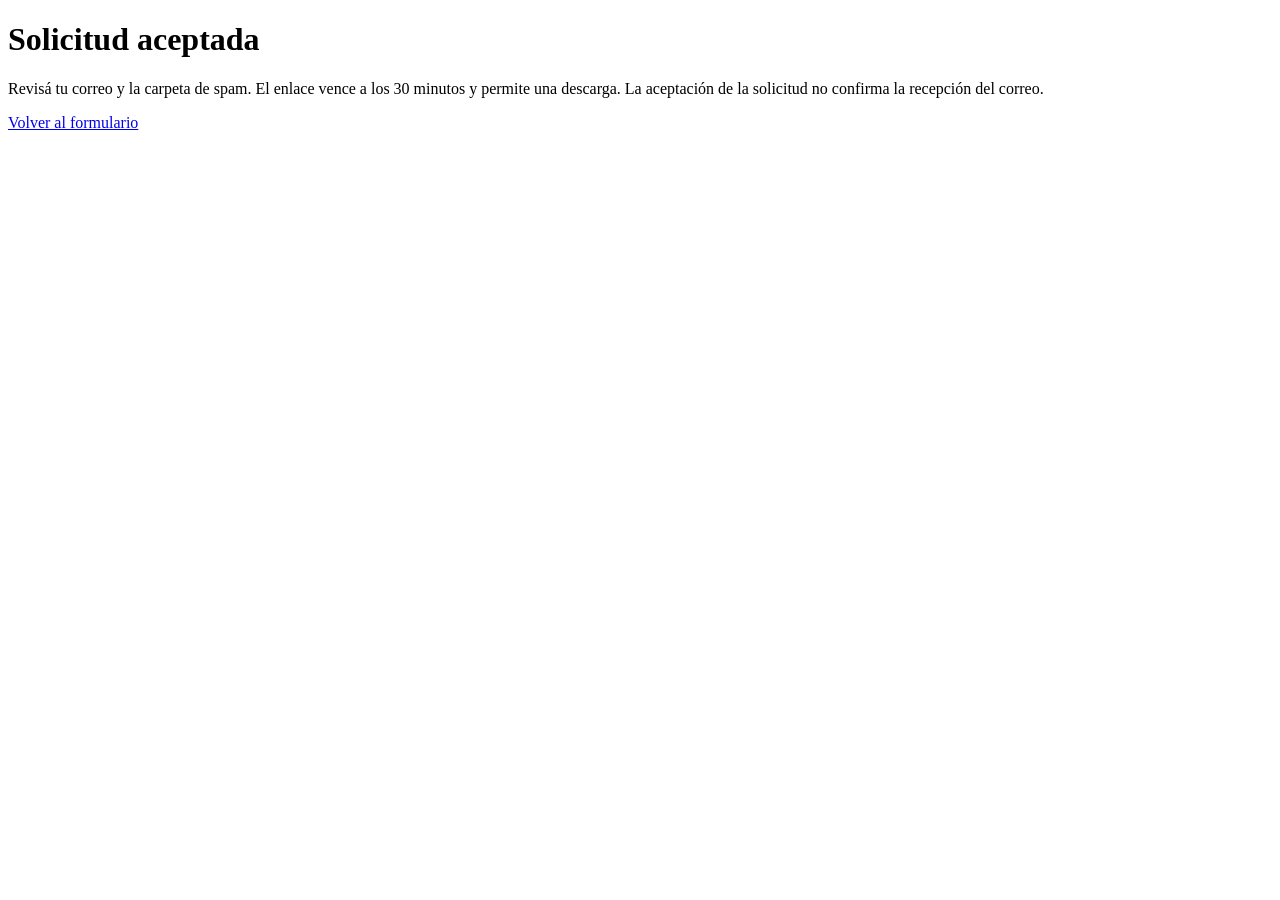
<file: solicitud-cv-recibida/index.html>
<!doctype html><html lang="es"><meta charset="utf-8"><meta name="viewport" content="width=device-width,initial-scale=1"><title>Solicitud aceptada</title><main><h1>Solicitud aceptada</h1><p>Revisá tu correo y la carpeta de spam. El enlace vence a los 30 minutos y permite una descarga. La aceptación de la solicitud no confirma la recepción del correo.</p><a href="/solicitar-cv/">Volver al formulario</a></main></html>
</file>
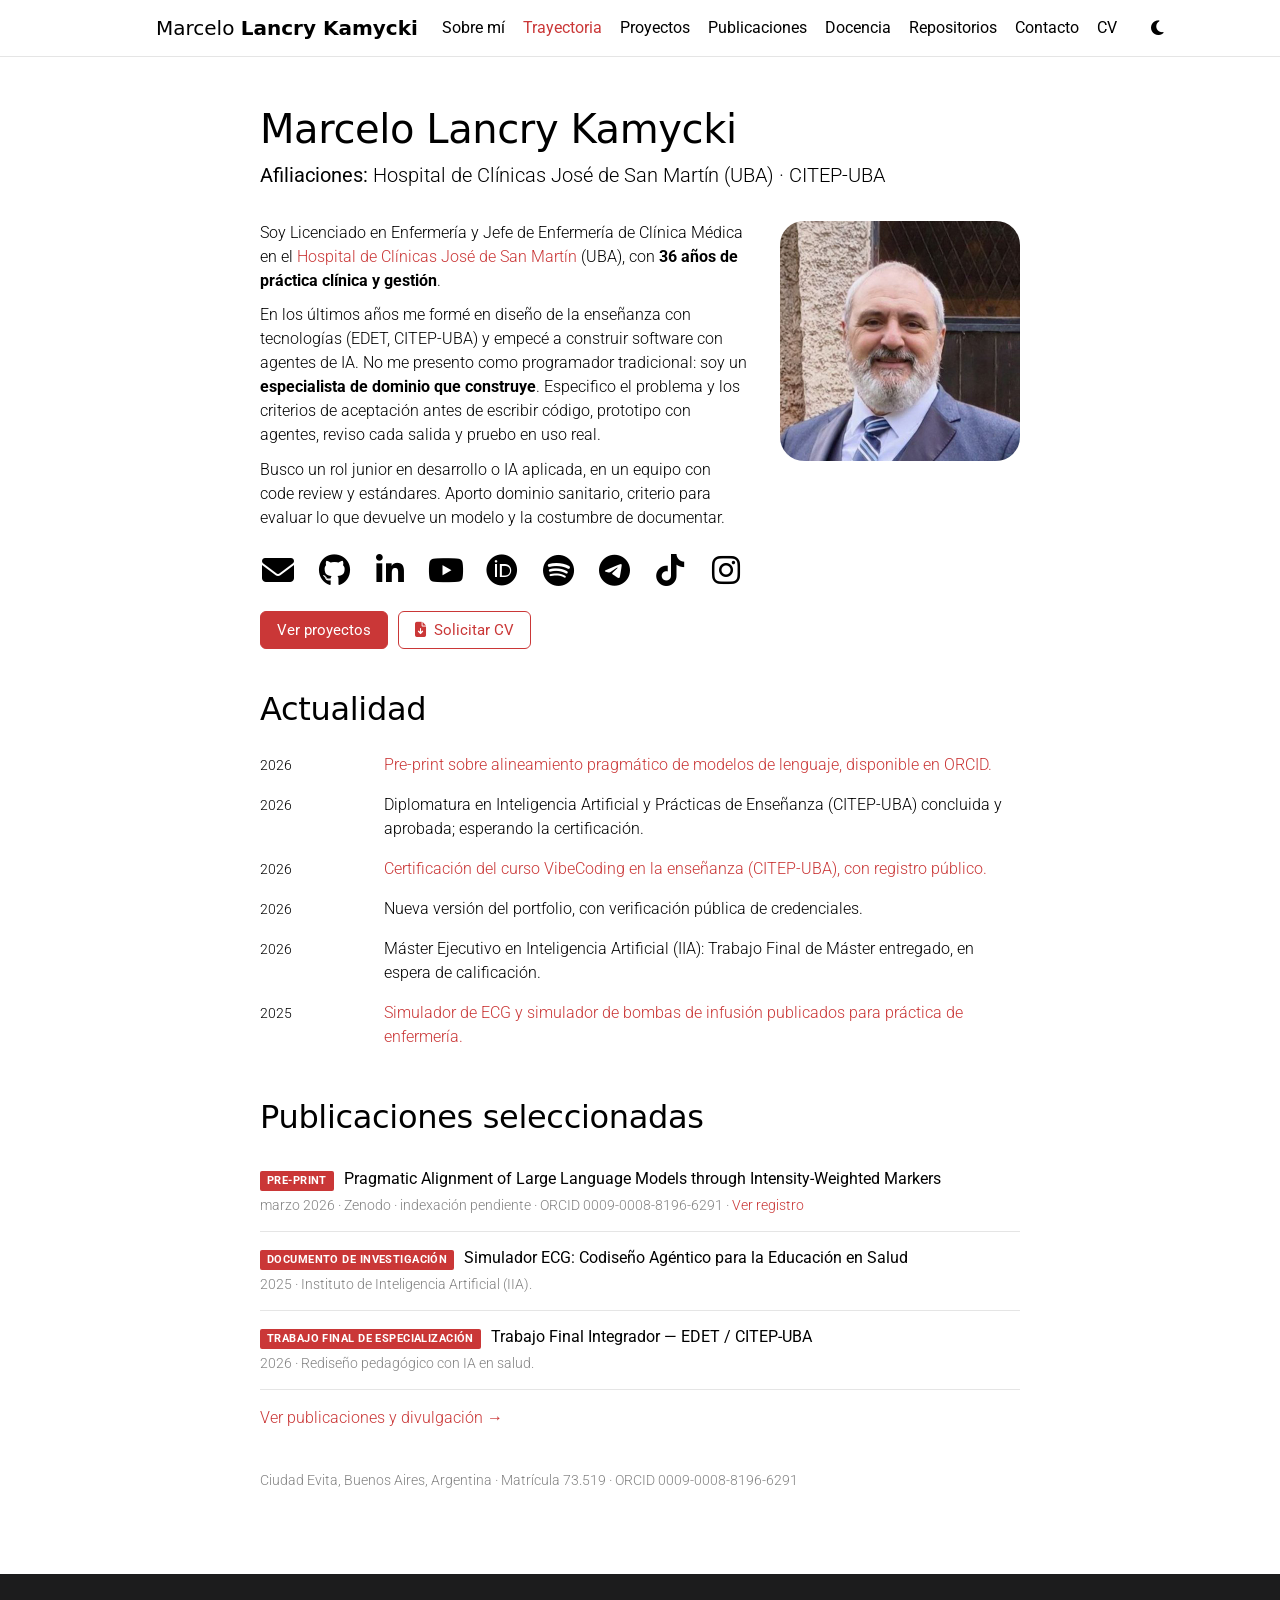
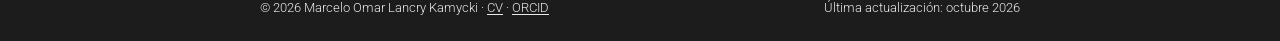
<file: trayectoria/index.html>
<!DOCTYPE html>
<html lang="es" data-theme="light">
  <head>
    <meta charset="UTF-8" />
    <meta name="viewport" content="width=device-width, initial-scale=1.0" />
    
    <meta name="description" content="Marcelo Omar Lancry Kamycki: Licenciado en Enfermería, Jefe de Enfermería (UBA) y desarrollador asistido por IA. Herramientas para salud y educación." />
    <meta name="author" content="Marcelo Omar Lancry Kamycki" />
    <meta property="og:title" content="Marcelo Lancry Kamycki — LANKAMAR" />
    <meta property="og:description" content="Enfermería, gestión hospitalaria e inteligencia artificial aplicada a salud y educación." />
    <meta property="og:type" content="website" />

    <script>
      (function () {
        try {
          var t = localStorage.getItem("theme");
          var q = new URLSearchParams(location.search).get("theme");
          if (q === "dark" || q === "light") {
            t = q;
            localStorage.setItem("theme", q);
          }
          if (t === "dark" || t === "light") {
            document.documentElement.setAttribute("data-theme", t);
          }
        } catch (e) {}
      })();
    </script>

    <link rel="preconnect" href="https://fonts.googleapis.com" />
    <link rel="preconnect" href="https://fonts.gstatic.com" crossorigin />
    <link
      href="https://fonts.googleapis.com/css2?family=Roboto:wght@300;400;500;700&family=Roboto+Slab:wght@400;600;700&display=swap"
      rel="stylesheet"
    />
    <link
      rel="stylesheet"
      href="https://cdnjs.cloudflare.com/ajax/libs/font-awesome/6.5.2/css/all.min.css"
      integrity="sha512-SnH5WK+bZxgPHs44uWIX+LLJAJ9/2PkPKZ5QiAj6Ta86w+fsb2TkcmfRyVX3pBnMFcV7oQPJkl9QevSCWr3W6A=="
      crossorigin="anonymous"
      referrerpolicy="no-referrer"
    />
    <script type="module" crossorigin src="/assets/index-D-NNohj2.js"></script>
    <link rel="stylesheet" crossorigin href="/assets/index-DfGlC-lY.css">
  <!-- SEO:PAGINA — generado desde seo.js -->
    <title>Trayectoria — Marcelo Lancry Kamycki</title>
    <meta name="description" content="36 años en el Hospital de Clínicas José de San Martín (UBA): experiencia, formación y competencias en enfermería y gestión." />
    <link rel="canonical" href="https://lankamar.github.io/trayectoria" />
    <meta property="og:title" content="Trayectoria — Marcelo Lancry Kamycki" />
    <meta property="og:description" content="36 años en el Hospital de Clínicas José de San Martín (UBA): experiencia, formación y competencias en enfermería y gestión." />
    <meta property="og:type" content="website" />
    <meta property="og:url" content="https://lankamar.github.io/trayectoria" />
    <meta property="og:image" content="https://lankamar.github.io/og-image.png" />
    <meta property="og:image:width" content="1200" />
    <meta property="og:image:height" content="630" />
    <meta property="og:image:alt" content="Marcelo Lancry Kamycki — LANKAMAR: proyectos y herramientas digitales" />
    <meta name="twitter:card" content="summary_large_image" />
    <meta name="twitter:title" content="Trayectoria — Marcelo Lancry Kamycki" />
    <meta name="twitter:description" content="36 años en el Hospital de Clínicas José de San Martín (UBA): experiencia, formación y competencias en enfermería y gestión." />
    <meta name="twitter:image" content="https://lankamar.github.io/og-image.png" />
    <script type="application/ld+json">{"@context":"https://schema.org","@type":"Person","name":"Marcelo Omar Lancry Kamycki","alternateName":"LANKAMAR","url":"https://lankamar.github.io/","image":"https://lankamar.github.io/retrato-portada.jpg","jobTitle":"Licenciado en Enfermería y Jefe de Enfermería","worksFor":{"@type":"Organization","name":"Hospital de Clínicas José de San Martín (UBA)"},"affiliation":[{"@type":"Organization","name":"CITEP-UBA"},{"@type":"Organization","name":"Universidad de Buenos Aires"}],"sameAs":["https://www.linkedin.com/in/lankamar","https://github.com/lankamar","https://orcid.org/0009-0008-8196-6291","https://scholar.google.com/citations?user=ERLQOWcAAAAJ&hl=es","https://www.credly.com/users/marcelo-omar-lancry-kamycki"]}</script>
    <!-- /SEO:PAGINA -->

</head>
  <body>
    <div id="root"></div>
  </body>
</html>
</file>
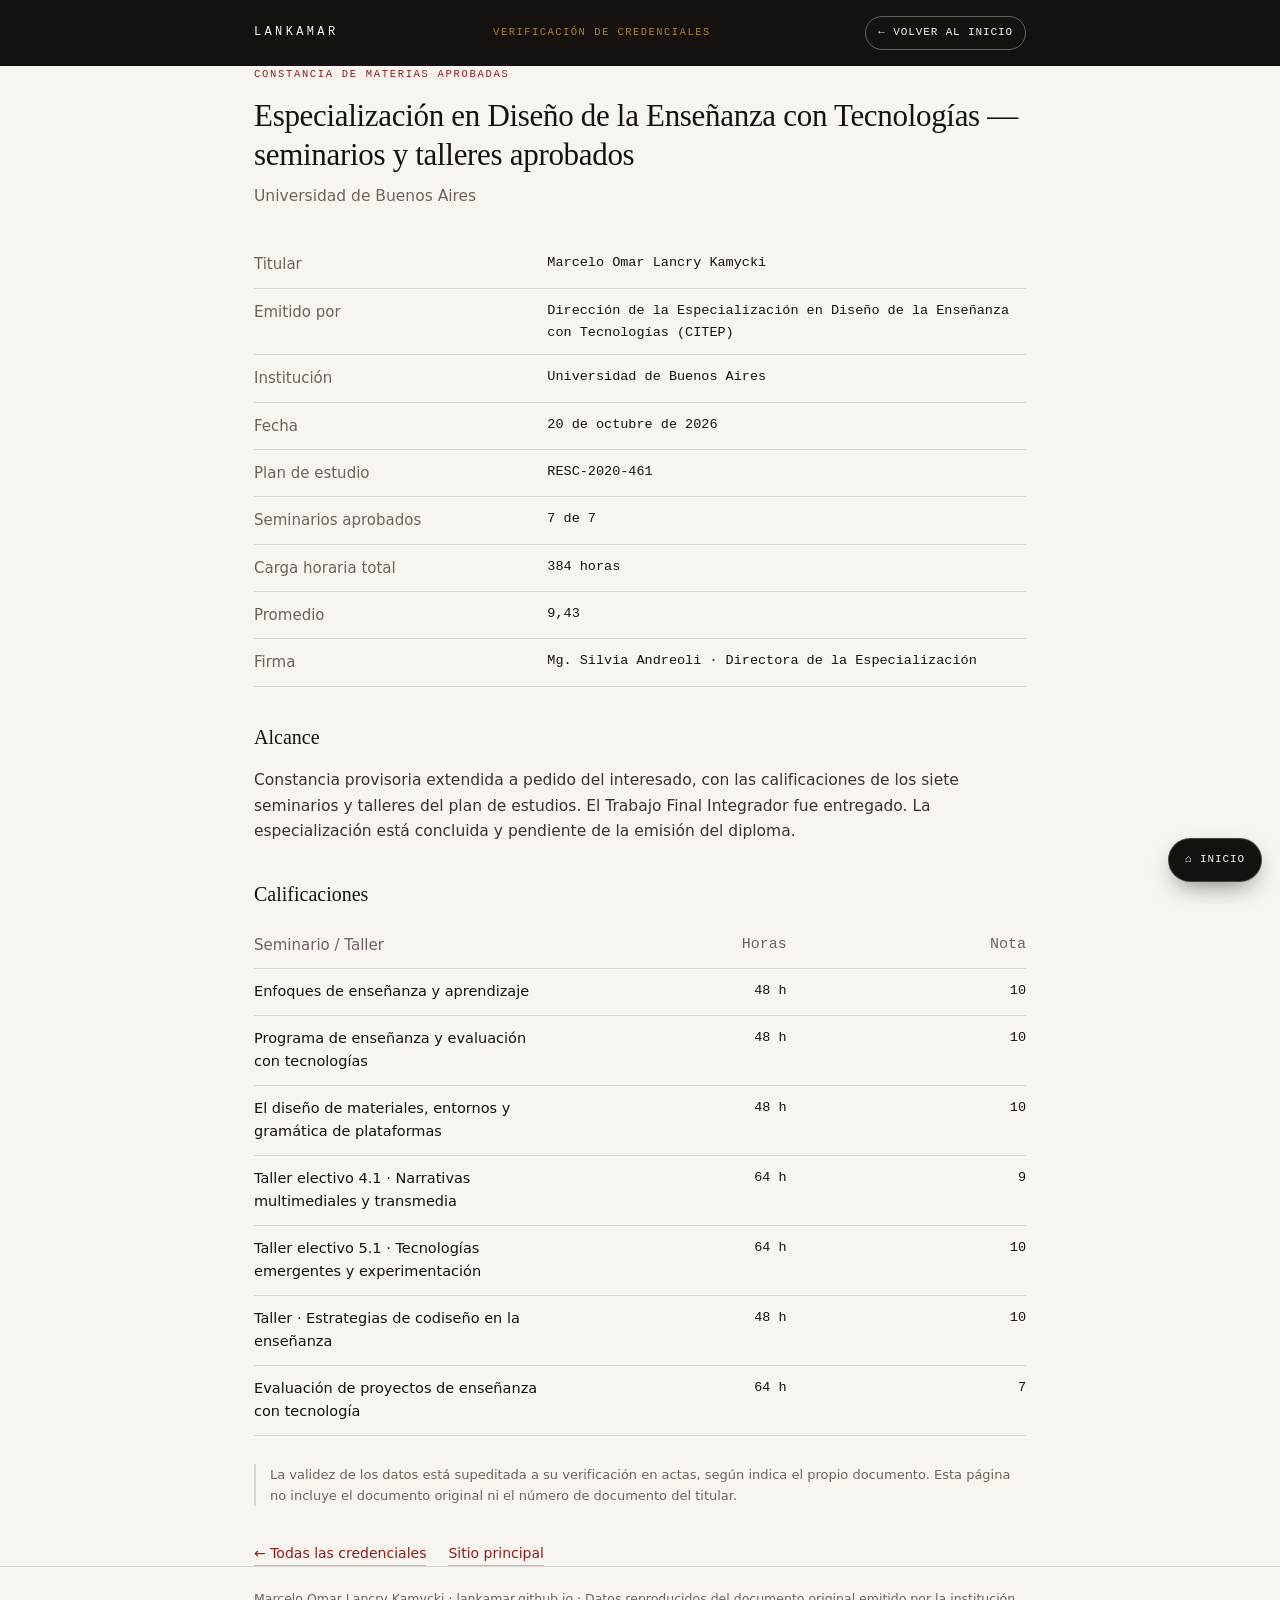
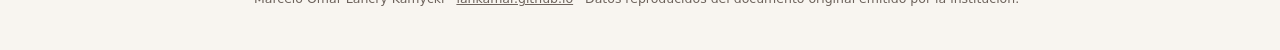
<file: credenciales/edet-uba-2026/index.html>
<!doctype html><html lang="es"><head><meta charset="utf-8"><meta name="viewport" content="width=device-width,initial-scale=1"><link rel="icon" type="image/svg+xml" href="/favicon.svg"><link rel="icon" type="image/png" sizes="32x32" href="/favicon-32.png"><title>Especialización en Diseño de la Enseñanza con Tecnologías — seminarios y talleres aprobados — Verificación</title><meta name="description" content="Constancia de materias aprobadas · Universidad de Buenos Aires"><style>
:root{--ink:#15110f;--paper:#f8f5f0;--ox:#8b1d1d;--gold:#a8802a;--muted:#6d635c;
--line:rgba(21,17,15,.13);--serif:"Iowan Old Style","Palatino Linotype",Palatino,Georgia,serif;
--sans:system-ui,-apple-system,"Segoe UI",Roboto,Helvetica,Arial,sans-serif;
--mono:ui-monospace,Menlo,Consolas,monospace}
*{box-sizing:border-box}
body{margin:0;background:var(--paper);color:var(--ink);font-family:var(--sans);font-size:16px;line-height:1.62;
-webkit-font-smoothing:antialiased}
.wrap{max-width:820px;margin:0 auto;padding:0 24px}
.bar{background:var(--ink);color:var(--paper);padding:16px 0}
.bar .wrap{display:flex;justify-content:space-between;align-items:center;gap:16px;flex-wrap:wrap}
.brand{font-family:var(--mono);letter-spacing:.28em;font-size:12px;color:var(--paper);text-decoration:none}
.tag{font-family:var(--mono);font-size:10.5px;letter-spacing:.14em;text-transform:uppercase;color:var(--gold)}
main{padding:56px 0 64px}
.eyebrow{font-family:var(--mono);font-size:10.5px;letter-spacing:.16em;text-transform:uppercase;color:var(--ox);margin-bottom:14px}
h1{font-family:var(--serif);font-weight:500;font-size:31px;line-height:1.25;margin:0 0 10px;letter-spacing:-.01em}
.sub{color:var(--muted);font-size:15.5px;margin:0 0 32px}
table{width:100%;border-collapse:collapse;margin:0 0 26px}
th,td{text-align:left;padding:11px 0;border-bottom:1px solid var(--line);vertical-align:top;font-size:15px}
th{width:38%;color:var(--muted);font-weight:500}
td{font-family:var(--mono);font-size:13.5px}
table.sem td:first-child{font-family:var(--sans);font-size:14.5px}
table.sem .num{text-align:right;width:80px;font-family:var(--mono)}
h2{font-family:var(--serif);font-weight:500;font-size:20px;margin:34px 0 12px}
p{font-size:15.5px;color:#3a322e}
.note{font-size:13px;color:var(--muted);border-left:2px solid var(--line);padding-left:14px;margin-top:28px}
.links{margin-top:36px;display:flex;gap:22px;flex-wrap:wrap;font-size:14px}
.links a{color:var(--ox);text-decoration:none;border-bottom:1px solid rgba(139,29,29,.3);padding-bottom:1px}
footer{border-top:1px solid var(--line);padding:22px 0 40px;font-size:12.5px;color:var(--muted)}
.cards{display:grid;gap:14px;margin-top:30px}
.card{background:#fff;border:1px solid var(--line);border-left:2px solid rgba(139,29,29,.6);
border-radius:10px;padding:20px 22px;text-decoration:none;color:inherit;display:block;transition:.15s}
.card:hover{border-color:rgba(139,29,29,.45);transform:translateY(-1px)}
.card h3{font-family:var(--serif);font-weight:500;font-size:18px;margin:0 0 6px}
.card p{margin:0;font-size:13.5px;color:var(--muted)}
.card .meta{font-family:var(--mono);font-size:10.5px;letter-spacing:.1em;text-transform:uppercase;color:var(--ox);margin-top:10px}
@media(max-width:560px){h1{font-size:25px}th{width:44%}td{font-size:12.5px}}
@media print{.bar,footer,.links{display:none}body{background:#fff}main{padding:0}}

/* Navegación de regreso siempre visible */
.bar{position:sticky;top:0;z-index:50}
.back{font-family:var(--mono);font-size:11px;letter-spacing:.08em;text-transform:uppercase;
color:var(--paper);text-decoration:none;border:1px solid rgba(248,245,240,.35);
padding:7px 12px;border-radius:999px;white-space:nowrap}
.back:hover{background:rgba(248,245,240,.12);border-color:rgba(248,245,240,.6)}
.home-fab{position:fixed;right:18px;bottom:18px;z-index:60;background:var(--ink);color:var(--paper);
text-decoration:none;font-family:var(--mono);font-size:11px;letter-spacing:.08em;text-transform:uppercase;
padding:12px 16px;border-radius:999px;box-shadow:0 10px 24px -8px rgba(21,17,15,.55);
display:inline-flex;align-items:center;gap:7px;border:1px solid rgba(248,245,240,.22)}
.home-fab:hover{background:var(--ox)}
@media(max-width:560px){.bar .tag{display:none}.back{font-size:10px;padding:6px 10px}}
@media print{.home-fab{display:none}.bar{position:static}}
</style></head><body><header class="bar"><div class="wrap"><a class="brand" href="/">LANKAMAR</a><span class="tag">Verificación de credenciales</span><a class="back" href="/">← Volver al inicio</a></div></header><main class="wrap"><div class="eyebrow">Constancia de materias aprobadas</div><h1>Especialización en Diseño de la Enseñanza con Tecnologías — seminarios y talleres aprobados</h1><p class="sub">Universidad de Buenos Aires</p><table><tbody><tr><th>Titular</th><td>Marcelo Omar Lancry Kamycki</td></tr><tr><th>Emitido por</th><td>Dirección de la Especialización en Diseño de la Enseñanza con Tecnologías (CITEP)</td></tr><tr><th>Institución</th><td>Universidad de Buenos Aires</td></tr><tr><th>Fecha</th><td>20 de octubre de 2026</td></tr><tr><th>Plan de estudio</th><td>RESC-2020-461</td></tr><tr><th>Seminarios aprobados</th><td>7 de 7</td></tr><tr><th>Carga horaria total</th><td>384 horas</td></tr><tr><th>Promedio</th><td>9,43</td></tr><tr><th>Firma</th><td>Mg. Silvia Andreoli · Directora de la Especialización</td></tr></tbody></table><h2>Alcance</h2><p>Constancia provisoria extendida a pedido del interesado, con las calificaciones de los siete seminarios y talleres del plan de estudios. El Trabajo Final Integrador fue entregado. La especialización está concluida y pendiente de la emisión del diploma.</p><h2>Calificaciones</h2><table class="sem"><thead><tr><th>Seminario / Taller</th><th class="num">Horas</th><th class="num">Nota</th></tr></thead><tbody><tr><td>Enfoques de enseñanza y aprendizaje</td><td class="num">48 h</td><td class="num">10</td></tr><tr><td>Programa de enseñanza y evaluación con tecnologías</td><td class="num">48 h</td><td class="num">10</td></tr><tr><td>El diseño de materiales, entornos y gramática de plataformas</td><td class="num">48 h</td><td class="num">10</td></tr><tr><td>Taller electivo 4.1 · Narrativas multimediales y transmedia</td><td class="num">64 h</td><td class="num">9</td></tr><tr><td>Taller electivo 5.1 · Tecnologías emergentes y experimentación</td><td class="num">64 h</td><td class="num">10</td></tr><tr><td>Taller · Estrategias de codiseño en la enseñanza</td><td class="num">48 h</td><td class="num">10</td></tr><tr><td>Evaluación de proyectos de enseñanza con tecnología</td><td class="num">64 h</td><td class="num">7</td></tr></tbody></table><p class="note">La validez de los datos está supeditada a su verificación en actas, según indica el propio documento. Esta página no incluye el documento original ni el número de documento del titular.</p><div class="links"><a href="/credenciales/">← Todas las credenciales</a><a href="/">Sitio principal</a></div></main><footer><div class="wrap">Marcelo Omar Lancry Kamycki · <a href="/" style="color:inherit">lankamar.github.io</a> · Datos reproducidos del documento original emitido por la institución.</div></footer><a class="home-fab" href="/" aria-label="Volver al inicio">⌂ Inicio</a></body></html>
</file>
<file: assets/index-DfGlC-lY.css>
:root{--bg: #ffffff;--bg-soft: #f7f7f7;--text: #000000;--muted: #828282;--accent: #ca3737;--accent-hover: #ca3737;--accent-soft: rgba(202, 55, 55, .07);--border: rgba(0, 0, 0, .1);--border-strong: rgba(0, 0, 0, .25);--card: #ffffff;--footer-bg: #1c1c1d;--footer-text: #e8e8e8;--nav-h: 57px;--max: 800px;--font-body: "Roboto", -apple-system, BlinkMacSystemFont, "Segoe UI", Helvetica, Arial, sans-serif;--font-head: ui-sans-serif, system-ui, -apple-system, "Segoe UI", Roboto, Helvetica, Arial, sans-serif}html[data-theme=dark]{--bg: #1c1c1d;--bg-soft: #232426;--text: #e8e8e8;--muted: #c9c9c9;--accent: #2698ba;--accent-hover: #2698ba;--accent-soft: rgba(38, 152, 186, .14);--border: #424246;--border-strong: #5c5c61;--card: #212529;--footer-bg: #e8e8e8;--footer-text: #1c1c1d}*,*:before,*:after{box-sizing:border-box}html{scroll-behavior:smooth;background:var(--bg)}body{margin:0;padding-top:var(--nav-h);background:var(--bg);color:var(--text);font-family:var(--font-body);font-size:16px;font-weight:300;line-height:1.5;-webkit-font-smoothing:antialiased;text-rendering:optimizeLegibility;transition:background-color .25s ease,color .25s ease}h1,h2,h3,h4{font-family:var(--font-head);color:var(--text);font-weight:300;line-height:1.2;letter-spacing:-.01em;margin:0 0 .5rem}h1{font-size:2.5rem;margin-bottom:.5rem}h2{font-size:2rem;margin-top:2.6rem;margin-bottom:1rem}h3{font-size:1.25rem;font-weight:400;margin-bottom:.35rem}p{margin:0 0 .65rem}a{color:var(--accent);text-decoration:none}a:hover,a:focus-visible{color:var(--accent);text-decoration:underline;text-underline-offset:2px}a:focus-visible,button:focus-visible{outline:2px solid var(--accent);outline-offset:3px;border-radius:2px}strong,b{font-weight:700}hr{border:0;border-top:1px solid var(--border);margin:2rem 0}small,.muted{color:var(--muted)}.container{width:100%;max-width:var(--max);margin:0 auto;padding:0 20px}.navbar{position:fixed;top:0;left:0;right:0;height:var(--nav-h);z-index:100;background:var(--bg);border-bottom:1px solid var(--border)}.nav-inner{max-width:1000px;height:100%;margin:0 auto;padding:0 16px;display:flex;align-items:center;gap:16px}.brand{font-family:var(--font-head);font-size:1.25rem;font-weight:100;color:var(--text);white-space:nowrap;letter-spacing:0}.brand b{font-weight:700}.brand:hover{text-decoration:none;color:var(--text)}.nav-links{display:flex;align-items:center;gap:2px;margin-left:auto;list-style:none;padding:0;margin-bottom:0;margin-top:0}.nav-links a{display:inline-block;padding:7px 8px;font-size:1rem;font-weight:400;color:var(--text);white-space:nowrap}.nav-links a:hover{color:var(--accent);text-decoration:none}.nav-links a.active{color:var(--accent)}.theme-toggle{display:inline-flex;align-items:center;justify-content:center;width:34px;height:34px;margin-left:4px;border:0;background:transparent;color:var(--text);font-size:1.05rem;cursor:pointer}.theme-toggle:hover{color:var(--accent)}html[data-theme=dark] .theme-toggle .fa-moon,html[data-theme=light] .theme-toggle .fa-sun{display:none}html[data-theme=dark] .btn:not(.btn-outline),html[data-theme=dark] .btn:not(.btn-outline):hover{color:#0c1a1f}html[data-theme=dark] .btn-outline,html[data-theme=dark] .btn-outline:hover{color:var(--accent)}html[data-theme=dark] .badge{color:#0c1a1f}.nav-burger{display:none;width:40px;height:40px;border:0;background:transparent;color:var(--text);font-size:1.2rem;cursor:pointer}main{min-height:calc(100vh - var(--nav-h) - 140px);padding:48px 0 72px}.page{animation:page-fade .55s ease both}@keyframes page-fade{0%{opacity:0}to{opacity:1}}@media(prefers-reduced-motion:reduce){.page{animation:none}html{scroll-behavior:auto}}.affil{font-size:1.25rem;font-weight:300;line-height:1.4;margin-bottom:2rem}.affil b{font-weight:400}.profile{display:grid;grid-template-columns:minmax(0,1fr) 240px;gap:32px;align-items:start}.profile-photo{width:240px;height:240px;object-fit:cover;object-position:center 12%;border-radius:24px;display:block}.social-row{display:flex;flex-wrap:wrap;gap:20px;margin-top:1.4rem;font-size:2rem;line-height:1}.social-row a{color:var(--text);display:inline-flex;align-items:center;justify-content:center;width:36px;height:36px}.social-row a:hover{color:var(--accent);text-decoration:none}.actions{display:flex;flex-wrap:wrap;gap:10px;margin-top:1.4rem}.btn{display:inline-flex;align-items:center;gap:8px;padding:9px 16px;border-radius:6px;border:1px solid var(--accent);background:var(--accent);color:#fff;font-family:var(--font-body);font-size:.95rem;font-weight:400;line-height:1.2;cursor:pointer}.btn:hover{background:var(--accent);border-color:var(--accent);color:#fff;text-decoration:none;opacity:.88}.btn-outline{background:transparent;color:var(--accent)}.btn-outline:hover{background:var(--accent-soft);color:var(--accent)}.news{list-style:none;padding:0;margin:0}.news li{display:grid;grid-template-columns:108px minmax(0,1fr);gap:16px;padding:8px 0}.news .date{color:var(--text);font-size:.9rem;padding-top:2px}.pub{padding:14px 0;border-bottom:1px solid var(--border)}.pub:first-of-type{border-top:1px solid var(--border)}.pub-head{display:flex;align-items:baseline;gap:10px;flex-wrap:wrap}.pub-title{font-weight:400;font-size:1rem}.badge{display:inline-block;padding:2px 7px;border-radius:2px;background:var(--accent);color:#fff;font-size:.68rem;font-weight:700;letter-spacing:.04em;text-transform:uppercase;vertical-align:middle}.badge-soft{background:var(--accent-soft);color:var(--accent)}.pub-meta{margin-top:4px;color:var(--muted);font-size:.9rem}.entry{padding:16px 0;border-bottom:1px solid var(--border)}.entry:first-of-type{border-top:1px solid var(--border)}.entry-head{display:flex;justify-content:space-between;align-items:baseline;gap:16px;flex-wrap:wrap}.entry-title{font-weight:400;font-size:1.05rem}.entry-when{color:var(--muted);font-size:.9rem;white-space:nowrap}.entry-sub{color:var(--muted);font-size:.95rem;margin-top:1px}.entry-detail{color:var(--muted);font-size:.9rem;line-height:1.55;margin:4px 0 0}.entry p{margin:.5rem 0 0}.entry-body{display:flex;gap:20px;align-items:flex-start}.entry-body>div{flex:1;min-width:0}.project-thumb{width:220px;border:1px solid var(--border);border-radius:8px;display:block;flex:0 0 auto}.chips{display:flex;flex-wrap:wrap;gap:6px;margin-top:8px}.chip{font-size:.75rem;color:var(--muted);border:1px solid var(--border);border-radius:999px;padding:1px 9px;line-height:1.6}.timeline{border-left:1px solid var(--border-strong);padding-left:18px;margin:1rem 0 0}.timeline .entry{border-top:0;border-bottom:1px solid var(--border);position:relative}.timeline .entry:first-of-type{border-top:0;padding-top:0}.timeline .entry:before{content:"";position:absolute;left:-22px;top:25px;width:7px;height:7px;border-radius:50%;background:var(--accent)}.timeline .entry:first-of-type:before{top:9px}.timeline ul{margin:.4rem 0 0;padding-left:1.1rem;color:var(--text);font-size:.98rem}.timeline li{margin-bottom:2px}.grid-2{display:grid;grid-template-columns:repeat(2,minmax(0,1fr));gap:16px}.card{border:1px solid var(--border);border-radius:12px;padding:18px 20px;background:var(--card)}.card h3{margin-bottom:4px}.card p{color:var(--text);font-size:.95rem;margin:0}.card .actions{margin-top:14px}.page-sub{font-size:.9rem;font-weight:700;margin-bottom:1.4rem}.repo-grid{display:grid;grid-template-columns:repeat(2,minmax(0,1fr));gap:16px;margin-top:.4rem}.repo-card{display:flex;flex-direction:column;gap:6px;min-height:116px;padding:12px 14px;border:1px solid var(--border);border-radius:6px;background:var(--card);color:var(--text)}.repo-card:hover{border-color:var(--border-strong)}.repo-name{display:flex;align-items:center;gap:7px;font-size:.95rem;font-weight:600;color:#0969da;word-break:break-word}.repo-name i{font-size:.85rem}.repo-card:hover .repo-name{text-decoration:underline}html[data-theme=dark] .repo-name{color:#58a6ff}.repo-desc{font-size:.8rem;line-height:1.5;color:var(--muted);display:-webkit-box;-webkit-line-clamp:3;-webkit-box-orient:vertical;overflow:hidden}.repo-meta{display:flex;flex-wrap:wrap;align-items:center;gap:14px;margin-top:auto;padding-top:4px;font-size:.75rem;color:var(--muted)}.repo-meta i{margin-right:4px}.repo-lang{display:inline-flex;align-items:center;gap:5px}.lang-dot{width:9px;height:9px;border-radius:50%;display:inline-block}.repo-demo{margin-left:auto;font-weight:500}.repo-demo:hover{text-decoration:underline}.cv-card{display:flex;align-items:center;justify-content:space-between;gap:16px;padding:16px 20px;border:1px solid var(--border);border-radius:12px;margin-bottom:12px}.cv-card p{margin:2px 0 0;color:var(--muted);font-size:.93rem}.contact-list{list-style:none;padding:0;margin:1.2rem 0 0}.contact-list li{display:flex;align-items:center;gap:12px;padding:9px 0;border-bottom:1px solid var(--border)}.contact-list i{width:22px;color:var(--accent);text-align:center;font-size:1.05rem}footer{background:var(--footer-bg);color:var(--footer-text);padding:24px 0;font-size:.8rem;font-weight:300}footer .container{display:flex;justify-content:space-between;gap:16px;flex-wrap:wrap}footer a{color:var(--footer-text);text-decoration:underline;text-underline-offset:2px}footer a:hover{color:var(--footer-text);opacity:.8}footer p{margin:0}@media(max-width:1080px){.nav-links{position:absolute;top:var(--nav-h);left:0;right:0;display:none;flex-direction:column;align-items:stretch;gap:0;background:var(--bg);border-bottom:1px solid var(--border);padding:6px 16px 12px}.nav-links.open{display:flex}.nav-links a{padding:10px 4px;border-bottom:1px solid var(--border)}.nav-links li:last-child a{border-bottom:0}.nav-burger{display:inline-flex;align-items:center;justify-content:center}.theme-toggle{margin-left:auto}}@media(max-width:760px){main{padding-top:32px}h1{font-size:2rem}h2{font-size:1.6rem;margin-top:2.1rem}.affil{font-size:1.1rem}.profile{grid-template-columns:1fr;gap:22px}.profile-photo{width:200px;height:200px;justify-self:start;order:-1}.social-row{gap:4px;font-size:1.55rem}.social-row a{width:30px;height:30px}.news li{grid-template-columns:1fr;gap:2px}.grid-2,.repo-grid{grid-template-columns:1fr}.entry-body{flex-direction:column}.project-thumb{width:100%}.cv-card{flex-direction:column;align-items:flex-start}footer .container{flex-direction:column}}
</file>
